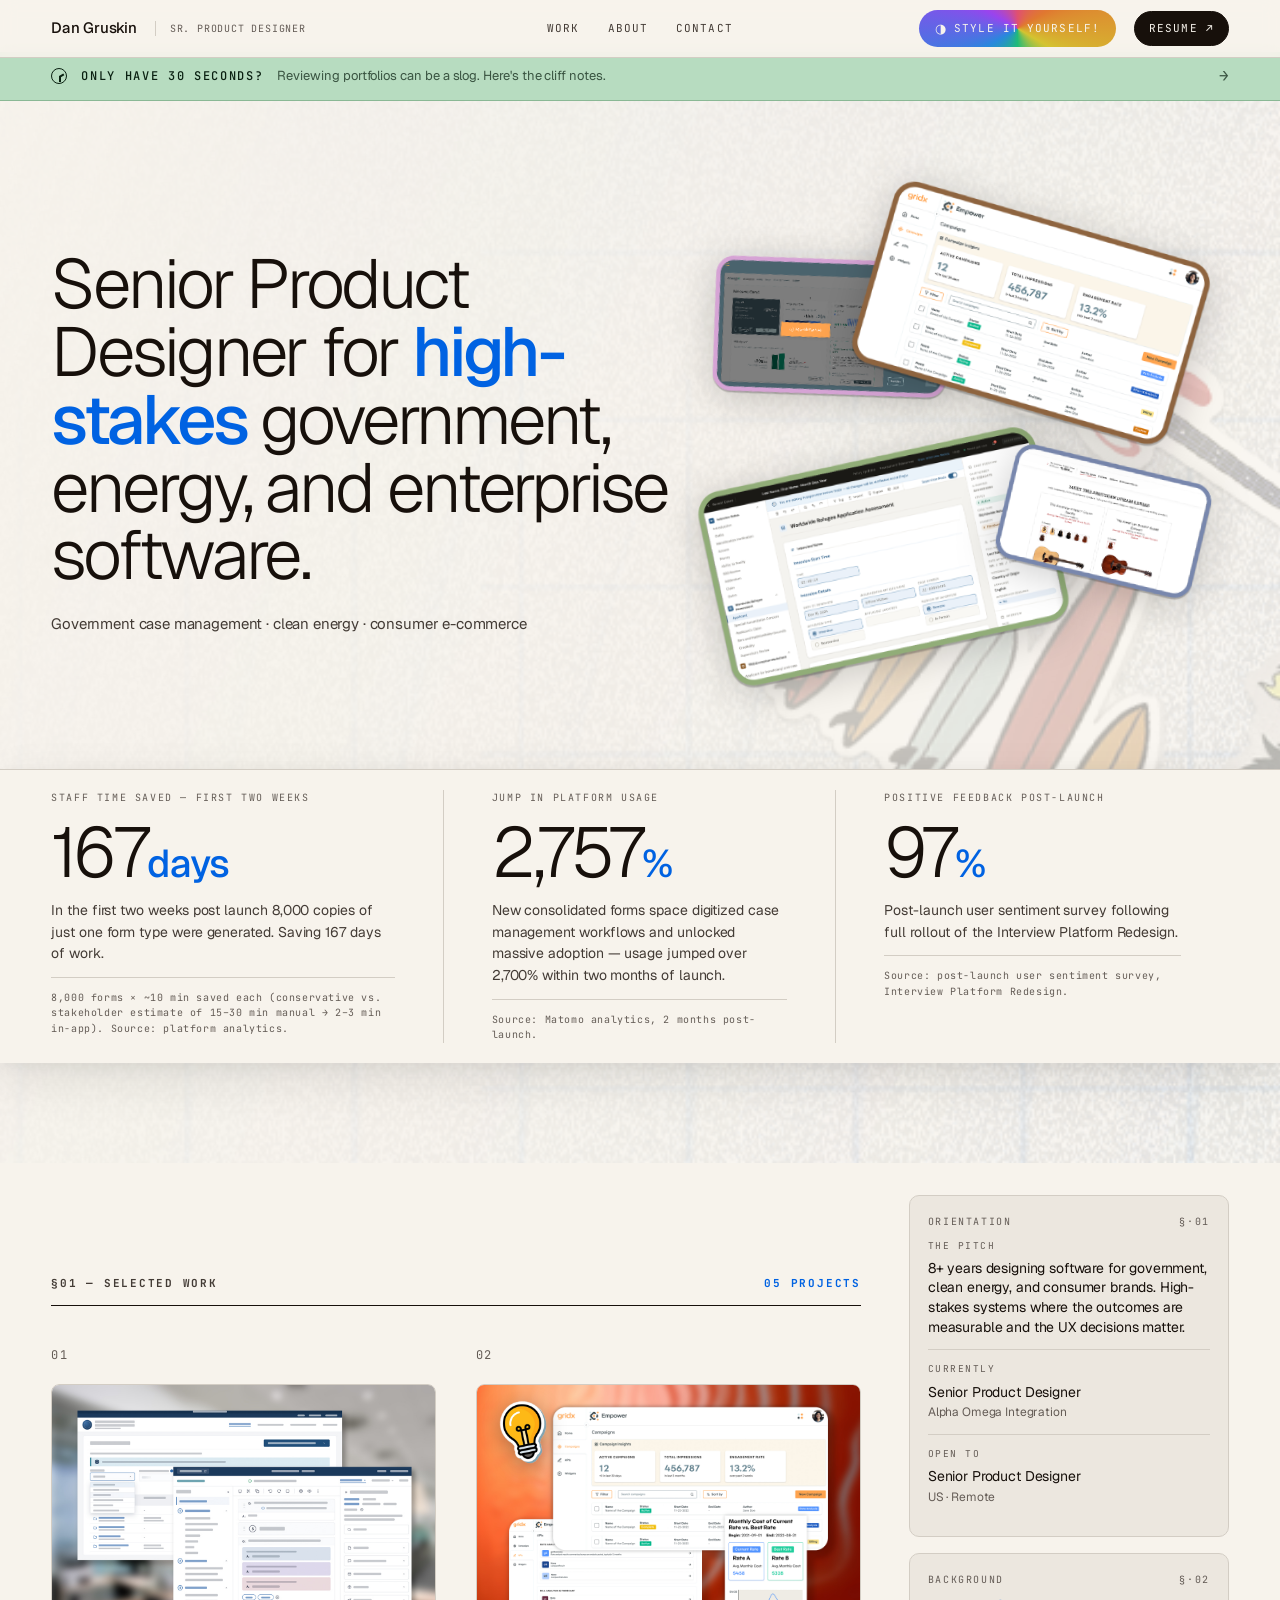
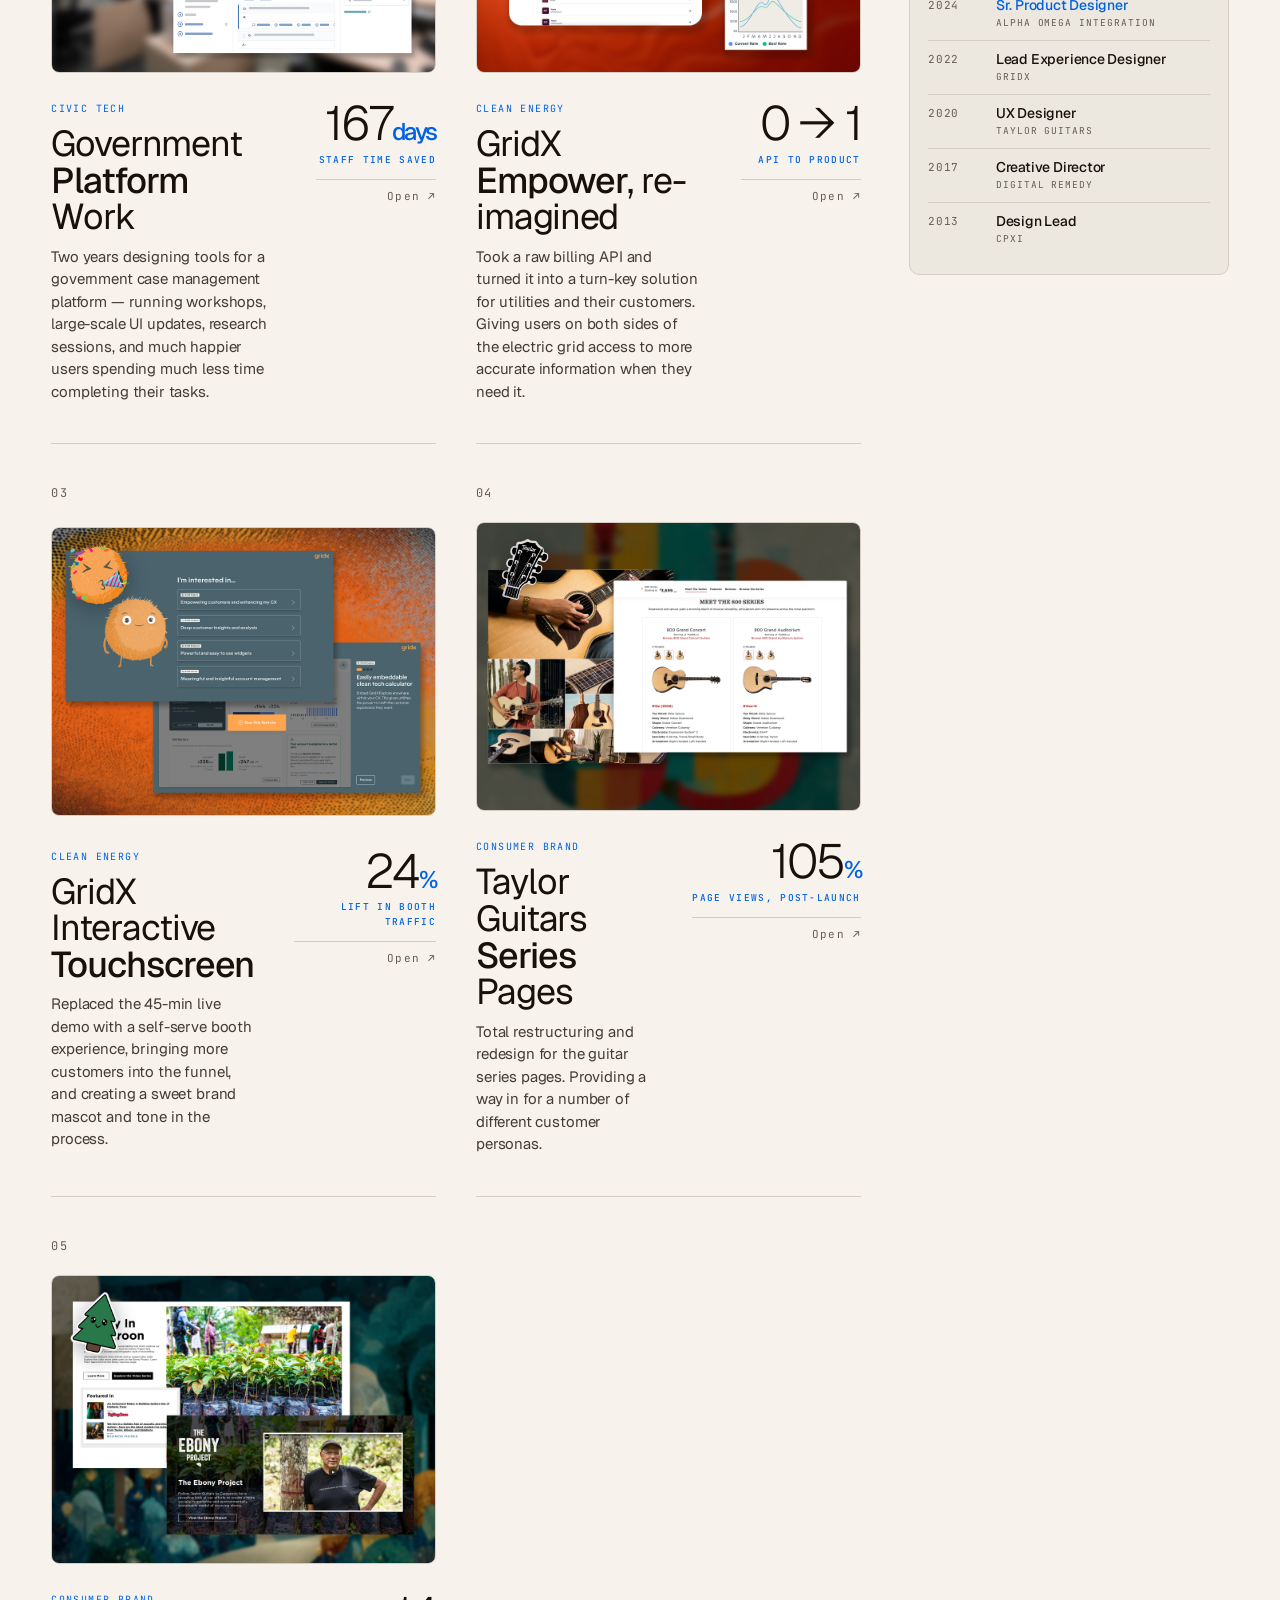
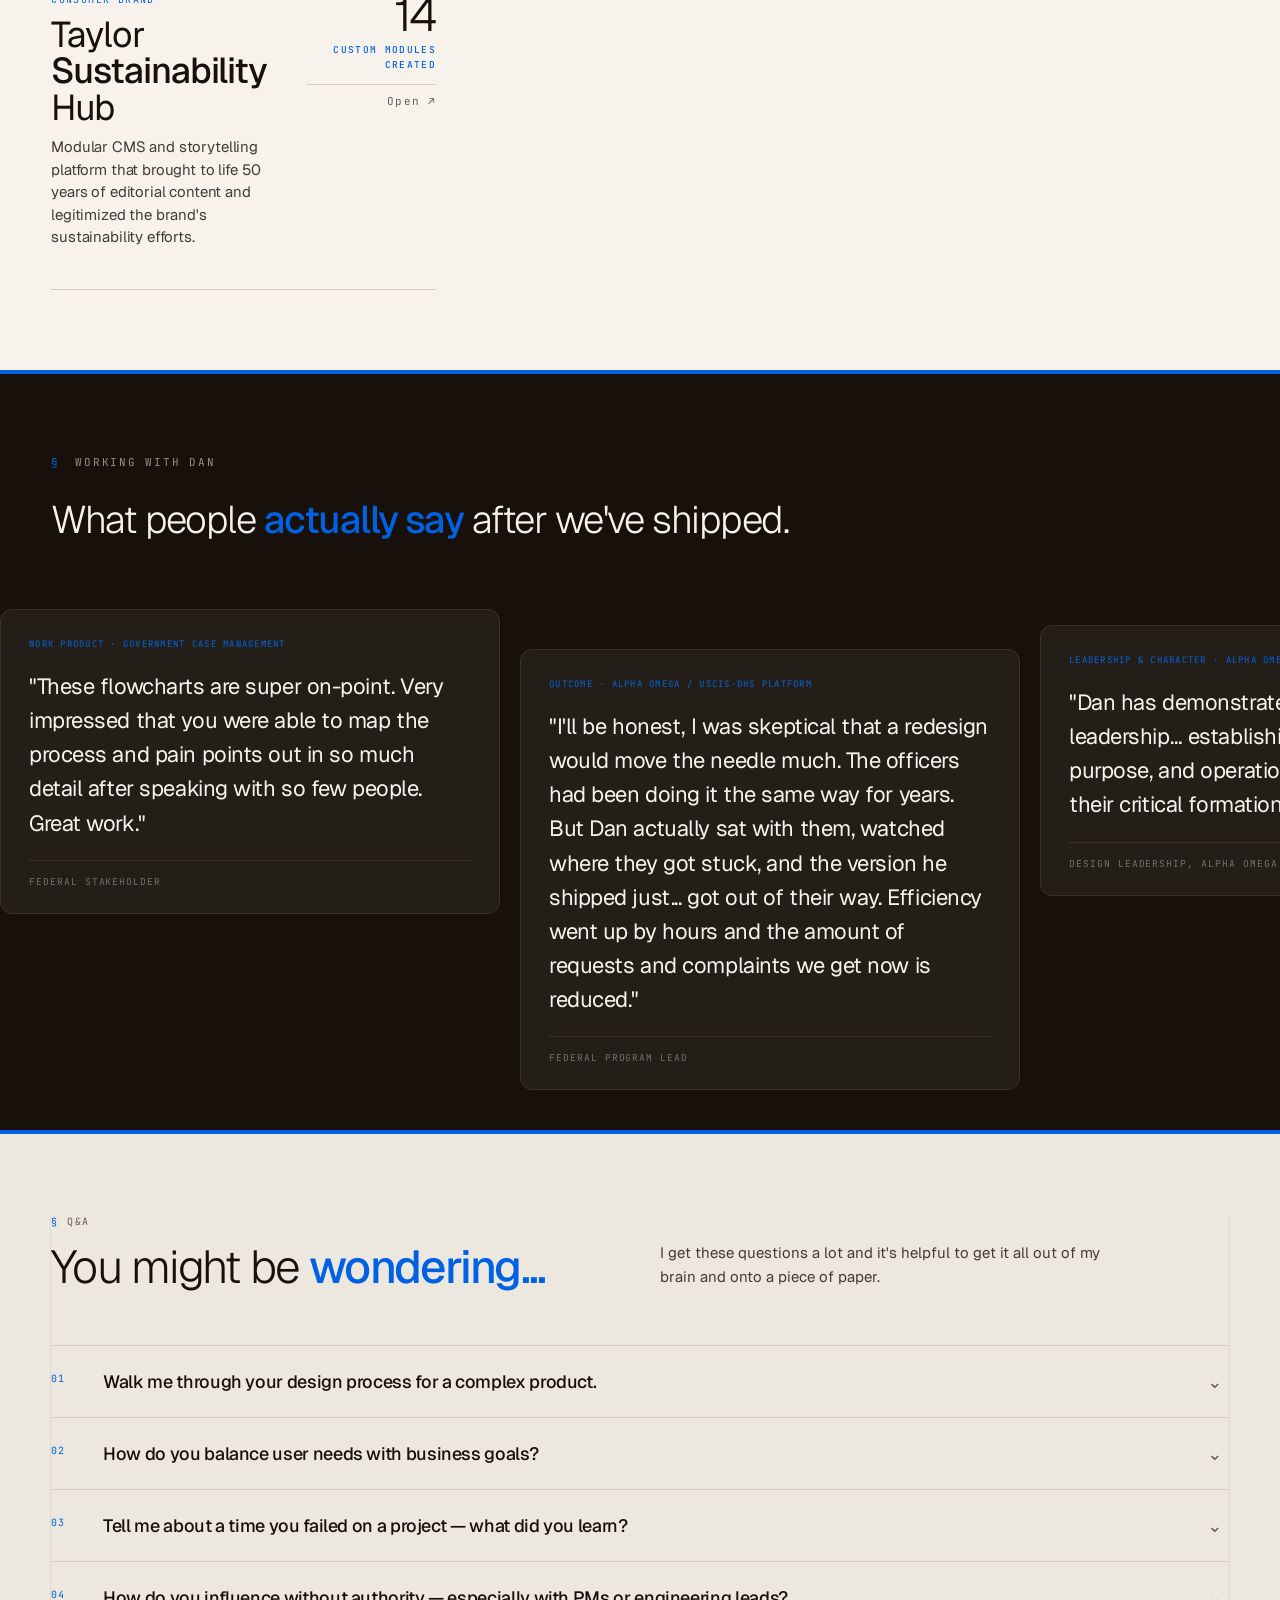
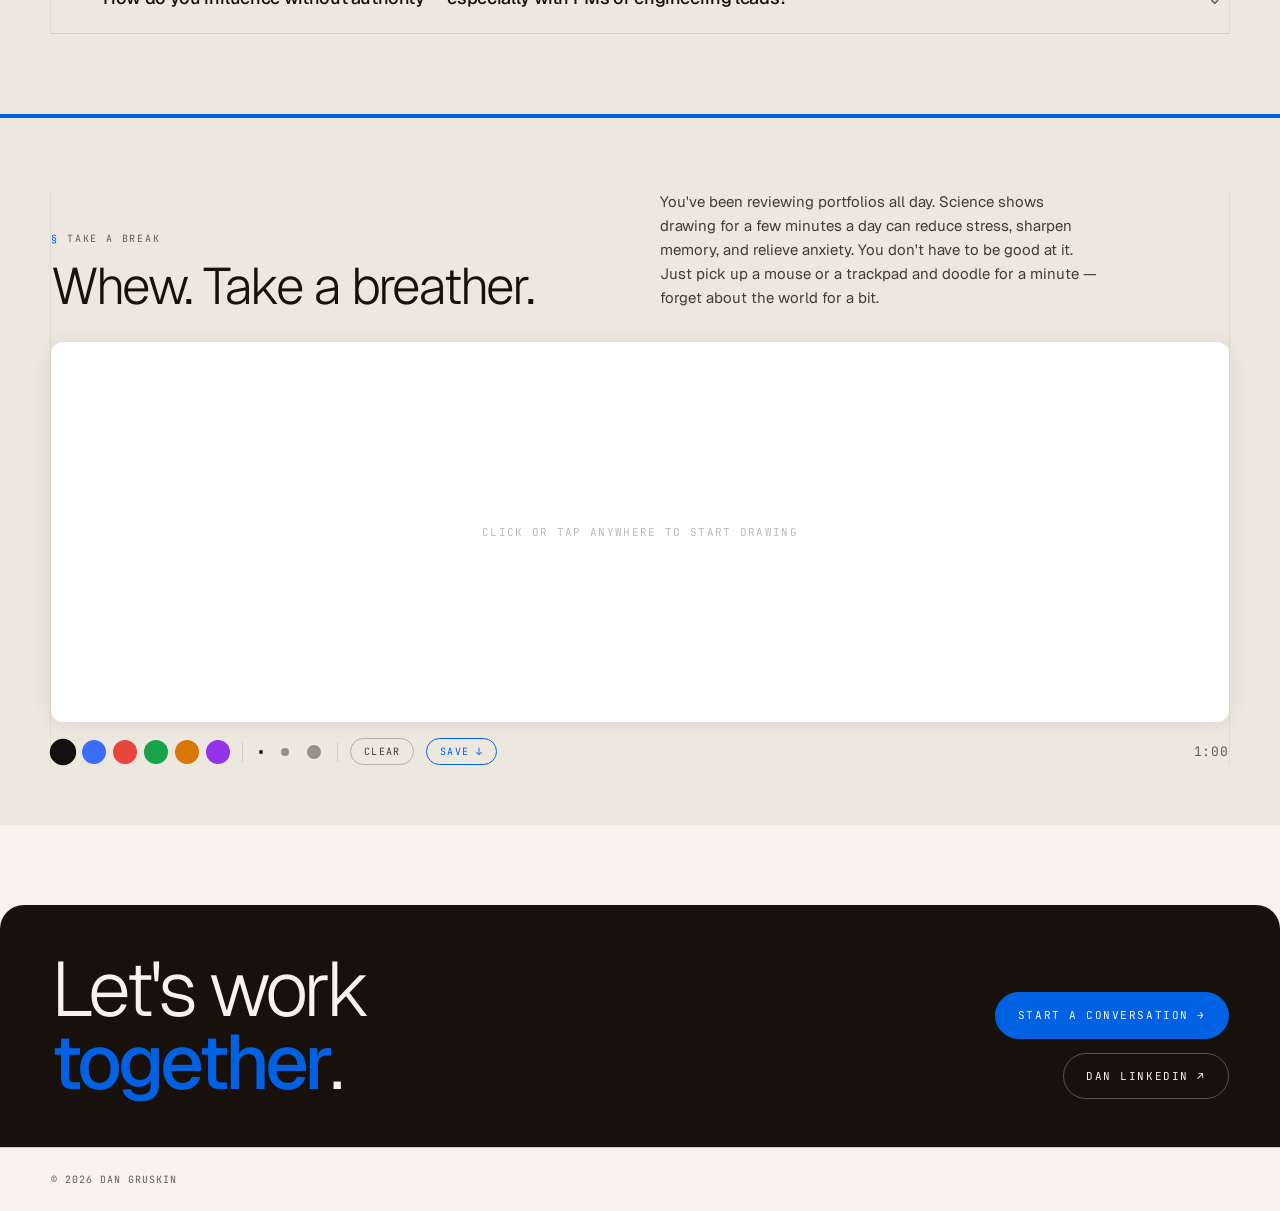
<file: index.html>
<!DOCTYPE html>
<html lang="en">
<head>
  <meta charset="UTF-8" />
  <!-- Google tag (gtag.js) -->
  <script async src="https://www.googletagmanager.com/gtag/js?id=G-0SSHKT8LPF"></script>
  <script>
    window.dataLayer = window.dataLayer || [];
    function gtag(){dataLayer.push(arguments);}
    gtag('js', new Date());
    gtag('config', 'G-0SSHKT8LPF');
  </script>
  <meta name="viewport" content="width=device-width, initial-scale=1" />
  <link rel="icon" href="favicon.ico" sizes="any" />
  <title>Dan Gruskin — Index-First</title>
  <link rel="preconnect" href="https://fonts.googleapis.com">
  <link rel="preconnect" href="https://fonts.gstatic.com" crossorigin>
  <link href="https://fonts.googleapis.com/css2?family=Geist:wght@200;300;400;500;600;700&family=JetBrains+Mono:wght@400;500&family=Playfair+Display:wght@400;500;600&family=Space+Mono:wght@400;700&display=swap" rel="stylesheet">
  <link rel="stylesheet" href="styles.css" />
  <link rel="stylesheet" href="style-switcher.css" />
  <script src="style-switcher.js"></script>
  <script src="https://mcp.figma.com/mcp/html-to-design/capture.js" async></script>
  <link rel="stylesheet" href="styles-thirty.css" />
  <style>
    /* ============== Index-first ============== */
    /* The hero is small. The work is the page. */
    html, body { background: var(--paper); }
    body { padding-top: 52px; }

    .masthead { display: none; }

    /* Hero strip — compact secondary banner with the punchline */
    .hero-strip {
      position: relative;
      padding: 100px var(--pad) 100px;
      display: flex;
      flex-direction: column;
    }
    .hero-top {
      display: grid;
      grid-template-columns: 1fr auto;
      align-items: center;
      gap: 32px;
      padding-bottom: 48px;
      position: relative;
      z-index: 1;
    }
    .hero-strip::before {
      content: "";
      position: absolute;
      inset: 0;
      background-image: url('img/homepage/header-bg-stickers.png');
      background-size: cover;
      background-position: center center;
      opacity: 0.5;
      z-index: 0;
    }
    .hero-strip > * {
      position: relative;
      z-index: 1;
    }
    .hero-strip h1 {
      font-family: var(--sans);
      font-weight: 300;
      font-size: clamp(40px, 5.4vw, 84px);
      line-height: 0.98;
      letter-spacing: -0.045em;
      max-width: 16ch;
    }
    .hero-strip h1 em { font-style: normal; font-weight: 500; color: var(--mark); }
    .hero-strip .meta { display: flex; flex-direction: column; gap: 8px; text-align: right; font-family: var(--mono); font-size: 10px; letter-spacing: 0.14em; text-transform: uppercase; color: var(--ink-3); white-space: nowrap; }
    .hero-strip .meta strong { color: var(--ink); font-weight: 500; }

    .hero-left { display: flex; flex-direction: column; gap: 24px; }
    .hero-sub {
      font-family: var(--sans);
      font-size: 15px;
      line-height: 1.5;
      letter-spacing: -0.01em;
      color: var(--ink-2);
      max-width: 52ch;
      margin: 0;
    }
    .hero-proof-strip {
      display: flex;
      flex-wrap: wrap;
      align-items: center;
      gap: 4px 14px;
      margin-top: 12px;
      font-family: var(--mono);
      font-size: 10px;
      letter-spacing: 0.1em;
      text-transform: uppercase;
      color: var(--ink-3);
    }
    .hero-proof-strip strong { color: var(--ink); font-weight: 500; font-style: normal; }
    .hero-proof-sep { color: var(--ink-3); opacity: 0.4; }

    /* Hero sticker collage */
    .hero-right {
      position: relative;
      width: clamp(360px, 44vw, 520px);
      height: clamp(360px, 44vw, 520px);
      flex-shrink: 0;
      align-self: center;
      overflow: visible;
    }
    .hero-sticker {
      position: absolute;
      transform: rotate(var(--r));
      transition: transform 0.3s cubic-bezier(0.34, 1.56, 0.64, 1);
      cursor: pointer;
    }
    .hero-sticker:hover {
      transform: rotate(calc(var(--r) + var(--hover-r, 3deg))) scale(1.05);
      z-index: 10 !important;
    }
    .sticker-inner {
      position: relative;
      animation: sticker-slap 0.65s ease-out both;
      animation-delay: var(--delay, 0s);
    }
    .sticker-inner img {
      width: 100%;
      display: block;
      filter: drop-shadow(0 6px 20px rgba(0,0,0,0.2));
    }
    .sticker-overlay {
      position: absolute;
      inset: 0;
      background: var(--overlay-bg, rgba(0,0,0,0.6));
      border-radius: 14px;
      display: flex;
      align-items: center;
      justify-content: center;
      opacity: 0;
      transition: opacity 0.2s ease;
      color: #fff;
      font-family: var(--sans);
      font-weight: 500;
      font-size: clamp(12px, 1.1vw, 15px);
      text-align: center;
      padding: 16px;
      letter-spacing: -0.01em;
      line-height: 1.3;
      pointer-events: none;
    }
    .hero-sticker:hover .sticker-overlay { opacity: 1; }
    /* touchscreen: medium, top-left */
    .hs-touchscreen { top: 48px;  left: 0;    width: 244px; z-index: 2; }
    /* empower: largest, top-right, overlaps touchscreen */
    .hs-empower     { top: -13px; left: 144px; width: 356px; z-index: 4; }
    /* govt: large, bottom-left, overlaps touchscreen */
    .hs-govt        { top: 231px; left: -10px; width: 369px; z-index: 1; }
    /* taylor: smallest, bottom-right, overlaps empower and govt */
    .hs-taylor      { top: 250px; left: 288px; width: 213px; z-index: 3; }

    @keyframes sticker-slap {
      0%   { transform: scale(0.6)  translateY(-18px); opacity: 0; }
      55%  { transform: scale(1.07) translateY(4px);   opacity: 1; }
      75%  { transform: scale(0.97) translateY(-2px); }
      90%  { transform: scale(1.01) translateY(0); }
      100% { transform: scale(1)    translateY(0); }
    }

    /* The main event — the ledger */
    .index-grid {
      padding: 32px var(--pad) 0;
      display: grid;
      grid-template-columns: 1fr 320px;
      gap: 48px;
      align-items: start;
    }

    .ledger {
      display: grid;
      grid-template-columns: 1fr 1fr;
      column-gap: 40px;
    }
    .ledger > h2 {
      grid-column: 1 / -1;
      font-family: var(--mono);
      font-size: 11px;
      letter-spacing: 0.16em;
      text-transform: uppercase;
      color: var(--ink-2);
      padding-bottom: 14px;
      margin-bottom: 0;
      border-bottom: 1px solid var(--ink);
      display: flex; justify-content: space-between;
    }
    .ledger > h2 .count { color: var(--mark); }

    .l-row {
      display: grid;
      grid-template-columns: 1fr auto;
      grid-template-areas:
        "num  num"
        "thumb thumb"
        "title metric";
      column-gap: 40px;
      padding: 40px 0;
      border-bottom: 1px solid var(--rule);
      transition: background .2s;
      cursor: pointer;
      position: relative;
    }
    .l-row::before {
      content: "";
      position: absolute;
      left: -16px; top: 0; bottom: 0;
      width: 3px;
      background: var(--mark);
      transform: scaleY(0);
      transform-origin: center;
      transition: transform .3s cubic-bezier(.22,1,.36,1);
    }
    /* Negative-margin hover only on pointer devices — touch briefly fires :hover
       on tap and the margin: 0 -12px causes a horizontal scroll flash on mobile. */
    @media (hover: hover) and (pointer: fine) {
      .l-row:hover { background: var(--paper-2); padding-left: 20px; padding-right: 20px; margin: 0 -20px; border-radius: 8px; }
      .l-row:hover::before { transform: scaleY(0.6); left: -4px; }
      .l-row:hover .l-thumb { transform: scale(1.01); }
    }

    .l-num { grid-area: num; font-family: var(--mono); font-size: 12px; letter-spacing: 0.12em; color: var(--ink-3); margin-bottom: 20px; }
    .l-title { grid-area: title; display: flex; flex-direction: column; gap: 10px; padding-top: 28px; }
    .l-title .cat { font-family: var(--mono); font-size: 10px; letter-spacing: 0.14em; text-transform: uppercase; color: var(--mark); }
    .l-title .tt {
      font-family: var(--sans);
      font-weight: 400;
      font-size: clamp(26px, 2.8vw, 40px);
      line-height: 1.02;
      letter-spacing: -0.03em;
    }
    .l-title .tt em { font-style: normal; font-weight: 500; }
    .l-title .l-blurb {
      font-size: 15px;
      line-height: 1.5;
      color: var(--ink-2);
      letter-spacing: -0.01em;
      max-width: none;
      margin: 0;
    }
    .l-metric { grid-area: metric; text-align: right; display: flex; flex-direction: column; align-items: flex-end; gap: 6px; min-width: 120px; padding-top: 28px; }
    .l-metric .n { font-family: var(--sans); font-weight: 300; font-size: 48px; line-height: 0.95; letter-spacing: -0.045em; }
    .l-metric .n .u { font-size: 0.5em; color: var(--mark); font-weight: 500; }
    .l-metric .sub { font-family: var(--mono); font-size: 9.5px; letter-spacing: 0.14em; text-transform: uppercase; color: var(--mark); font-weight: 500; }
    .l-metric .l-arrow {
      font-family: var(--mono); font-size: 11px; letter-spacing: 0.1em; color: var(--ink-3);
      margin-top: 6px; padding-top: 8px;
      border-top: 1px solid var(--rule);
      width: 100%; text-align: right;
      transition: color .2s, border-color .2s;
    }
    @media (hover: hover) and (pointer: fine) {
      .l-row:hover .l-metric .l-arrow { color: var(--mark); border-color: var(--mark); }
    }

    /* ─── Government hub: grouped sub-rows ─── */
    .l-sub-group {
      background: var(--paper-2);
      border-bottom: 1px solid var(--rule);
    }
    .l-row--hub { border-bottom: 1px solid var(--rule-2); }
    .l-row--sub {
      grid-template-columns: 20px 160px 1fr auto;
      grid-template-areas: "num thumb title metric";
      align-items: center;
      gap: 16px;
      padding: 14px 0 14px 24px;
      border-bottom: 1px solid var(--rule-2);
      background: var(--paper-2);
    }
    .l-row--sub:last-child { border-bottom: none; }
    .l-row--sub .l-num { font-size: 18px; color: var(--rule); letter-spacing: 0; }
    .l-row--sub .l-title .tt { font-size: 20px; }
    .l-row--sub .l-blurb { font-size: 13px; }
    .l-row--sub .l-metric .n { font-size: 32px; }
    .l-row--sub .l-thumb-wrap { width: 160px; }
    .l-row--sub .l-thumb { width: 160px; height: 106px; }
    .l-row--sub .l-stamp { display: none; }
    @media (hover: hover) and (pointer: fine) {
      .l-row--sub:hover { background: var(--paper-3); padding: 14px 0 14px 24px; margin: 0; border-radius: 0; }
      .l-row--sub:hover::before { transform: none; }
    }

    /* Right rail — sticky about + signals */
    .rail {
      position: sticky;
      top: 28px;
      bottom: 28px;
      display: flex;
      flex-direction: column;
      gap: 16px;
      padding-bottom: 48px;
    }
    .r-card {
      background: var(--paper-2);
      border: 1px solid var(--rule);
      border-radius: 10px;
      padding: 18px;
    }
    .r-card.dark { background: var(--ink); color: var(--paper); border-color: var(--ink); }
    .r-card .label {
      font-family: var(--mono); font-size: 10px; letter-spacing: 0.16em; text-transform: uppercase;
      color: var(--ink-3); margin-bottom: 10px;
      display: flex; justify-content: space-between;
    }
    .r-card.dark .label { color: oklch(0.78 0.005 60); }
    .r-card p { font-size: 14px; line-height: 1.45; letter-spacing: -0.01em; color: var(--ink-2); margin-bottom: 10px; }
    .r-card.dark p { color: var(--paper); opacity: 0.86; }
    .r-card p em { color: var(--ink); font-style: normal; font-weight: 500; }
    .r-card.dark p em { color: var(--mark); }

    /* Orientation card (pitch / currently / open to) */
    .r-orient { display: flex; flex-direction: column; }
    .r-orient .row {
      padding: 12px 0;
      border-top: 1px solid var(--rule);
    }
    .r-orient .row:first-child { border-top: 0; padding-top: 0; }
    .r-orient .k {
      font-family: var(--mono); font-size: 9.5px; letter-spacing: 0.16em; text-transform: uppercase;
      color: var(--ink-3); margin-bottom: 6px;
    }
    .r-orient .v {
      font-size: 14px; line-height: 1.4; letter-spacing: -0.01em; color: var(--ink);
    }
    .r-orient .v em { color: var(--mark); font-style: normal; font-weight: 500; }
    .r-orient .v .muted { color: var(--ink-3); font-size: 12px; }

    /* Mini timeline list */
    .r-time {
      display: flex; flex-direction: column; gap: 0;
    }
    .r-time .mk {
      display: grid;
      grid-template-columns: 56px 1fr;
      gap: 12px;
      padding: 10px 0;
      border-top: 1px solid var(--rule);
    }
    .r-time .mk:first-child { border-top: 0; padding-top: 0; }
    .r-time .y { font-family: var(--mono); font-size: 11px; letter-spacing: 0.08em; color: var(--ink-3); }
    .r-time .r { font-size: 14px; font-weight: 500; line-height: 1.2; letter-spacing: -0.015em; }
    .r-time .p { font-family: var(--mono); font-size: 9.5px; letter-spacing: 0.1em; text-transform: uppercase; color: var(--ink-3); margin-top: 2px; }

    /* Mini stats */
    .r-stats {
      display: grid; grid-template-columns: 1fr 1fr; gap: 10px;
    }
    .r-stats .cell {
      background: var(--paper);
      border: 1px solid var(--rule);
      border-radius: 6px;
      padding: 10px 12px;
    }
    .r-stats .cell .n { font-family: var(--sans); font-weight: 300; font-size: 24px; letter-spacing: -0.035em; line-height: 1; }
    .r-stats .cell .n .u { font-size: 0.6em; color: var(--mark); font-weight: 500; }
    .r-stats .cell .l { font-family: var(--mono); font-size: 9px; letter-spacing: 0.12em; text-transform: uppercase; color: var(--ink-3); margin-top: 4px; }

    /* ─── "30-second tour" banner — mirrors the live page's pill ─── */
    .banner-rush {
      background: oklch(0.86 0.055 152);
      color: oklch(0.22 0.04 152);
      border-bottom: 1px solid oklch(0.74 0.07 152);
      cursor: pointer;
      transition: background .25s, gap .25s;
      display: block;
    }
    .banner-rush:hover { background: oklch(0.82 0.075 152); }
    .banner-rush .inner {
      max-width: 1480px;
      margin: 0 auto;
      padding: 12px var(--pad);
      display: flex;
      align-items: center;
      gap: 14px;
    }
    .banner-rush:hover .inner { gap: 18px; }

    /* Mini ticking clock face, same construction as the pill on index.html */
    .banner-rush .clock {
      width: 16px; height: 16px;
      border: 1.6px solid currentColor;
      border-radius: 50%;
      position: relative;
      flex-shrink: 0;
    }
    .banner-rush .clock::before,
    .banner-rush .clock::after {
      content: "";
      position: absolute;
      background: currentColor;
      left: 50%; top: 50%;
      transform-origin: 0 0;
    }
    .banner-rush .clock::before {
      width: 5px; height: 1.6px;
      transform: rotate(-30deg);
    }
    .banner-rush .clock::after {
      width: 1.6px; height: 6px;
      transform: rotate(0deg);
      animation: banner-tick 2.4s steps(60) infinite;
    }
    @keyframes banner-tick { to { transform: rotate(360deg); } }

    .banner-rush .primary {
      font-family: var(--mono); font-size: 12px; letter-spacing: 0.14em; text-transform: uppercase;
      font-weight: 500;
    }
    .banner-rush .secondary {
      font-family: var(--sans);
      font-size: 13px;
      letter-spacing: -0.005em;
      font-weight: 400;
      opacity: 0.72;
    }
    .banner-rush:hover .secondary { opacity: 0.92; }
    .banner-rush .arrow {
      font-family: var(--mono);
      margin-left: auto;
      opacity: 0.7;
      transition: transform .25s, opacity .25s;
    }
    .banner-rush:hover .arrow { transform: translateX(3px); opacity: 1; }

    /* ─── Thumbnails in the ledger ─── */
    .l-thumb-wrap {
      grid-area: thumb;
      position: relative;
      width: 100%;
      overflow: hidden;
      border-radius: 8px;
    }
    .l-stamp {
      position: absolute;
      width: 64px;
      height: 64px;
      top: 16px;
      left: 16px;
      z-index: 2;
      pointer-events: none;
      filter: drop-shadow(0 4px 10px rgba(0,0,0,0.30));
      transition: transform .4s cubic-bezier(.22,1,.36,1);
    }
    @media (hover: hover) and (pointer: fine) {
      .l-row:hover .l-stamp { transform: rotate(15deg); }
    }
    .l-thumb {
      width: 100%;
      height: auto;
      border-radius: 8px;
      background: var(--paper-2);
      border: 1px solid var(--rule);
      object-fit: cover;
      display: block;
      transition: transform .5s cubic-bezier(.22,1,.36,1);
    }
    .l-thumb.placeholder {
      display: flex; align-items: center; justify-content: center;
      font-family: var(--mono); font-size: 11px; letter-spacing: 0.14em; color: var(--ink-3);
      background: linear-gradient(135deg, var(--paper-2), var(--paper-3));
    }

    /* ─── Hero stats bar ─── */
    .hero-stats {
      position: relative;
      z-index: 10;
      background: var(--paper);
      padding: 20px 0;
      margin: 0 calc(-1 * var(--pad));
      border-top: 1px solid var(--rule);
      box-shadow:
        0 16px 48px rgba(0,0,0,0.09),
        0  4px 16px rgba(0,0,0,0.05);
    }
    .hero-stats-inner {
      padding: 0 var(--pad);
      display: grid;
      grid-template-columns: 1fr 1fr 1fr;
    }
    .hs-col {
      padding: 0 48px;
      border-right: 1px solid var(--rule);
    }
    .hs-col:first-child { padding-left: 0; }
    .hs-col:last-child { border-right: none; }
    .hs-label {
      font-family: var(--mono);
      font-size: 10px;
      letter-spacing: 0.16em;
      text-transform: uppercase;
      color: var(--ink-3);
      margin-bottom: 14px;
    }
    .hs-number {
      font-family: var(--sans);
      font-weight: 300;
      font-size: clamp(44px, 5.5vw, 72px);
      line-height: 0.95;
      letter-spacing: -0.045em;
      color: var(--ink);
      margin-bottom: 14px;
    }
    .hs-unit {
      font-size: 0.55em;
      color: var(--mark);
      font-weight: 500;
      letter-spacing: -0.02em;
    }
    .hs-desc {
      font-size: 14px;
      line-height: 1.55;
      color: var(--ink-2);
      letter-spacing: -0.005em;
      max-width: 38ch;
    }
    .metric-note {
      font-family: var(--mono);
      font-size: 10px;
      letter-spacing: 0.06em;
      color: var(--ink-3);
      line-height: 1.55;
      margin-top: 12px;
      padding-top: 12px;
      border-top: 1px solid var(--rule);
    }
    @media (max-width: 900px) {
      .hero-stats-inner {
        grid-template-columns: 1fr 1fr;
      }
      .hs-col:nth-child(2) { border-right: none; }
      .hs-col:nth-child(3) {
        grid-column: 1 / -1;
        border-right: none;
        border-top: 1px solid var(--rule);
        padding-top: 32px;
      }
    }
    @media (max-width: 600px) {
      .hero-stats-inner { grid-template-columns: 1fr; }
      .hs-col {
        border-right: none;
        border-top: 1px solid var(--rule);
        padding: 28px 0 32px;
      }
      .hs-col:first-child { border-top: none; }
      .hs-col:nth-child(2) { border-right: none; }
      .hs-col:nth-child(3) { border-top: 1px solid var(--rule); }
      .hs-number { font-size: clamp(52px, 14vw, 72px); }
    }

    /* Footer band */

    /* ============== Responsive — tablet (≤900px) ============== */
    @media (max-width: 900px) {
      .index-grid {
        grid-template-columns: 1fr;
        padding-top: 24px;
        gap: 32px;
      }
      .rail {
        position: static;
        display: grid;
        grid-template-columns: 1fr 1fr;
        gap: 16px;
      }
      .hero-strip {
        padding: 36px var(--pad) 0;
      }
      .hero-top {
        grid-template-columns: 1fr;
        gap: 16px;
        padding-bottom: 32px;
      }
      .hero-right { display: none; }
      .hero-strip .meta {
        text-align: left;
        flex-direction: row;
        gap: 20px;
      }
    }

    /* ============== Responsive — mobile (≤600px) ============== */
    @media (max-width: 600px) {
      body { padding-top: 48px; }

      .ledger { padding-top: 40px; }

      .hero-strip h1 { font-size: clamp(32px, 8vw, 52px); }
      .hero-strip .meta { flex-direction: column; gap: 4px; }

      .l-row {
        grid-template-columns: 1fr;
        grid-template-areas: "num" "thumb" "title" "metric";
        gap: 0;
        padding: 28px 0;
      }
      .l-num { margin-bottom: 12px; }
      .l-row--sub { grid-template-columns: 1fr; padding-left: 14px; }
      .l-row--sub .l-thumb-wrap { width: 100%; }
      .l-row--sub .l-thumb { width: 100%; height: 130px; }
      .l-thumb {
        height: auto;
      }
      .l-title { padding-top: 16px; }
      .l-title .tt { font-size: 28px; }
      .l-metric {
        text-align: left;
        align-items: flex-start;
        min-width: 0;
        padding-top: 16px;
      }
      .l-metric .n { font-size: 36px; }
      .l-metric .l-arrow { width: auto; border-top: none; padding-top: 0; margin-top: 0; }

      .rail {
        grid-template-columns: 1fr;
      }

      .banner-rush .secondary { display: none; }

    }

    /* ============== AI section ============== */

    /* ============================================================
       INTERVIEW Q&A
    ============================================================ */
    .qa-section {
      border-top: 4px solid var(--mark);
      background: var(--paper-2);
      padding: 80px 0;
    }
    .qa-header {
      display: grid;
      grid-template-columns: 1fr 1fr;
      gap: 40px;
      align-items: end;
      margin-bottom: 56px;
    }
    .qa-eyebrow {
      font-family: var(--mono);
      font-size: 10px;
      letter-spacing: 0.18em;
      text-transform: uppercase;
      color: var(--ink-3);
      margin-bottom: 16px;
    }
    .qa-eyebrow-num { color: var(--mark); }
    .qa-headline {
      font-family: var(--sans);
      font-weight: 300;
      font-size: clamp(32px, 3.6vw, 54px);
      letter-spacing: -0.04em;
      line-height: 0.96;
      color: var(--ink);
      margin: 0;
    }
    .qa-headline em { font-style: normal; font-weight: 500; color: var(--mark); }
    .qa-subhead {
      font-family: var(--sans);
      font-size: 15px;
      line-height: 1.6;
      color: var(--ink-2);
      max-width: 44ch;
      margin: 0;
      align-self: end;
    }
    .qa-list { border-top: 1px solid var(--rule); }
    .qa-item { border-bottom: 1px solid var(--rule); }
    .qa-trigger {
      display: grid;
      grid-template-columns: 36px 1fr 28px;
      gap: 16px;
      align-items: center;
      padding: 22px 0;
      cursor: pointer;
      background: none;
      border: none;
      width: 100%;
      text-align: left;
    }
    .qa-trigger:hover .qa-question { color: var(--mark); }
    .qa-num {
      font-family: var(--mono);
      font-size: 10px;
      letter-spacing: 0.12em;
      color: var(--mark);
      align-self: start;
      margin-top: 3px;
    }
    .qa-question {
      font-family: var(--sans);
      font-size: clamp(15px, 1.4vw, 18px);
      font-weight: 500;
      letter-spacing: -0.02em;
      color: var(--ink);
      transition: color .2s;
    }
    .qa-chevron {
      color: var(--ink-3);
      font-size: 18px;
      transition: transform .38s cubic-bezier(.22,1,.36,1), color .2s;
      display: flex;
      align-items: center;
      justify-content: center;
    }
    .qa-item.open .qa-chevron { transform: rotate(180deg); color: var(--mark); }
    .qa-body {
      display: grid;
      grid-template-rows: 0fr;
      transition: grid-template-rows .42s cubic-bezier(.22,1,.36,1);
    }
    .qa-item.open .qa-body { grid-template-rows: 1fr; }
    .qa-body-inner { overflow: hidden; min-height: 0; }
    .qa-answer {
      padding: 0 0 32px 52px;
      display: flex;
      flex-direction: column;
      gap: 14px;
    }
    .qa-answer p {
      font-family: var(--sans);
      font-size: 15px;
      line-height: 1.65;
      color: var(--ink-2);
      letter-spacing: -0.005em;
      margin: 0;
    }
    .qa-answer p strong { color: var(--ink); font-weight: 500; }
    .qa-answer .qa-short {
      font-family: var(--mono);
      font-size: 11px;
      letter-spacing: 0.04em;
      color: var(--ink-3);
      padding: 12px 16px;
      border-left: 2px solid var(--mark);
      background: var(--paper-2);
      border-radius: 0 6px 6px 0;
      line-height: 1.7;
    }
    .qa-answer--split {
      display: grid;
      grid-template-columns: 1fr 1fr;
      gap: 32px;
      align-items: start;
    }
    .qa-answer--split .qa-answer-text {
      display: flex;
      flex-direction: column;
      gap: 14px;
    }
    .qa-answer-img img {
      width: 100%;
      height: auto;
      border-radius: 10px;
      display: block;
    }
    @media (max-width: 700px) {
      .qa-header { grid-template-columns: 1fr; gap: 20px; }
      .qa-answer { padding-left: 0; }
      .qa-trigger { grid-template-columns: 28px 1fr 24px; gap: 10px; }
      .qa-answer--split { grid-template-columns: 1fr; }
    }

    /* ============================================================
       WORKING WITH DAN — TESTIMONIALS
    ============================================================ */
    .testimonials {
      border-top: 4px solid var(--mark);
      padding: 80px 0 0;
      overflow: hidden;
      background: var(--ink);
    }
    .testimonials-inner {
      max-width: 1480px;
      margin: 0 auto;
      padding: 0 var(--pad);
      margin-bottom: 56px;
    }
    .testimonials .section-eyebrow .label { color: oklch(0.65 0.010 60); }
    .testimonials .section-eyebrow .rule  { border-color: oklch(0.30 0.012 60); }
    .testimonials-lede {
      font-family: var(--sans);
      font-weight: 300;
      font-size: clamp(28px, 3vw, 44px);
      letter-spacing: -0.04em;
      line-height: 1.1;
      color: var(--paper);
      margin-bottom: 0;
    }
    .testimonials-lede em { font-style: normal; font-weight: 500; color: var(--mark); }
    /* Scrolling quote cards */
    .tq-track {
      width: 100%;
      overflow: hidden;
      padding: 12px 0 80px;
    }
    .tq-belt {
      display: flex;
      gap: 20px;
      width: max-content;
      animation: tq-scroll 65s linear infinite;
      align-items: flex-start;
    }
    .tq-track:hover .tq-belt { animation-play-state: paused; }
    @keyframes tq-scroll {
      from { transform: translateX(0); }
      to   { transform: translateX(-50%); }
    }
    .tq-card {
      width: 500px;
      flex-shrink: 0;
      background: oklch(0.24 0.014 60);
      border: 1px solid oklch(0.32 0.014 60);
      border-radius: 12px;
      padding: 28px 28px 24px;
      display: flex;
      flex-direction: column;
    }
    .tq-card:nth-child(5n+1) { transform: translateY(0px);  }
    .tq-card:nth-child(5n+2) { transform: translateY(40px); }
    .tq-card:nth-child(5n+3) { transform: translateY(16px); }
    .tq-card:nth-child(5n+4) { transform: translateY(56px); }
    .tq-card:nth-child(5n)   { transform: translateY(28px); }
    .tq-context {
      font-family: var(--mono);
      font-size: 9px;
      letter-spacing: 0.14em;
      text-transform: uppercase;
      color: var(--mark);
      margin-bottom: 18px;
    }
    .tq-quote {
      font-family: var(--sans);
      font-size: 22px;
      font-weight: 400;
      line-height: 1.55;
      color: var(--paper);
      letter-spacing: -0.02em;
      flex: 1;
      margin: 0 0 20px;
    }
    .tq-attribution {
      font-family: var(--mono);
      font-size: 9.5px;
      letter-spacing: 0.1em;
      text-transform: uppercase;
      color: oklch(0.55 0.010 60);
      padding-top: 14px;
      border-top: 1px solid oklch(0.32 0.014 60);
      margin-top: auto;
    }
    @media (max-width: 600px) {
      .testimonials-lede { font-size: clamp(26px, 6vw, 36px); }
    }

    /* ============================================================
       DOODLE BREAK
    ============================================================ */
    .doodle-section {
      border-top: 4px solid var(--mark);
      background: var(--paper-2);
      padding: 72px 0 60px;
    }
    .doodle-header {
      display: grid;
      grid-template-columns: 1fr 1fr;
      gap: 40px;
      align-items: end;
      margin-bottom: 32px;
    }
    .doodle-eyebrow {
      font-family: var(--mono);
      font-size: 10px;
      letter-spacing: 0.18em;
      text-transform: uppercase;
      color: var(--ink-3);
      margin-bottom: 16px;
      display: flex;
      align-items: center;
      gap: 8px;
    }
    .doodle-eyebrow-num { color: var(--mark); }
    .doodle-headline {
      font-family: var(--sans);
      font-weight: 300;
      font-size: clamp(36px, 4vw, 60px);
      letter-spacing: -0.04em;
      line-height: 0.95;
      color: var(--ink);
      margin: 0;
    }
    .doodle-body {
      font-family: var(--sans);
      font-size: 15px;
      line-height: 1.6;
      color: var(--ink-2);
      max-width: 44ch;
      margin: 0;
      align-self: end;
    }
    /* Canvas */
    .doodle-wrap {
      position: relative;
      border-radius: 12px;
      overflow: hidden;
      box-shadow: 0 2px 20px oklch(0 0 0 / 0.08);
    }
    #doodle-canvas {
      display: block;
      width: 100%;
      height: 380px;
      cursor: crosshair;
      background: #fff;
      touch-action: none;
    }
    .doodle-hint {
      position: absolute;
      inset: 0;
      display: flex;
      align-items: center;
      justify-content: center;
      font-family: var(--mono);
      font-size: 11px;
      letter-spacing: 0.12em;
      text-transform: uppercase;
      color: #bbb;
      pointer-events: none;
      transition: opacity .4s;
    }
    .doodle-hint.hidden { opacity: 0; }
    /* Controls */
    .doodle-controls {
      display: flex;
      align-items: center;
      gap: 12px;
      margin-top: 16px;
      flex-wrap: wrap;
    }
    .doodle-colors { display: flex; gap: 7px; align-items: center; }
    .doodle-color {
      width: 24px;
      height: 24px;
      border-radius: 50%;
      background: var(--dc);
      border: 2px solid transparent;
      cursor: pointer;
      transition: transform .15s, border-color .15s;
      padding: 0;
    }
    .doodle-color:hover { transform: scale(1.15); }
    .doodle-color.active {
      border-color: var(--ink);
      transform: scale(1.1);
    }
    .doodle-sizes { display: flex; gap: 10px; align-items: center; }
    .doodle-size {
      background: transparent;
      border: none;
      cursor: pointer;
      padding: 4px;
      display: flex;
      align-items: center;
      justify-content: center;
      border-radius: 50%;
      transition: opacity .15s;
      opacity: 0.4;
    }
    .doodle-size.active { opacity: 1; }
    .doodle-size:hover { opacity: 0.75; }
    .doodle-size span {
      display: block;
      border-radius: 50%;
      background: var(--ink);
    }
    .doodle-size:nth-child(1) span { width: 4px;  height: 4px;  }
    .doodle-size:nth-child(2) span { width: 8px;  height: 8px;  }
    .doodle-size:nth-child(3) span { width: 14px; height: 14px; }
    .doodle-rule {
      width: 1px;
      height: 20px;
      background: var(--rule);
      flex-shrink: 0;
    }
    .doodle-action {
      font-family: var(--mono);
      font-size: 10px;
      letter-spacing: 0.12em;
      text-transform: uppercase;
      color: var(--ink-2);
      background: transparent;
      border: 1px solid var(--rule-2);
      border-radius: 999px;
      padding: 5px 13px;
      cursor: pointer;
      transition: color .2s, border-color .2s;
    }
    .doodle-action:hover { color: var(--ink); border-color: var(--ink); }
    .doodle-action--save { color: var(--mark); border-color: var(--mark); }
    .doodle-action--save:hover { opacity: 0.75; color: var(--mark); border-color: var(--mark); }
    .doodle-timer {
      margin-left: auto;
      font-family: var(--mono);
      font-size: 13px;
      letter-spacing: 0.06em;
      color: var(--ink-3);
      transition: color .4s;
      min-width: 3ch;
      text-align: right;
    }
    .doodle-timer.running { color: var(--ink-2); }
    .doodle-timer.done { color: var(--mark); }
    @media (max-width: 700px) {
      .doodle-header { grid-template-columns: 1fr; gap: 20px; }
      #doodle-canvas { height: 280px; }
    }
  </style>
</head>
<body>
  <a class="skip-link" href="#work">Skip to main content</a>

  <header class="topbar">
    <div class="topbar-inner">
      <div class="topbar-left">
        <span class="brand-mark">Dan Gruskin</span>
        <span class="mono-sm muted" style="border-left: 1px solid var(--rule); padding-left: 14px;">SR. PRODUCT DESIGNER</span>
      </div>
      <nav class="topbar-mid">
        <a href="#work">Work</a>
        <a href="about.html">About</a>
        <a href="contact.html">Contact</a>
      </nav>
      <div class="topbar-right">
        <a class="resume-btn" href="daniel-gruskin-resume-2026.pdf" target="_blank">Resume ↗</a>
        <button class="topbar-burger" id="topbar-burger" aria-label="Open menu" aria-expanded="false" aria-controls="topbar-nav-mobile">
          <span></span><span></span><span></span>
        </button>
      </div>
    </div>
    <nav class="topbar-nav-mobile" id="topbar-nav-mobile" hidden>
      <a href="#work">Work</a>
      <a href="about.html">About</a>
      <a href="contact.html">Contact</a>
      <div class="topbar-nav-mobile-footer">
        <a class="resume-btn" href="daniel-gruskin-resume-2026.pdf" target="_blank">Resume ↗</a>
      </div>
    </nav>
  </header>

  <a class="banner-rush" href="#tour" data-open-tour aria-haspopup="dialog" aria-label="30-second tour">
    <div class="inner">
      <span class="clock" aria-hidden="true"></span>
      <span class="primary">Only have 30 seconds?</span>
      <span class="secondary">Reviewing portfolios can be a slog. Here's the cliff notes.</span>
      <span class="arrow" aria-hidden="true">→</span>
    </div>
  </a>

  <section class="hero-strip">
    <div class="hero-top">
      <div class="hero-left">
        <h1>Senior Product Designer for <em>high-stakes</em> government, energy, and enterprise software.</h1>
        <p class="hero-sub">Government case management · clean energy · consumer e-commerce</p>
        <div class="hero-proof-strip">
        </div>
      </div>
      <div class="hero-right">
        <a class="hero-sticker hs-touchscreen" href="case-study.html?slug=gridx-touchscreen" style="--r: -4deg; --hover-r: 3deg; --overlay-bg: rgba(176, 104, 188, 0.82)">
          <div class="sticker-inner" style="--delay: 0.2s">
            <img src="img/homepage/sticker-touchscreen.png" alt="GridX Touchscreen">
            <div class="sticker-overlay">GridX Interactive Touchscreen</div>
          </div>
        </a>
        <a class="hero-sticker hs-empower" href="case-study.html?slug=gridx-empower" style="--r: 3deg; --hover-r: 3deg; --overlay-bg: rgba(150, 108, 60, 0.82)">
          <div class="sticker-inner" style="--delay: 0.42s">
            <img src="img/homepage/sticker-empower.png" alt="GridX Empower">
            <div class="sticker-overlay">GridX Empower, re-imagined</div>
          </div>
        </a>
        <a class="hero-sticker hs-govt" href="case-study.html?slug=civic-platform" style="--r: -2deg; --hover-r: -3deg; --overlay-bg: rgba(100, 148, 88, 0.82)">
          <div class="sticker-inner" style="--delay: 0.64s">
            <img src="img/homepage/sticker-govt.png" alt="Government platform">
            <div class="sticker-overlay">Government Platform Work</div>
          </div>
        </a>
        <a class="hero-sticker hs-taylor" href="case-study.html?slug=taylor-series" style="--r: 5deg; --hover-r: 3deg; --overlay-bg: rgba(107, 125, 179, 0.82)">
          <div class="sticker-inner" style="--delay: 0.86s">
            <img src="img/homepage/sticker-taylor.png" alt="Taylor Guitars">
            <div class="sticker-overlay">Taylor Guitars Series Pages</div>
          </div>
        </a>
      </div>
    </div>
    <div class="hero-stats">
      <div class="hero-stats-inner">
        <div class="hs-col">
          <div class="hs-label">Staff time saved — first two weeks</div>
          <div class="hs-number">167<span class="hs-unit">days</span></div>
          <p class="hs-desc">In the first two weeks post launch 8,000 copies of just one form type were generated. Saving 167 days of work.</p>
          <p class="metric-note">8,000 forms × ~10 min saved each (conservative vs. stakeholder estimate of 15–30 min manual → 2–3 min in-app). Source: platform analytics.</p>
        </div>
        <div class="hs-col">
          <div class="hs-label">Jump in platform usage</div>
          <div class="hs-number">2,757<span class="hs-unit">%</span></div>
          <p class="hs-desc">New consolidated forms space digitized case management workflows and unlocked massive adoption — usage jumped over 2,700% within two months of launch.</p>
          <p class="metric-note">Source: Matomo analytics, 2 months post-launch.</p>
        </div>
        <div class="hs-col">
          <div class="hs-label">Positive feedback post-launch</div>
          <div class="hs-number">97<span class="hs-unit">%</span></div>
          <p class="hs-desc">Post-launch user sentiment survey following full rollout of the Interview Platform Redesign.</p>
          <p class="metric-note">Source: post-launch user sentiment survey, Interview Platform Redesign.</p>
        </div>
      </div>
    </div>
  </section>

  <main class="index-grid" id="work">

    <section class="ledger" id="work">
      <h2><span>§01 — Selected work</span><span class="count">05 projects</span></h2>

      <a class="l-row" href="case-study.html?slug=civic-platform">
        <span class="l-num">01</span>
        <div class="l-thumb-wrap">
          <img class="l-thumb" src="img/homepage/govt-thumbnail.jpg" alt="Government platform UI" />
        </div>
        <div class="l-title">
          <span class="cat">Civic Tech</span>
          <span class="tt">Government <em>Platform</em> Work</span>
          <p class="l-blurb">Two years designing tools for a government case management platform — running workshops, large-scale UI updates, research sessions, and much happier users spending much less time completing their tasks.</p>
        </div>
        <div class="l-metric"><span class="n">167<span class="u">days</span></span><div class="sub">Staff time saved</div><span class="l-arrow">Open ↗</span></div>
      </a>

      <a class="l-row" href="case-study.html?slug=gridx-empower">
        <span class="l-num">02</span>
        <div class="l-thumb-wrap">
          <img class="l-thumb" src="img/thumbnails/empower-thumbnails.jpg" alt="" />
          <img class="l-stamp" src="img/homepage/lightbulb.png" alt="" />
        </div>
        <div class="l-title">
          <span class="cat">Clean Energy</span>
          <span class="tt">GridX <em>Empower</em>, re-imagined</span>
          <p class="l-blurb">Took a raw billing API and turned it into a turn-key solution for utilities and their customers. Giving users on both sides of the electric grid access to more accurate information when they need it.</p>
        </div>
        <div class="l-metric"><span class="n">0&nbsp;→&nbsp;1</span><div class="sub">API to product</div><span class="l-arrow">Open ↗</span></div>
      </a>

      <a class="l-row" href="case-study.html?slug=gridx-touchscreen">
        <span class="l-num">03</span>
        <div class="l-thumb-wrap">
          <img class="l-thumb" src="img/thumbnails/gridx-touchscreen-thumbnails.jpg" alt="" loading="lazy" />
          <img class="l-stamp" src="img/homepage/deci.png" alt="" loading="lazy" />
        </div>
        <div class="l-title">
          <span class="cat">Clean Energy</span>
          <span class="tt">GridX Interactive <em>Touchscreen</em></span>
          <p class="l-blurb">Replaced the 45-min live demo with a self-serve booth experience, bringing more customers into the funnel, and creating a sweet brand mascot and tone in the process.</p>
        </div>
        <div class="l-metric"><span class="n">24<span class="u">%</span></span><div class="sub">Lift in booth traffic</div><span class="l-arrow">Open ↗</span></div>
      </a>

      <a class="l-row" href="case-study.html?slug=taylor-series">
        <span class="l-num">04</span>
        <div class="l-thumb-wrap">
          <img class="l-thumb" src="img/thumbnails/series-page-thumbnail.jpg" alt="" loading="lazy" />
          <img class="l-stamp" src="img/homepage/headstock.png" alt="" loading="lazy" />
        </div>
        <div class="l-title">
          <span class="cat">Consumer Brand</span>
          <span class="tt">Taylor Guitars <em>Series</em> Pages</span>
          <p class="l-blurb">Total restructuring and redesign for the guitar series pages. Providing a way in for a number of different customer personas.</p>
        </div>
        <div class="l-metric"><span class="n">105<span class="u">%</span></span><div class="sub">Page views, post-launch</div><span class="l-arrow">Open ↗</span></div>
      </a>

      <a class="l-row" href="case-study.html?slug=taylor-sustainability">
        <span class="l-num">05</span>
        <div class="l-thumb-wrap">
          <img class="l-thumb" src="img/thumbnails/sustainability-hub-thumbnail.jpg" alt="" loading="lazy" />
          <img class="l-stamp" src="img/homepage/tree.png" alt="" loading="lazy" />
        </div>
        <div class="l-title">
          <span class="cat">Consumer Brand</span>
          <span class="tt">Taylor <em>Sustainability</em> Hub</span>
          <p class="l-blurb">Modular CMS and storytelling platform that brought to life 50 years of editorial content and legitimized the brand's sustainability efforts.</p>
        </div>
        <div class="l-metric"><span class="n">14</span><div class="sub">Custom modules created</div><span class="l-arrow">Open ↗</span></div>
      </a>
    </section>

    <aside class="rail">
      <div class="r-card">
        <div class="label"><span>Orientation</span><span>§·01</span></div>
        <div class="r-orient">
          <div class="row">
            <div class="k">The pitch</div>
            <div class="v">8+ years designing software for government, clean energy, and consumer brands. High-stakes systems where the outcomes are measurable and the UX decisions matter.</div>
          </div>
          <div class="row">
            <div class="k">Currently</div>
            <div class="v">Senior Product Designer<br /><span class="muted">Alpha Omega Integration</span></div>
          </div>
          <div class="row">
            <div class="k">Open to</div>
            <div class="v">Senior Product Designer<br /><span class="muted">US · Remote</span></div>
          </div>
        </div>
      </div>

      <div class="r-card">
        <div class="label"><span>Background</span><span>§·02</span></div>
        <div class="r-time">
          <div class="mk"><span class="y">2024</span><div><div class="r" style="color: var(--mark);">Sr. Product Designer</div><div class="p">Alpha Omega Integration</div></div></div>
          <div class="mk"><span class="y">2022</span><div><div class="r">Lead Experience Designer</div><div class="p">GridX</div></div></div>
          <div class="mk"><span class="y">2020</span><div><div class="r">UX Designer</div><div class="p">Taylor Guitars</div></div></div>
          <div class="mk"><span class="y">2017</span><div><div class="r">Creative Director</div><div class="p">Digital Remedy</div></div></div>
          <div class="mk"><span class="y">2013</span><div><div class="r">Design Lead</div><div class="p">CPXI</div></div></div>
        </div>
      </div>
    </aside>

  </main>

  <!-- ============================================================
       DOODLE BREAK
  ============================================================ -->
  <!-- ============================================================
       INTERVIEW Q&A
  ============================================================ -->
  <section class="testimonials">
    <div class="testimonials-inner">
      <div class="section-eyebrow" style="margin-bottom: 28px;">
        <span class="num">§</span>
        <span class="label">Working with Dan</span>
        <div class="rule"></div>
      </div>
      <p class="testimonials-lede">What people <em>actually say</em> after we've shipped.</p>
    </div>
    <div class="tq-track">
      <div class="tq-belt">
        <div class="tq-card">
          <div class="tq-context">Work product · Government case management</div>
          <p class="tq-quote">"These flowcharts are super on-point. Very impressed that you were able to map the process and pain points out in so much detail after speaking with so few people. Great work."</p>
          <div class="tq-attribution">Federal Stakeholder</div>
        </div>
        <div class="tq-card">
          <div class="tq-context">Outcome · Alpha Omega / USCIS-DHS platform</div>
          <p class="tq-quote">"I'll be honest, I was skeptical that a redesign would move the needle much. The officers had been doing it the same way for years. But Dan actually sat with them, watched where they got stuck, and the version he shipped just... got out of their way. Efficiency went up by hours and the amount of requests and complaints we get now is reduced."</p>
          <div class="tq-attribution">Federal Program Lead</div>
        </div>
        <div class="tq-card">
          <div class="tq-context">Leadership &amp; character · Alpha Omega Integration</div>
          <p class="tq-quote">"Dan has demonstrated exceptional leadership&hellip; establishing clear vision, purpose, and operational frameworks during their critical formation stages."</p>
          <div class="tq-attribution">Design Leadership, Alpha Omega Integration</div>
        </div>
        <div class="tq-card">
          <div class="tq-context">Collaboration · GridX</div>
          <p class="tq-quote">"Working with Dan was a different experience for our team. He didn't toss a Figma file over the wall and disappear. He put together handoff sessions, included devs in user interviews, and made sure that we were included at every step of the process. This makes handoffs easier, and we even feel empowered to speak up about our ideas for the product. It's awesome."</p>
          <div class="tq-attribution">Engineering Lead, GridX</div>
        </div>
        <div class="tq-card">
          <div class="tq-context">Mentorship · Alpha Omega Integration</div>
          <p class="tq-quote">"&hellip;praised his mentorship and positive attitude&hellip; created a foundation for sustained growth and cross-functional collaboration across the organization."</p>
          <div class="tq-attribution">Design Leadership, Alpha Omega Integration</div>
        </div>
        <!-- duplicate set for seamless loop -->
        <div class="tq-card">
          <div class="tq-context">Work product · Government case management</div>
          <p class="tq-quote">"These flowcharts are super on-point. Very impressed that you were able to map the process and pain points out in so much detail after speaking with so few people. Great work."</p>
          <div class="tq-attribution">Federal Stakeholder</div>
        </div>
        <div class="tq-card">
          <div class="tq-context">Outcome · Alpha Omega / USCIS-DHS platform</div>
          <p class="tq-quote">"I'll be honest, I was skeptical that a redesign would move the needle much. The officers had been doing it the same way for years. But Dan actually sat with them, watched where they got stuck, and the version he shipped just... got out of their way. Efficiency went up by hours and the amount of requests and complaints we get now is reduced."</p>
          <div class="tq-attribution">Federal Program Lead</div>
        </div>
        <div class="tq-card">
          <div class="tq-context">Leadership &amp; character · Alpha Omega Integration</div>
          <p class="tq-quote">"Dan has demonstrated exceptional leadership&hellip; establishing clear vision, purpose, and operational frameworks during their critical formation stages."</p>
          <div class="tq-attribution">Design Leadership, Alpha Omega Integration</div>
        </div>
        <div class="tq-card">
          <div class="tq-context">Collaboration · GridX</div>
          <p class="tq-quote">"Working with Dan was a different experience for our team. He didn't toss a Figma file over the wall and disappear. He put together handoff sessions, included devs in user interviews, and made sure that we were included at every step of the process. This makes handoffs easier, and we even feel empowered to speak up about our ideas for the product. It's awesome."</p>
          <div class="tq-attribution">Engineering Lead, GridX</div>
        </div>
        <div class="tq-card">
          <div class="tq-context">Mentorship · Alpha Omega Integration</div>
          <p class="tq-quote">"&hellip;praised his mentorship and positive attitude&hellip; created a foundation for sustained growth and cross-functional collaboration across the organization."</p>
          <div class="tq-attribution">Design Leadership, Alpha Omega Integration</div>
        </div>
      </div>
    </div>
  </section>

  <section class="qa-section">
    <div class="shell">
      <div class="qa-header">
        <div>
          <div class="qa-eyebrow"><span class="qa-eyebrow-num">§</span> Q&amp;A</div>
          <h2 class="qa-headline">You might be <em>wondering...</em></h2>
        </div>
        <p class="qa-subhead">I get these questions a lot and it's helpful to get it all out of my<br>brain and onto a piece of paper.</p>
      </div>

      <div class="qa-list">

        <div class="qa-item">
          <button class="qa-trigger" aria-expanded="false">
            <span class="qa-num">01</span>
            <span class="qa-question">Walk me through your design process for a complex product.</span>
            <span class="qa-chevron">&#8964;</span>
          </button>
          <div class="qa-body" role="region">
            <div class="qa-body-inner">
              <div class="qa-answer qa-answer--split">
                <div class="qa-answer-text">
                  <p>Every project starts the same way: I talk to everyone. Stakeholders, SMEs, users, anyone who touches the problem. Qualitative sessions, quantitative data, whatever I can get my hands on — it all goes in the pot. Out the other side comes a set of assumptions and hypotheses, user flows, pain points and maps. All leading towards a stakeholder pitch, presenting potential solutions which I'll pressure-test for both user impact and product impact.</p>
                  <p>I'm a 'dream big' person, so the ideas at this stage tend to be large. I work with the team to find the most useful slices, run design workshops around those, test again, and iterate. Analytics get wired up before launch so there's a feedback loop from day one.</p>
                  <p class="qa-short"><strong>Short version:</strong> gather everything, leverage users for real insight, workshop as a team, define what success looks like, ship, then measure. Oh — and buy the team lunch.</p>
                </div>
                <div class="qa-answer-img">
                  <img src="img/homepage/q1.jpg" alt="Design process diagram" />
                </div>
              </div>
            </div>
          </div>
        </div>

        <div class="qa-item">
          <button class="qa-trigger" aria-expanded="false">
            <span class="qa-num">02</span>
            <span class="qa-question">How do you balance user needs with business goals?</span>
            <span class="qa-chevron">&#8964;</span>
          </button>
          <div class="qa-body" role="region">
            <div class="qa-body-inner">
              <div class="qa-answer qa-answer--split">
                <div class="qa-answer-text">
                  <p>Research can't be one-sided. Talking to both users and stakeholders early almost always surfaces something useful: the business wants X, users want Y, and there's usually more overlap than anyone expected.</p>
                  <p>For instance, while working on a case management platform stakeholders were interested in saving time to process cases faster. Users were interested in completing their tasks in less time. We were able to ship a solution that saved users hundreds of hours a quarter (yes, hundreds) — giving the business something to cheer about, and our team a lot of "thanks! this is awesome!" quotes from users.</p>
                  <p>If there isn't overlap between the primary goals of the business and the main issues users are experiencing, the conversations are a little different. It's really trying to explain the benefits of what we're proposing to help the user, so the business understands the bottom line impact. They may be thinking "we want this to take less time" but really the end goal is keeping users on the platform. Speaking business helps a lot.</p>
                  <p class="qa-short"><strong>Short version:</strong> talk to everyone early to understand their goals. Don't be afraid to run workshops to understand what the business is actually trying to achieve — then find ways to align the project to those goals.</p>
                </div>
                <div class="qa-answer-img">
                  <img src="img/homepage/q2.jpg" alt="Balancing user and business needs" />
                </div>
              </div>
            </div>
          </div>
        </div>

        <div class="qa-item">
          <button class="qa-trigger" aria-expanded="false">
            <span class="qa-num">03</span>
            <span class="qa-question">Tell me about a time you failed on a project — what did you learn?</span>
            <span class="qa-chevron">&#8964;</span>
          </button>
          <div class="qa-body" role="region">
            <div class="qa-body-inner">
              <div class="qa-answer qa-answer--split">
                <div class="qa-answer-text">
                  <p>You can't make everyone happy. That's especially true when it comes to user interfaces.</p>
                  <p>While working on a large case management platform I launched a major UI update. New modern interface, faster loading, better IA, cleaner, shinier — all the good stuff. And people loved it. We tested it and over and over got the response "this takes a 10/10 app to an 11."</p>
                  <p>And then we launched. The vast majority of users loved the new UI — but a few sent feedback that was really negative. They didn't want to use the new UI at all, and for all the reasons others loved it, they despised it.</p>
                  <p>I went back and spoke to those users to understand what the problem was, and came to realize we could actually help them. Their feedback and initial dislike for the UI turned into a new feature set of user preferences. The app is stronger for that initial failure, and those users who were once complainers are now champions of the new interface.</p>
                  <p class="qa-short"><strong>Short version:</strong> launched a new UI and some people hated it. We turned their negative response into a whole new suite of user preference features — making the app more robust and ensuring everyone could keep completing their tasks without friction. The lesson: a great test cohort isn't the same as the full population of your users.</p>
                </div>
                <div class="qa-answer-img">
                  <img src="img/homepage/q3.jpg" alt="Thumbs up and thumbs down" />
                </div>
              </div>
            </div>
          </div>
        </div>

        <div class="qa-item">
          <button class="qa-trigger" aria-expanded="false">
            <span class="qa-num">04</span>
            <span class="qa-question">How do you influence without authority — especially with PMs or engineering leads?</span>
            <span class="qa-chevron">&#8964;</span>
          </button>
          <div class="qa-body" role="region">
            <div class="qa-body-inner">
              <div class="qa-answer">
                <p>Data. A well-constructed pitch. And a willingness to make your PM or engineering lead actually try to use the thing.</p>
                <p>The most effective tool I've found is empathy-by-experience. Stop explaining the user's frustration and hand them the interface. Let them feel it. A PM who has just spent four minutes trying to complete a task that should take thirty seconds doesn't need convincing — they're already on your side.</p>
                <p>Beyond that: understand what the people you need to influence are actually trying to achieve. A PM cares about velocity and outcomes. An engineering lead cares about scope and feasibility. Frame the design rationale in those terms. User stories and direct quotes from research sessions help, but really, showing how your proposal gets them closer to their goal is what keeps the conversation moving.</p>
                <p class="qa-short"><strong>Short version:</strong> speak their language, make them feel the problem firsthand, and frame the work so everyone wins.</p>
              </div>
            </div>
          </div>
        </div>

      </div>
    </div>
  </section>


  <section class="doodle-section">
    <div class="shell">
      <div class="doodle-header">
        <div>
          <div class="doodle-eyebrow">
            <span class="doodle-eyebrow-num">§</span> Take a break
          </div>
          <h2 class="doodle-headline">Whew. Take a breather.</h2>
        </div>
        <p class="doodle-body">You've been reviewing portfolios all day. Science shows drawing for a few minutes a day can reduce stress, sharpen memory, and relieve anxiety. You don't have to be good at it. Just pick up a mouse or a trackpad and doodle for a minute — forget about the world for a bit.</p>
      </div>
      <div class="doodle-wrap">
        <canvas id="doodle-canvas" aria-label="Drawing canvas"></canvas>
        <div class="doodle-hint" id="doodle-hint">click or tap anywhere to start drawing</div>
      </div>
      <div class="doodle-controls">
        <div class="doodle-colors" role="group" aria-label="Brush color">
          <button class="doodle-color active" data-color="#111111" style="--dc:#111111" aria-label="Black"></button>
          <button class="doodle-color" data-color="#3b6ef8" style="--dc:#3b6ef8" aria-label="Blue"></button>
          <button class="doodle-color" data-color="#e8453c" style="--dc:#e8453c" aria-label="Red"></button>
          <button class="doodle-color" data-color="#16a34a" style="--dc:#16a34a" aria-label="Green"></button>
          <button class="doodle-color" data-color="#d97706" style="--dc:#d97706" aria-label="Amber"></button>
          <button class="doodle-color" data-color="#9333ea" style="--dc:#9333ea" aria-label="Purple"></button>
        </div>
        <div class="doodle-rule"></div>
        <div class="doodle-sizes" role="group" aria-label="Brush size">
          <button class="doodle-size active" data-size="2" aria-label="Fine"><span></span></button>
          <button class="doodle-size" data-size="6" aria-label="Medium"><span></span></button>
          <button class="doodle-size" data-size="14" aria-label="Thick"><span></span></button>
        </div>
        <div class="doodle-rule"></div>
        <button class="doodle-action" id="doodle-clear">Clear</button>
        <button class="doodle-action doodle-action--save" id="doodle-save">Save ↓</button>
        <div class="doodle-timer" id="doodle-timer">1:00</div>
      </div>
    </div>
  </section>

  <section class="closer">
    <h2>Let's work<br /><em>together</em>.</h2>
    <div class="right">
      <a class="primary" href="contact.html">Start a conversation →</a>
      <a href="https://www.linkedin.com/in/daniel-gruskin-4a514965/" target="_blank">Dan LinkedIn ↗</a>
    </div>
  </section>

  <footer class="site-footer">
    <div class="site-footer-inner">
      <span class="site-footer-copy">© 2026 Dan Gruskin</span>
    </div>
  </footer>

  <!-- 30-second tour modal — ported from the React version, vanilla. -->
  <div class="ts-backdrop" id="tour-backdrop" role="presentation" hidden>
    <div class="ts-modal" role="dialog" aria-modal="true" aria-labelledby="tour-h">
      <div class="ts-header">
        <div class="ts-meta">
          <span class="timer-pulse"></span>
          <span><strong>30 seconds</strong> · the everything-you-need pitch</span>
        </div>
        <button class="ts-close" type="button" data-close-tour aria-label="Close">
          <span>Close</span>
          <span aria-hidden="true">✕</span>
        </button>
      </div>

      <div class="ts-body">
        <div>
          <h2 class="ts-h" id="tour-h">Senior Product Designer for <em>high-stakes</em> software with measurable outcomes.</h2>
          <p class="ts-who">
            <strong>8+ years</strong> designing SaaS across government case management, clean energy, and consumer brands. I work where stakes are real: bad UX decisions have actual consequences for actual people. Measurable outcomes, not just shipped features.
          </p>
        </div>

        <div class="ts-block">
          <div class="label">What I'm great at</div>
          <div class="ts-chips">
            <span class="ts-chip">Regulated &amp; gov-adjacent platforms</span>
            <span class="ts-chip">Enterprise workflow design</span>
            <span class="ts-chip">Research ops &amp; synthesis</span>
            <span class="ts-chip">Design systems (Figma)</span>
            <span class="ts-chip">Section 508 / WCAG accessibility</span>
            <span class="ts-chip">Cross-functional leadership</span>
            <span class="ts-chip">0 → 1 vision work</span>
            <span class="ts-chip">Workshops &amp; facilitation</span>
          </div>
        </div>

        <div class="ts-block">
          <div class="label">Recent wins</div>
          <div class="ts-stats">
            <div class="ts-stat">
              <div class="n">167<span class="unit">days</span></div>
              <div class="l">Staff time saved — first two weeks<br />one form type, Forms Platform</div>
            </div>
            <div class="ts-stat">
              <div class="n">97<span class="unit">%</span></div>
              <div class="l">Positive feedback post-launch<br />Interview Platform Redesign</div>
            </div>
            <div class="ts-stat">
              <div class="n">105<span class="unit">%</span></div>
              <div class="l">Lift in page views<br />Taylor Series Pages</div>
            </div>
          </div>
        </div>

        <div class="ts-block">
          <div class="label">Where I'd go next</div>
          <p class="ts-who">
            Senior Product Designer roles at companies building software where the work genuinely matters. Regulated industries, complex workflows, high user stakes. If measurable outcomes matter as much as shipped features, let's talk.
          </p>
        </div>

        <div class="ts-cta">
          <a class="ts-btn-primary" href="contact.html">
            Start a conversation <span aria-hidden="true">→</span>
          </a>
          <button class="ts-btn-ghost" type="button" data-jump-to-work>
            See the work ↓
          </button>
        </div>
      </div>
    </div>
  </div>

  <script>
    // Burger menu
    (function () {
      const burger = document.getElementById('topbar-burger');
      const nav = document.getElementById('topbar-nav-mobile');
      if (!burger || !nav) return;
      function openMenu() {
        nav.hidden = false;
        burger.setAttribute('aria-expanded', 'true');
        burger.setAttribute('aria-label', 'Close menu');
      }
      function closeMenu() {
        nav.hidden = true;
        burger.setAttribute('aria-expanded', 'false');
        burger.setAttribute('aria-label', 'Open menu');
      }
      burger.addEventListener('click', () => nav.hidden ? openMenu() : closeMenu());
      nav.querySelectorAll('a').forEach(a => a.addEventListener('click', closeMenu));
      window.addEventListener('keydown', e => { if (e.key === 'Escape') closeMenu(); });
    })();

    // 30-second tour modal — open / close / Esc / backdrop click / scroll lock.
    (function () {
      const backdrop = document.getElementById('tour-backdrop');
      const modal = backdrop.querySelector('.ts-modal');
      let openTimer;

      function openTour() {
        clearTimeout(openTimer);
        backdrop.hidden = false;
        document.body.style.overflow = 'hidden';
        // Trigger entrance after a frame so the transition kicks in.
        requestAnimationFrame(() => backdrop.classList.add('in'));
        gtag('event', 'tour_open');
      }
      function closeTour() {
        backdrop.classList.remove('in');
        document.body.style.overflow = '';
        openTimer = setTimeout(() => { backdrop.hidden = true; }, 400);
        gtag('event', 'tour_close');
      }

      document.querySelectorAll('[data-open-tour]').forEach((el) => {
        el.addEventListener('click', (e) => { e.preventDefault(); openTour(); });
      });
      document.querySelectorAll('[data-close-tour]').forEach((el) => {
        el.addEventListener('click', (e) => { e.preventDefault(); closeTour(); });
      });
      backdrop.addEventListener('click', (e) => { if (e.target === backdrop) closeTour(); });
      window.addEventListener('keydown', (e) => {
        if (e.key === 'Escape' && backdrop.classList.contains('in')) closeTour();
      });

      const jump = backdrop.querySelector('[data-jump-to-work]');
      if (jump) {
        jump.addEventListener('click', () => {
          closeTour();
          setTimeout(() => {
            const work = document.querySelector('.ledger') || document.getElementById('work');
            if (work) window.scrollTo({ top: work.getBoundingClientRect().top + window.scrollY - 80, behavior: 'smooth' });
          }, 250);
        });
      }
    })();
  </script>

  <script>
    /* ============================================================
       INTERVIEW Q&A — accordion
    ============================================================ */
    (function () {
      document.querySelectorAll('.qa-item').forEach(function (item, i) {
        var trigger = item.querySelector('.qa-trigger');
        var body    = item.querySelector('.qa-body');
        var panelId = 'qa-panel-' + (i + 1);
        body.id = panelId;
        body.setAttribute('aria-labelledby', 'qa-trigger-' + (i + 1));
        trigger.id = 'qa-trigger-' + (i + 1);
        trigger.setAttribute('aria-controls', panelId);

        trigger.addEventListener('click', function () {
          var isOpen = item.classList.contains('open');
          document.querySelectorAll('.qa-item').forEach(function (j) {
            j.classList.remove('open');
            j.querySelector('.qa-trigger').setAttribute('aria-expanded', 'false');
          });
          if (!isOpen) {
            item.classList.add('open');
            trigger.setAttribute('aria-expanded', 'true');
            gtag('event', 'qa_open', {
              question: trigger.querySelector('.qa-question').textContent.trim()
            });
          }
        });
      });
    })();

    /* ============================================================
       DOODLE BREAK
    ============================================================ */
    (function () {
      const canvas  = document.getElementById('doodle-canvas');
      const hint    = document.getElementById('doodle-hint');
      const timerEl = document.getElementById('doodle-timer');
      if (!canvas) return;

      const ctx = canvas.getContext('2d');
      const DPR = window.devicePixelRatio || 1;

      let color     = '#111111';
      let brushSize = 2;
      let drawing   = false;
      let points    = [];
      let started   = false;
      let timeLeft  = 60;
      let interval  = null;
      let done      = false;

      function initCanvas() {
        const w = canvas.offsetWidth;
        const h = canvas.offsetHeight;
        const saved = ctx.getImageData(0, 0, canvas.width, canvas.height);
        canvas.width  = w * DPR;
        canvas.height = h * DPR;
        ctx.scale(DPR, DPR);
        ctx.lineCap  = 'round';
        ctx.lineJoin = 'round';
        try { ctx.putImageData(saved, 0, 0); } catch(e) {}
      }
      initCanvas();
      window.addEventListener('resize', initCanvas);

      function getXY(e) {
        const r = canvas.getBoundingClientRect();
        const src = e.touches ? e.touches[0] : e;
        return { x: src.clientX - r.left, y: src.clientY - r.top };
      }

      function startStroke(e) {
        if (done) return;
        e.preventDefault();
        drawing = true;
        const p = getXY(e);
        points  = [p];
        ctx.beginPath();
        ctx.moveTo(p.x, p.y);
        if (!started) {
          started = true;
          hint.classList.add('hidden');
          startTimer();
          gtag('event', 'doodle_started');
        }
      }

      function moveStroke(e) {
        if (!drawing || done) return;
        e.preventDefault();
        const p = getXY(e);
        points.push(p);
        ctx.strokeStyle = color;
        ctx.lineWidth   = brushSize;

        if (points.length < 3) {
          ctx.beginPath();
          ctx.moveTo(points[0].x, points[0].y);
          ctx.lineTo(p.x, p.y);
          ctx.stroke();
        } else {
          const a = points[points.length - 3];
          const b = points[points.length - 2];
          const c = points[points.length - 1];
          const mid1 = { x: (a.x + b.x) / 2, y: (a.y + b.y) / 2 };
          const mid2 = { x: (b.x + c.x) / 2, y: (b.y + c.y) / 2 };
          ctx.beginPath();
          ctx.moveTo(mid1.x, mid1.y);
          ctx.quadraticCurveTo(b.x, b.y, mid2.x, mid2.y);
          ctx.stroke();
        }
      }

      function endStroke() { drawing = false; points = []; }

      canvas.addEventListener('mousedown',  startStroke);
      canvas.addEventListener('mousemove',  moveStroke);
      canvas.addEventListener('mouseup',    endStroke);
      canvas.addEventListener('mouseleave', endStroke);
      canvas.addEventListener('touchstart', startStroke, { passive: false });
      canvas.addEventListener('touchmove',  moveStroke,  { passive: false });
      canvas.addEventListener('touchend',   endStroke);

      function startTimer() {
        timerEl.classList.add('running');
        interval = setInterval(function () {
          timeLeft--;
          const m = Math.floor(timeLeft / 60);
          const s = timeLeft % 60;
          timerEl.textContent = m + ':' + String(s).padStart(2, '0');
          if (timeLeft <= 10) timerEl.style.color = 'var(--mark)';
          if (timeLeft <= 0) {
            clearInterval(interval);
            done = true;
            timerEl.textContent = 'nice.';
            timerEl.classList.remove('running');
            timerEl.classList.add('done');
          }
        }, 1000);
      }

      // Color buttons
      document.querySelectorAll('.doodle-color').forEach(function (btn) {
        btn.addEventListener('click', function () {
          document.querySelectorAll('.doodle-color').forEach(function (b) { b.classList.remove('active'); });
          btn.classList.add('active');
          color = btn.dataset.color;
        });
      });

      // Size buttons
      document.querySelectorAll('.doodle-size').forEach(function (btn) {
        btn.addEventListener('click', function () {
          document.querySelectorAll('.doodle-size').forEach(function (b) { b.classList.remove('active'); });
          btn.classList.add('active');
          brushSize = parseInt(btn.dataset.size);
        });
      });

      // Clear
      document.getElementById('doodle-clear').addEventListener('click', function () {
        ctx.clearRect(0, 0, canvas.width / DPR, canvas.height / DPR);
        if (done || started) {
          clearInterval(interval);
          done = false; started = false; timeLeft = 60;
          timerEl.textContent = '1:00';
          timerEl.style.color = '';
          timerEl.classList.remove('running', 'done');
          hint.classList.remove('hidden');
        }
      });

      // Save
      document.getElementById('doodle-save').addEventListener('click', function () {
        const link = document.createElement('a');
        link.download = 'doodle.png';
        link.href = canvas.toDataURL('image/png');
        link.click();
      });
    })();

    /* ============================================================
       ANALYTICS — custom events
    ============================================================ */
    (function () {
      // Case study clicks — track which project was opened
      document.querySelectorAll('.l-row').forEach(function (row) {
        row.addEventListener('click', function () {
          var href = row.getAttribute('href') || '';
          var slug = href.split('slug=')[1] || href;
          var title = row.querySelector('.tt') ? row.querySelector('.tt').textContent.trim() : slug;
          gtag('event', 'case_study_click', { case_study: slug, title: title });
        });
      });
    })();
  </script>

</body>
</html>
</file>
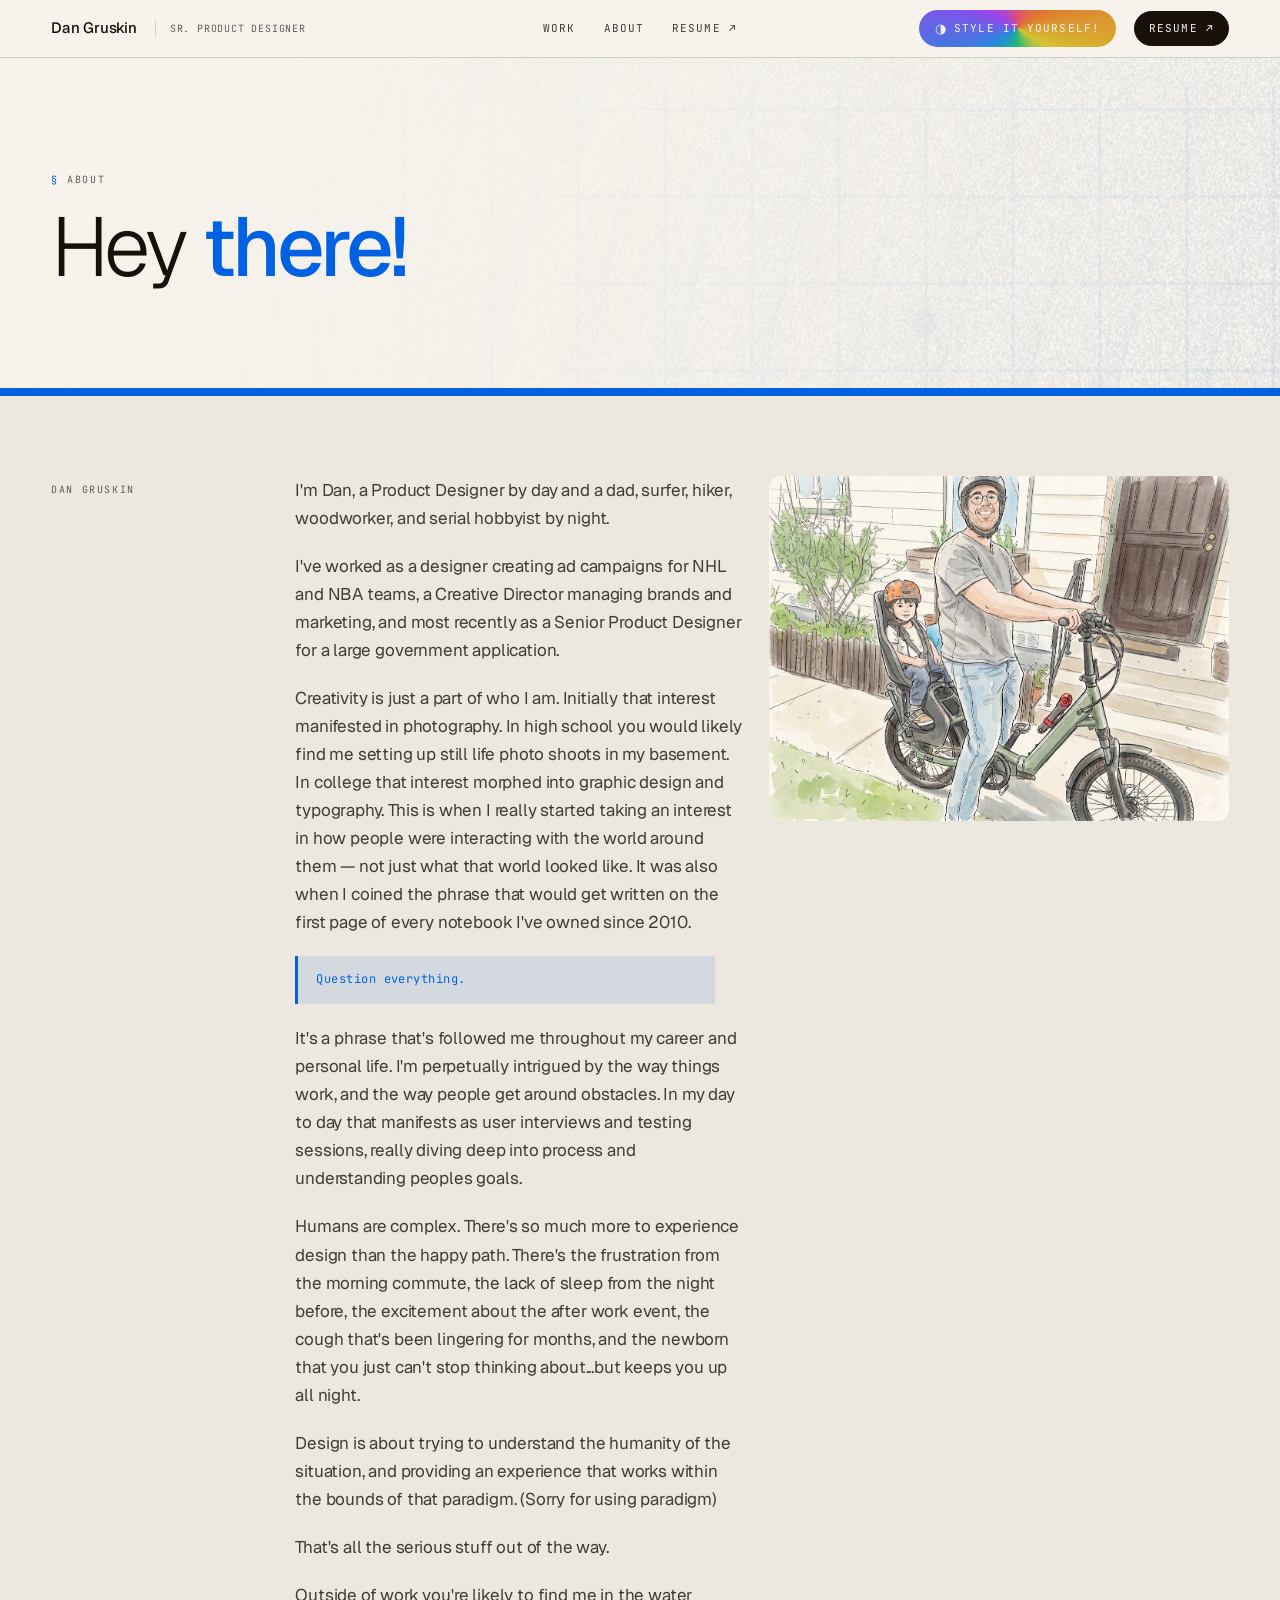
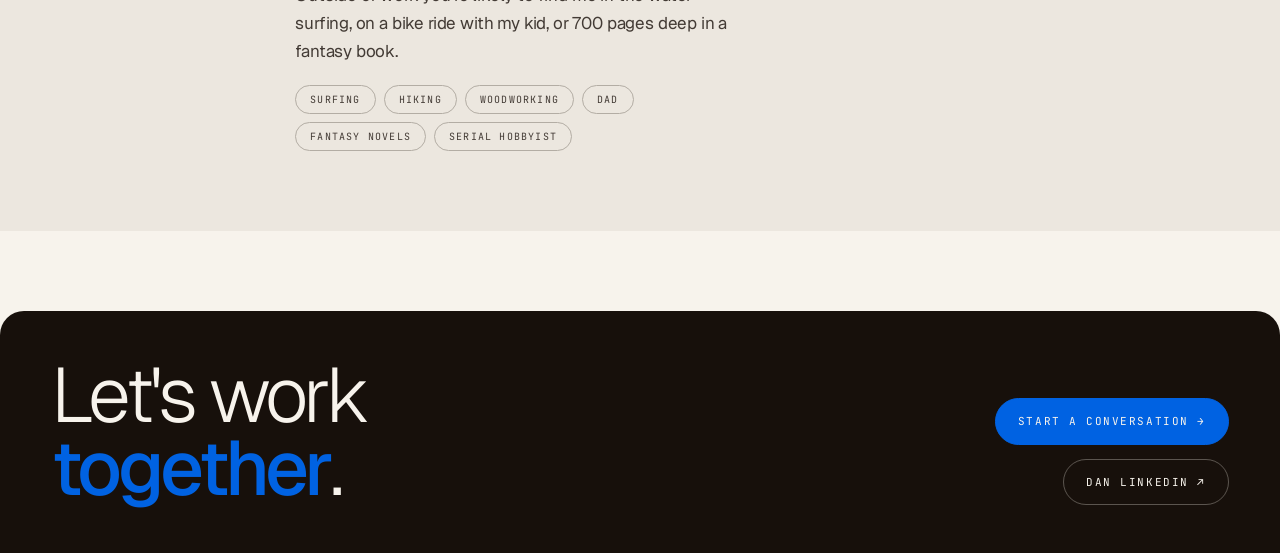
<file: about.html>
<!DOCTYPE html>
<html lang="en">
<head>
  <meta charset="UTF-8" />
  <!-- Google tag (gtag.js) -->
  <script async src="https://www.googletagmanager.com/gtag/js?id=G-0SSHKT8LPF"></script>
  <script>
    window.dataLayer = window.dataLayer || [];
    function gtag(){dataLayer.push(arguments);}
    gtag('js', new Date());
    gtag('config', 'G-0SSHKT8LPF');
  </script>
  <meta name="viewport" content="width=device-width, initial-scale=1" />
  <link rel="icon" href="favicon.ico" sizes="any" />
  <title>About — Dan Gruskin</title>
  <link rel="preconnect" href="https://fonts.googleapis.com">
  <link rel="preconnect" href="https://fonts.gstatic.com" crossorigin>
  <link href="https://fonts.googleapis.com/css2?family=Geist:wght@200;300;400;500;600;700&family=JetBrains+Mono:wght@400;500&family=Playfair+Display:wght@400;500;600&family=Space+Mono:wght@400;700&display=swap" rel="stylesheet">
  <link rel="stylesheet" href="styles.css" />
  <link rel="stylesheet" href="style-switcher.css" />
  <script src="style-switcher.js"></script>
  <style>
    html, body { background: var(--paper); }
    body { padding-top: 52px; }

    /* Hero */
    .about-hero {
      position: relative;
      padding: 120px var(--pad) 100px;
      border-bottom: 4px solid var(--mark);
    }
    .about-hero::before {
      content: "";
      position: absolute;
      inset: 0;
      background-image: url('img/homepage/header-bg.png');
      background-size: cover;
      background-position: center;
      opacity: 0.5;
      z-index: 0;
    }
    .about-hero > * { position: relative; z-index: 1; }
    .about-eyebrow {
      font-family: var(--mono);
      font-size: 10px;
      letter-spacing: 0.18em;
      text-transform: uppercase;
      color: var(--ink-3);
      margin-bottom: 20px;
    }
    .about-eyebrow span { color: var(--mark); }
    .about-hero h1 {
      font-family: var(--sans);
      font-weight: 300;
      font-size: clamp(48px, 6.5vw, 100px);
      line-height: 0.97;
      letter-spacing: -0.045em;
      color: var(--ink);
      max-width: 18ch;
      margin: 0;
    }
    .about-hero h1 em { font-style: normal; font-weight: 500; color: var(--mark); }

    /* Sections */
    .about-section {
      padding: 80px var(--pad);
      border-top: 4px solid var(--mark);
    }
    .about-section:nth-of-type(even) { background: var(--paper-2); }

    .about-grid {
      display: grid;
      grid-template-columns: 220px 1fr 460px;
      gap: 48px 24px;
      align-items: start;
    }
    .about-photo {
      position: sticky;
      top: 72px;
    }
    .about-photo img {
      width: 100%;
      height: auto;
      display: block;
      border-radius: 12px;
    }
    @media (max-width: 1100px) {
      .about-grid { grid-template-columns: 220px 1fr 340px; }
    }
    @media (max-width: 860px) {
      .about-grid { grid-template-columns: 1fr; }
    }
    .about-label {
      font-family: var(--mono);
      font-size: 10px;
      letter-spacing: 0.16em;
      text-transform: uppercase;
      color: var(--ink-3);
      padding-top: 6px;
    }
    .about-body {
      display: flex;
      flex-direction: column;
      gap: 20px;
    }
    .about-body p {
      font-family: var(--sans);
      font-size: 17px;
      line-height: 1.65;
      letter-spacing: -0.01em;
      color: var(--ink-2);
      margin: 0;
      max-width: 60ch;
    }
    .about-body p strong { color: var(--ink); font-weight: 500; }
    .about-body p em { font-style: italic; color: var(--ink); }

    .about-callout {
      padding: 14px 18px;
      background: var(--mark-soft);
      border-left: 3px solid var(--mark);
      font-family: var(--mono);
      font-size: 12px;
      letter-spacing: 0.04em;
      color: var(--mark);
      line-height: 1.65;
      max-width: 60ch;
    }

    /* Hobbies chips */
    .about-chips {
      display: flex;
      flex-wrap: wrap;
      gap: 8px;
    }
    .about-chip {
      font-family: var(--mono);
      font-size: 10px;
      letter-spacing: 0.12em;
      text-transform: uppercase;
      color: var(--ink-2);
      border: 1px solid var(--rule-2);
      border-radius: 999px;
      padding: 6px 14px;
    }

    @media (max-width: 700px) {
      .about-grid { grid-template-columns: 1fr; gap: 16px; }
    }
  </style>
</head>
<body>

  <header class="topbar">
    <div class="topbar-inner">
      <div class="topbar-left">
        <a href="index.html" class="brand-mark">Dan Gruskin</a>
        <span class="mono-sm muted" style="border-left: 1px solid var(--rule); padding-left: 14px;">SR. PRODUCT DESIGNER</span>
      </div>
      <nav class="topbar-mid">
        <a href="index.html">Work</a>
        <a href="about.html" class="active">About</a>
        <a href="daniel-gruskin-resume-2026.pdf" target="_blank">Resume ↗</a>
      </nav>
      <div class="topbar-right">
        <a class="resume-btn" href="daniel-gruskin-resume-2026.pdf" target="_blank">Resume ↗</a>
        <button class="topbar-burger" id="topbar-burger" aria-label="Open menu" aria-expanded="false" aria-controls="topbar-nav-mobile">
          <span></span><span></span><span></span>
        </button>
      </div>
    </div>
    <nav class="topbar-nav-mobile" id="topbar-nav-mobile" hidden>
      <a href="index.html">Work</a>
      <a href="about.html">About</a>
      <a href="daniel-gruskin-resume-2026.pdf" target="_blank">Resume ↗</a>
    </nav>
  </header>

  <section class="about-hero">
    <div class="about-eyebrow"><span>§</span> About</div>
    <h1>Hey <em>there!</em></h1>
  </section>

  <section class="about-section">
    <div class="about-grid">
      <div class="about-label">Dan Gruskin</div>
      <div class="about-body">
        <p>I'm Dan, a Product Designer by day and a dad, surfer, hiker, woodworker, and serial hobbyist by night.</p>
        <p>I've worked as a designer creating ad campaigns for NHL and NBA teams, a Creative Director managing brands and marketing, and most recently as a Senior Product Designer for a large government application.</p>
        <p>Creativity is just a part of who I am. Initially that interest manifested in photography. In high school you would likely find me setting up still life photo shoots in my basement. In college that interest morphed into graphic design and typography. This is when I really started taking an interest in how people were interacting with the world around them — not just what that world looked like. It was also when I coined the phrase that would get written on the first page of every notebook I've owned since 2010.</p>
        <div class="about-callout">Question everything.</div>
        <p>It's a phrase that's followed me throughout my career and personal life. I'm perpetually intrigued by the way things work, and the way people get around obstacles. In my day to day that manifests as user interviews and testing sessions, really diving deep into process and understanding peoples goals.</p>
        <p>Humans are complex. There's so much more to experience design than the happy path. There's the frustration from the morning commute, the lack of sleep from the night before, the excitement about the after work event, the cough that's been lingering for months, and the newborn that you just can't stop thinking about...but keeps you up all night.</p>
        <p>Design is about trying to understand the humanity of the situation, and providing an experience that works within the bounds of that paradigm. (Sorry for using paradigm)</p>
        <p>That's all the serious stuff out of the way.</p>
        <p>Outside of work you're likely to find me in the water surfing, on a bike ride with my kid, or 700 pages deep in a fantasy book.</p>
        <div class="about-chips">
          <span class="about-chip">Surfing</span>
          <span class="about-chip">Hiking</span>
          <span class="about-chip">Woodworking</span>
          <span class="about-chip">Dad</span>
          <span class="about-chip">Fantasy novels</span>
          <span class="about-chip">Serial hobbyist</span>
        </div>
      </div>
      <div class="about-photo">
        <img src="img/about-biking.png" alt="Dan and his kid on a bike" />
      </div>
    </div>
  </section>

  <section class="closer">
    <h2>Let's work<br /><em>together</em>.</h2>
    <div class="right">
      <a class="primary" href="contact.html">Start a conversation →</a>
      <a href="https://www.linkedin.com/in/daniel-gruskin-4a514965/" target="_blank">Dan LinkedIn ↗</a>
    </div>
  </section>

  <script>
    (function () {
      const burger = document.getElementById('topbar-burger');
      const nav = document.getElementById('topbar-nav-mobile');
      if (!burger || !nav) return;
      burger.addEventListener('click', function () {
        const open = nav.hidden === false;
        nav.hidden = open;
        burger.setAttribute('aria-expanded', String(!open));
      });
    })();
  </script>

</body>
</html>
</file>
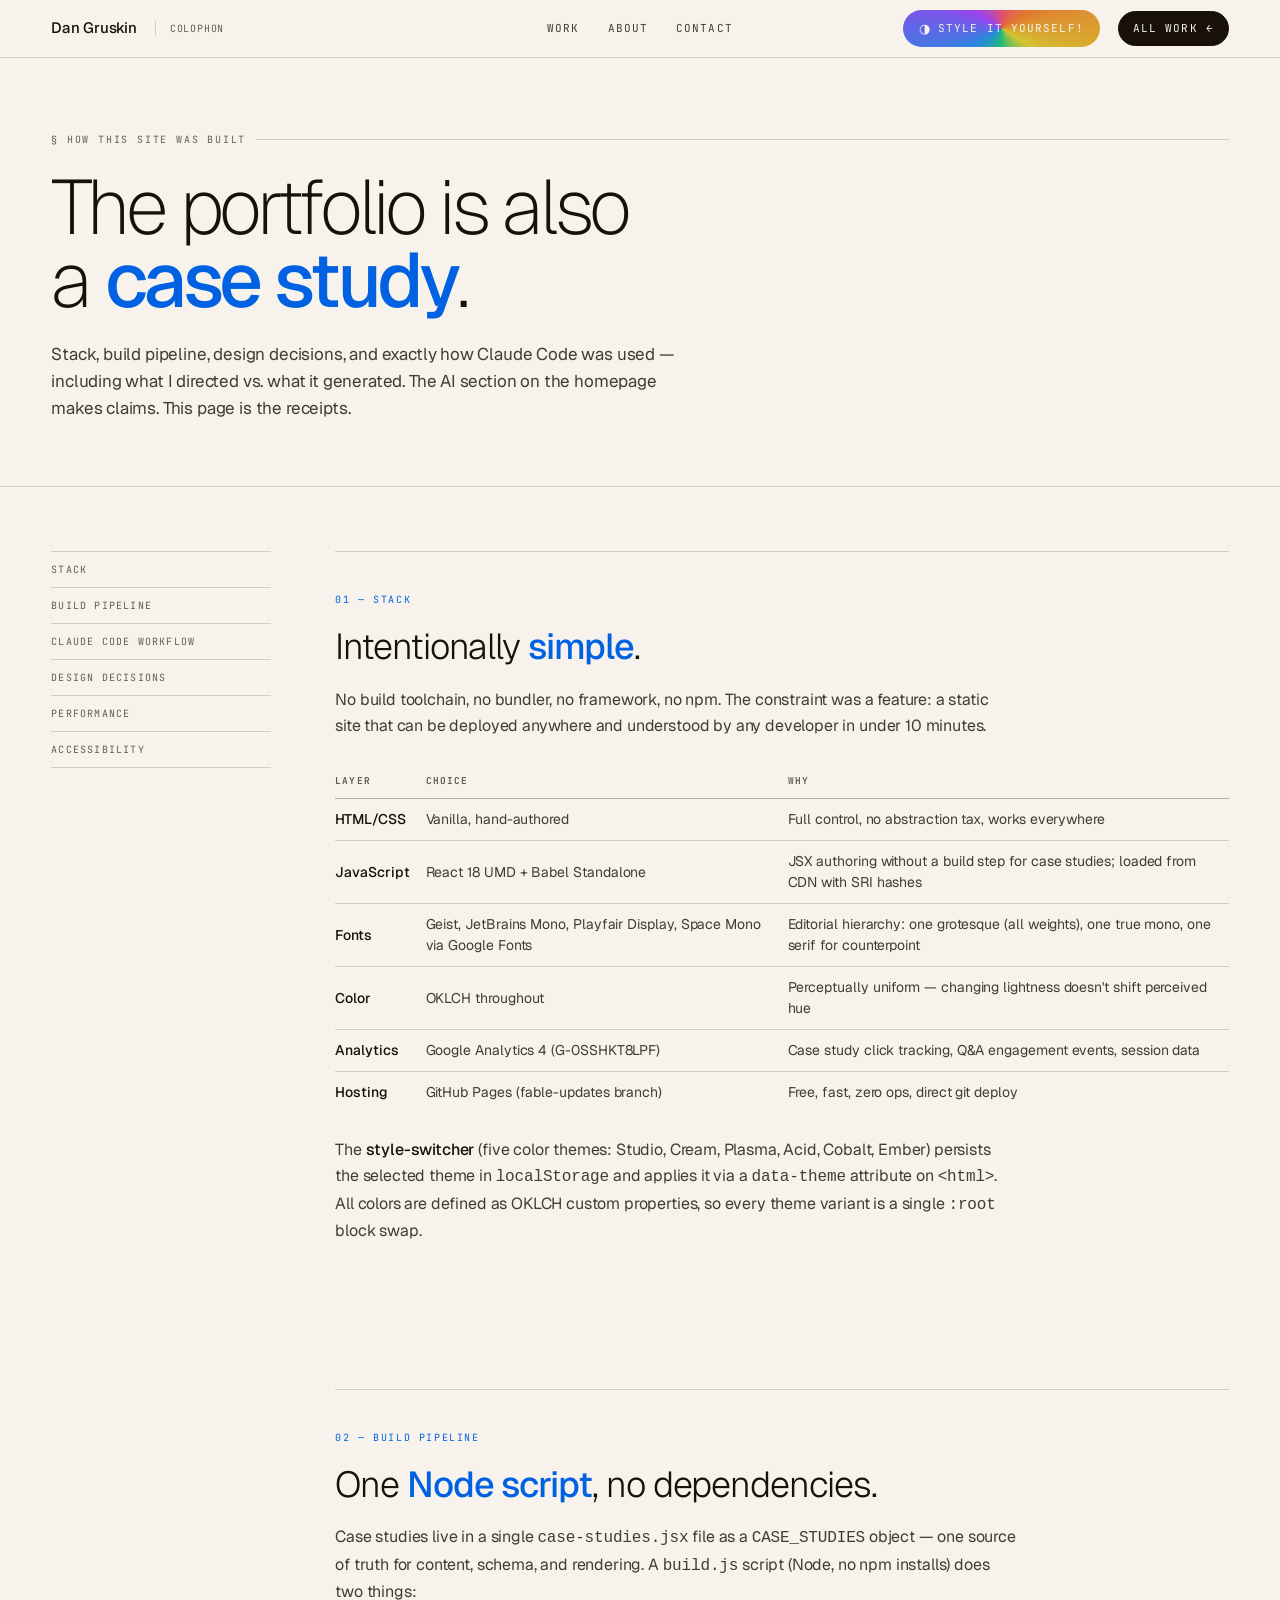
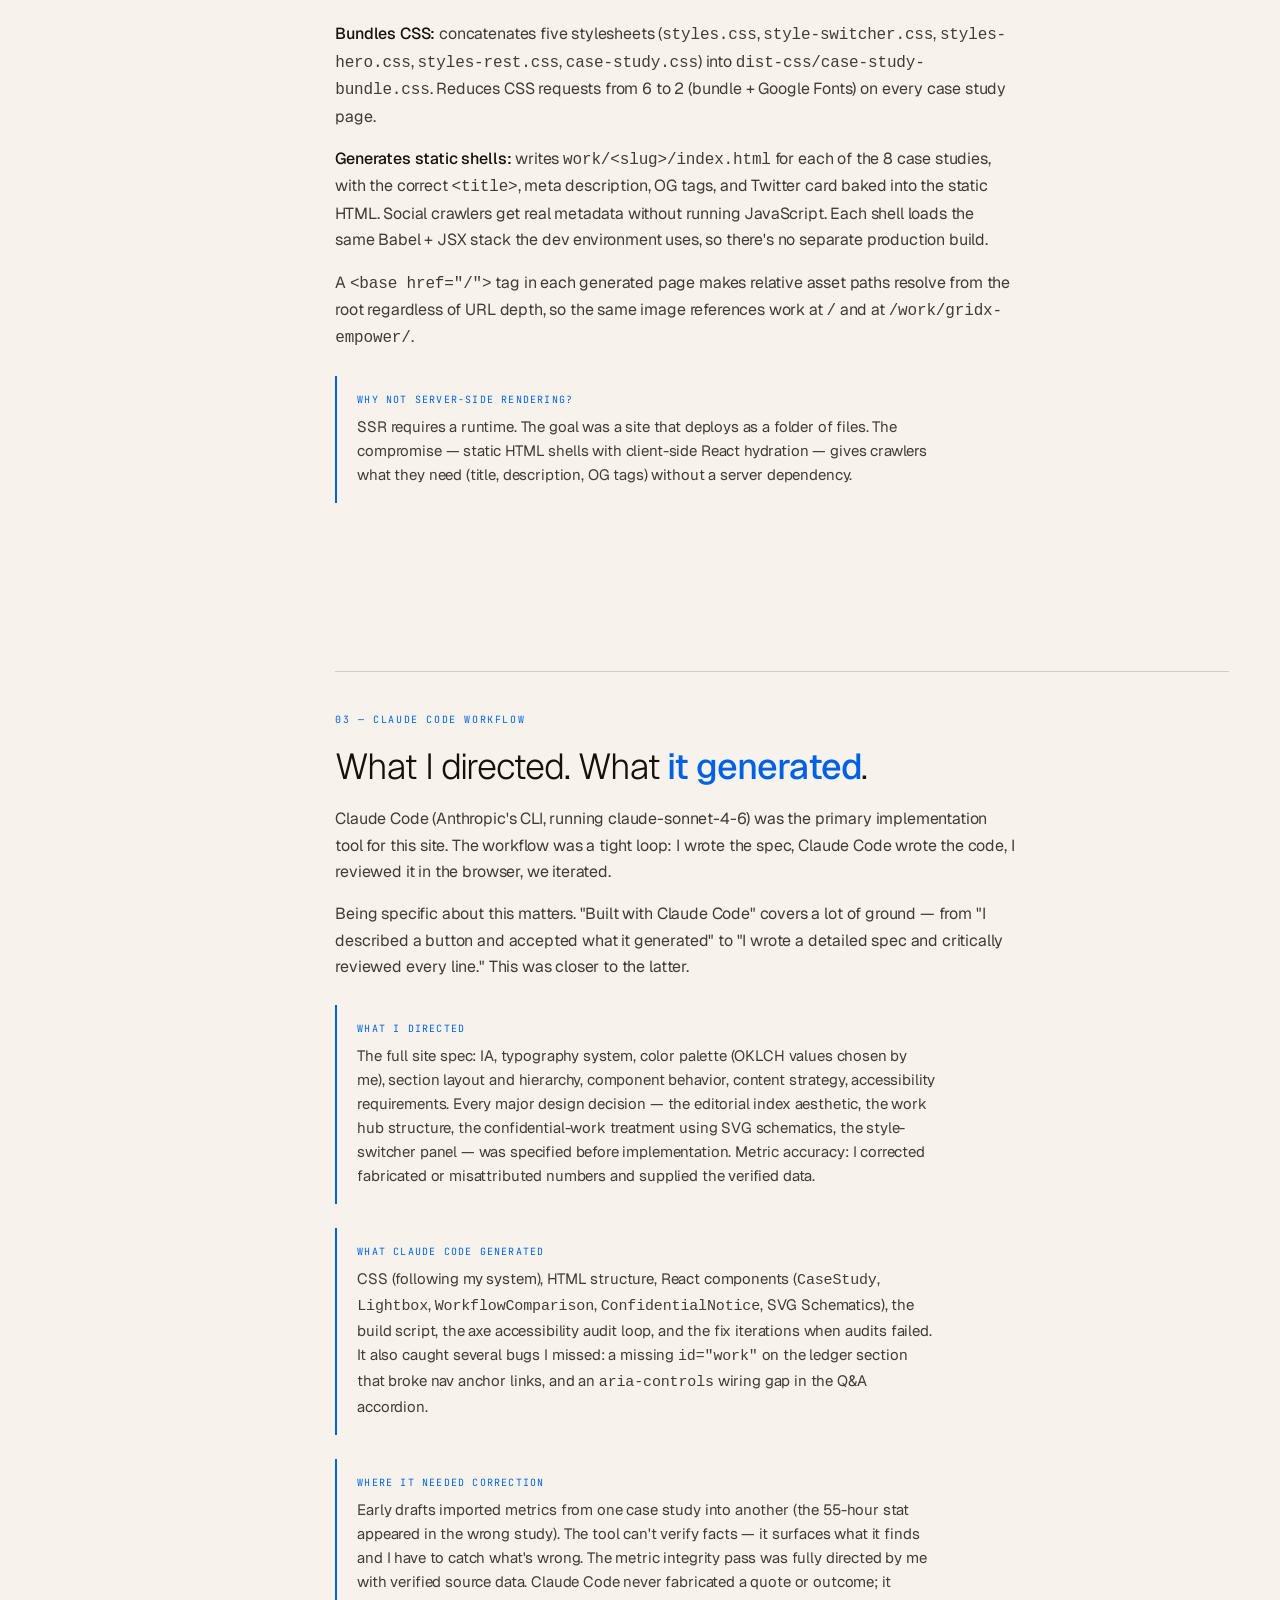
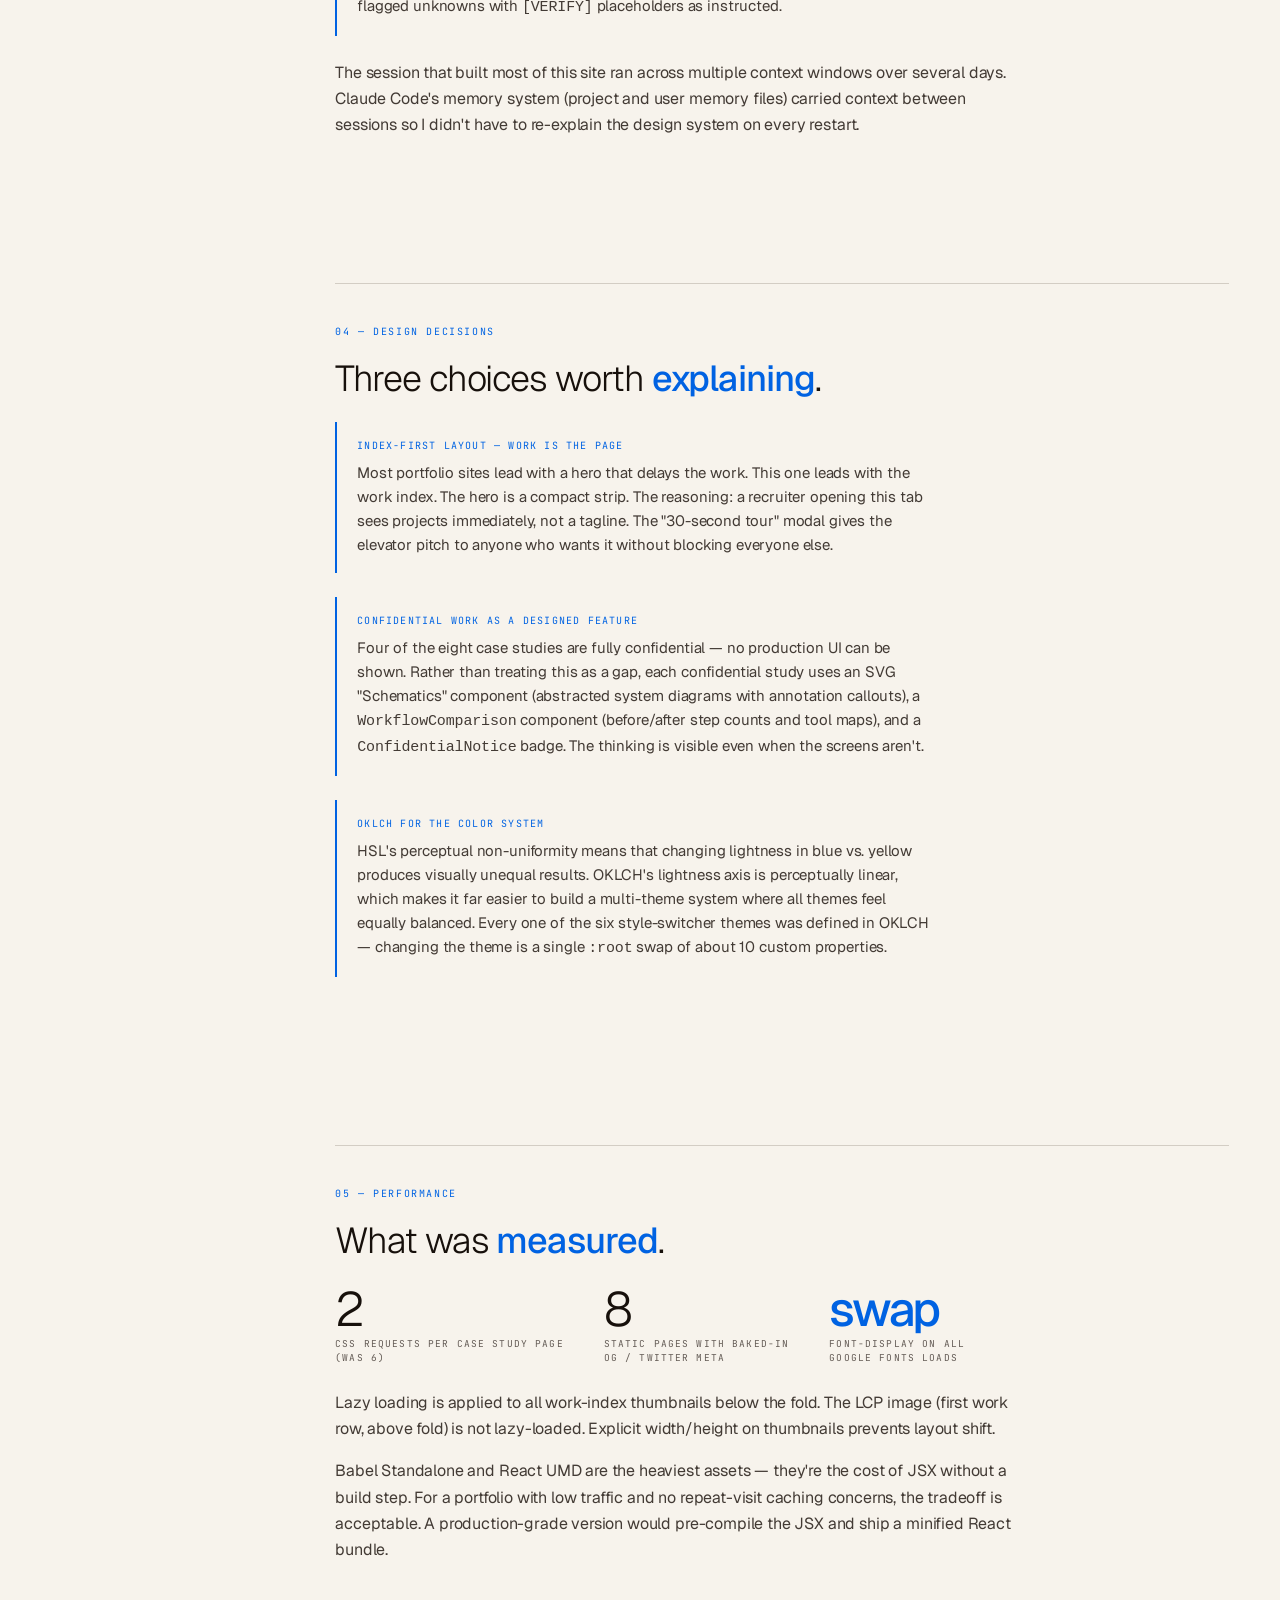
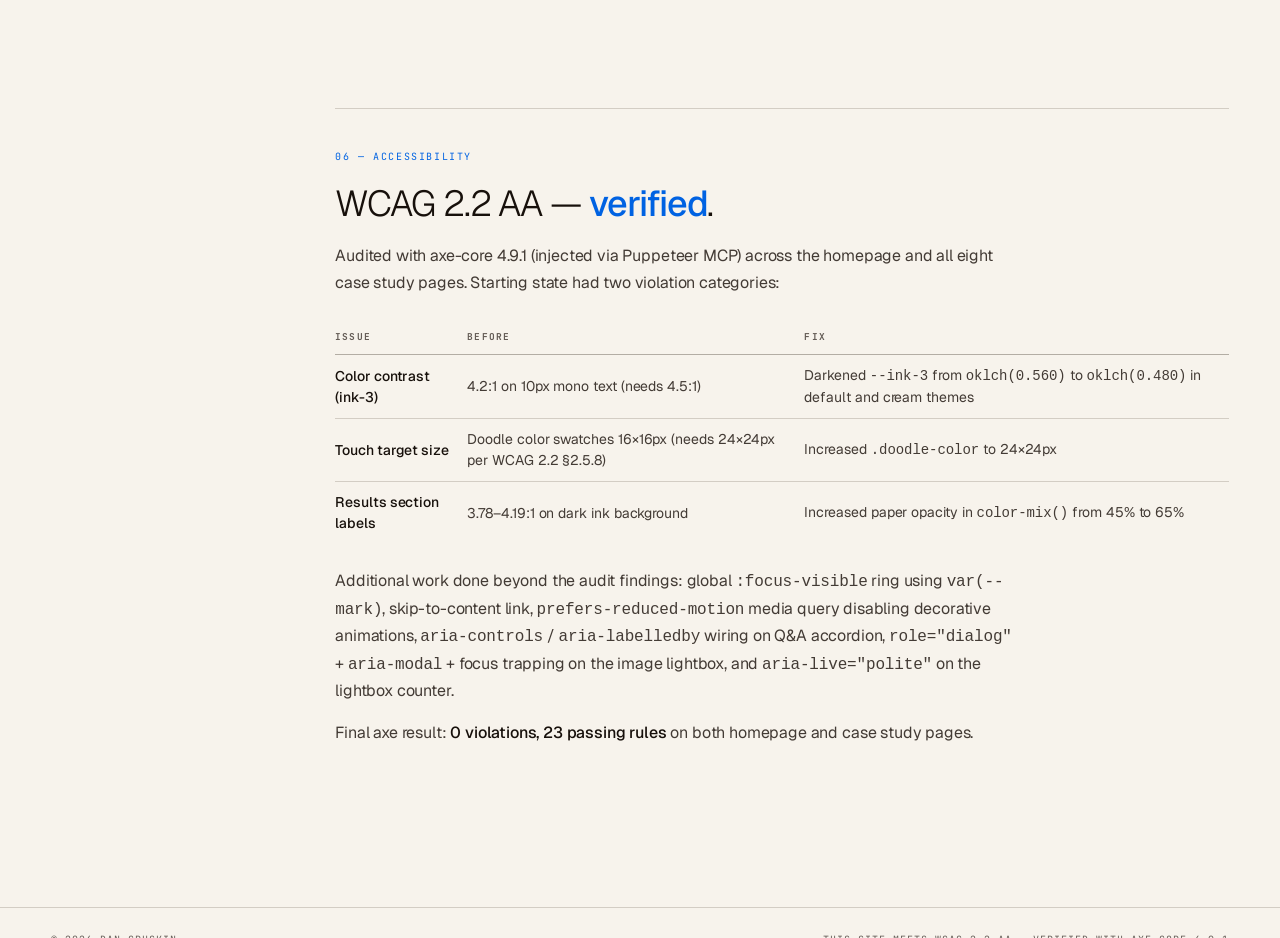
<file: colophon.html>
<!DOCTYPE html>
<html lang="en">
<head>
  <meta charset="UTF-8" />
  <!-- Google tag (gtag.js) -->
  <script async src="https://www.googletagmanager.com/gtag/js?id=G-0SSHKT8LPF"></script>
  <script>
    window.dataLayer = window.dataLayer || [];
    function gtag(){dataLayer.push(arguments);}
    gtag('js', new Date());
    gtag('config', 'G-0SSHKT8LPF');
  </script>
  <meta name="viewport" content="width=device-width, initial-scale=1.0" />
  <title>How This Site Was Built — Dan Gruskin</title>
  <meta name="description" content="The stack, build pipeline, design decisions, and Claude Code workflow behind this portfolio." />
  <link rel="icon" href="favicon.ico" sizes="any" />

  <link rel="preconnect" href="https://fonts.googleapis.com">
  <link rel="preconnect" href="https://fonts.gstatic.com" crossorigin>
  <link href="https://fonts.googleapis.com/css2?family=Geist:wght@200;300;400;500;600;700&family=JetBrains+Mono:wght@400;500&family=Playfair+Display:wght@400;500;600&family=Space+Mono:wght@400;700&display=swap" rel="stylesheet">

  <link rel="stylesheet" href="styles.css" />
  <link rel="stylesheet" href="style-switcher.css" />
  <script src="style-switcher.js"></script>
  <link rel="stylesheet" href="styles-hero.css" />
  <link rel="stylesheet" href="styles-rest.css" />

  <style>
    body { padding-top: 52px; }

    .col-hero {
      border-bottom: 1px solid var(--rule);
      padding: 80px var(--pad) 64px;
      max-width: 1480px;
      margin: 0 auto;
    }
    .col-eyebrow {
      font-family: var(--mono);
      font-size: 10px;
      letter-spacing: 0.18em;
      text-transform: uppercase;
      color: var(--ink-3);
      margin-bottom: 24px;
      display: flex;
      align-items: center;
      gap: 10px;
    }
    .col-eyebrow::after { content: ''; flex: 1; height: 1px; background: var(--rule); }
    .col-h1 {
      font-family: var(--sans);
      font-weight: 200;
      font-size: clamp(40px, 6vw, 80px);
      letter-spacing: -0.05em;
      line-height: 0.95;
      color: var(--ink);
      margin-bottom: 24px;
    }
    .col-h1 em { font-style: normal; font-weight: 500; color: var(--mark); }
    .col-lede {
      font-size: 17px;
      line-height: 1.6;
      color: var(--ink-2);
      max-width: 60ch;
      letter-spacing: -0.01em;
    }

    .col-body {
      max-width: 1480px;
      margin: 0 auto;
      padding: 0 var(--pad);
      display: grid;
      grid-template-columns: 220px 1fr;
      gap: 64px;
      align-items: start;
      padding-top: 64px;
      padding-bottom: 80px;
    }
    .col-nav {
      position: sticky;
      top: 72px;
    }
    .col-nav-list {
      list-style: none;
      border-top: 1px solid var(--rule);
    }
    .col-nav-list li {
      border-bottom: 1px solid var(--rule);
    }
    .col-nav-list a {
      display: block;
      padding: 10px 0;
      font-family: var(--mono);
      font-size: 10px;
      letter-spacing: 0.12em;
      text-transform: uppercase;
      color: var(--ink-3);
      text-decoration: none;
    }
    .col-nav-list a:hover { color: var(--mark); }

    .col-sections { display: flex; flex-direction: column; gap: 64px; }
    .col-section { border-top: 1px solid var(--rule); padding-top: 40px; }
    .col-section-label {
      font-family: var(--mono);
      font-size: 10px;
      letter-spacing: 0.16em;
      text-transform: uppercase;
      color: var(--mark);
      margin-bottom: 20px;
    }
    .col-section h2 {
      font-family: var(--sans);
      font-weight: 300;
      font-size: clamp(24px, 3vw, 36px);
      letter-spacing: -0.03em;
      line-height: 1.1;
      color: var(--ink);
      margin-bottom: 20px;
    }
    .col-section h2 em { font-style: normal; font-weight: 500; color: var(--mark); }
    .col-section p {
      font-size: 16px;
      line-height: 1.65;
      color: var(--ink-2);
      letter-spacing: -0.01em;
      max-width: 62ch;
      margin-bottom: 16px;
    }
    .col-section p:last-child { margin-bottom: 0; }
    .col-section p strong { font-weight: 500; color: var(--ink); }

    .col-table {
      width: 100%;
      border-collapse: collapse;
      margin: 24px 0;
    }
    .col-table th, .col-table td {
      text-align: left;
      padding: 10px 16px 10px 0;
      border-bottom: 1px solid var(--rule);
      font-size: 14px;
      letter-spacing: -0.005em;
    }
    .col-table th {
      font-family: var(--mono);
      font-size: 9.5px;
      letter-spacing: 0.12em;
      text-transform: uppercase;
      color: var(--ink-3);
      border-bottom-color: var(--rule-2);
    }
    .col-table td { color: var(--ink-2); }
    .col-table td:first-child { color: var(--ink); font-weight: 500; }
    .col-table tr:last-child td { border-bottom: none; }

    .col-decision {
      border-left: 2px solid var(--mark);
      padding: 16px 0 16px 20px;
      margin: 24px 0;
    }
    .col-decision-q {
      font-family: var(--mono);
      font-size: 10px;
      letter-spacing: 0.12em;
      text-transform: uppercase;
      color: var(--mark);
      margin-bottom: 8px;
    }
    .col-decision-a {
      font-size: 15px;
      line-height: 1.6;
      color: var(--ink-2);
      letter-spacing: -0.01em;
      max-width: 58ch;
    }

    .col-stat-row {
      display: flex;
      gap: 40px;
      flex-wrap: wrap;
      margin: 24px 0;
    }
    .col-stat {
      display: flex;
      flex-direction: column;
      gap: 4px;
    }
    .col-stat .n {
      font-family: var(--sans);
      font-weight: 300;
      font-size: 48px;
      letter-spacing: -0.05em;
      line-height: 1;
      color: var(--ink);
    }
    .col-stat .n em { font-style: normal; font-weight: 500; color: var(--mark); }
    .col-stat .l {
      font-family: var(--mono);
      font-size: 9.5px;
      letter-spacing: 0.12em;
      text-transform: uppercase;
      color: var(--ink-3);
    }

    @media (max-width: 800px) {
      .col-body { grid-template-columns: 1fr; gap: 40px; }
      .col-nav { position: static; }
    }
  </style>
</head>
<body>
  <a class="skip-link" href="#col-main">Skip to main content</a>

  <header class="topbar">
    <div class="topbar-inner">
      <div class="topbar-left">
        <a href="/" class="brand-mark">Dan Gruskin</a>
        <span class="mono-sm muted" style="border-left:1px solid var(--rule);padding-left:14px">Colophon</span>
      </div>
      <nav class="topbar-mid">
        <a href="/">Work</a>
        <a href="/about.html">About</a>
        <a href="/contact.html">Contact</a>
      </nav>
      <div class="topbar-right">
        <a class="resume-btn" href="/">All work ←</a>
        <button class="topbar-burger" id="topbar-burger" aria-label="Open menu" aria-expanded="false" aria-controls="topbar-nav-mobile">
          <span></span><span></span><span></span>
        </button>
      </div>
    </div>
    <nav class="topbar-nav-mobile" id="topbar-nav-mobile" hidden>
      <a href="/">Work</a>
      <a href="/about.html">About</a>
      <a href="/contact.html">Contact</a>
      <div class="topbar-nav-mobile-footer">
        <a class="resume-btn" href="/">All work ←</a>
      </div>
    </nav>
  </header>

  <div class="col-hero">
    <div class="col-eyebrow">§ How this site was built</div>
    <h1 class="col-h1">The portfolio is also<br />a <em>case study</em>.</h1>
    <p class="col-lede">Stack, build pipeline, design decisions, and exactly how Claude Code was used — including what I directed vs. what it generated. The AI section on the homepage makes claims. This page is the receipts.</p>
  </div>

  <div class="col-body" id="col-main">
    <nav class="col-nav" aria-label="Page sections">
      <ul class="col-nav-list">
        <li><a href="#stack">Stack</a></li>
        <li><a href="#pipeline">Build pipeline</a></li>
        <li><a href="#claude-code">Claude Code workflow</a></li>
        <li><a href="#decisions">Design decisions</a></li>
        <li><a href="#performance">Performance</a></li>
        <li><a href="#accessibility">Accessibility</a></li>
      </ul>
    </nav>

    <main class="col-sections">

      <section class="col-section" id="stack">
        <div class="col-section-label">01 — Stack</div>
        <h2>Intentionally <em>simple</em>.</h2>
        <p>No build toolchain, no bundler, no framework, no npm. The constraint was a feature: a static site that can be deployed anywhere and understood by any developer in under 10 minutes.</p>

        <table class="col-table">
          <thead>
            <tr><th>Layer</th><th>Choice</th><th>Why</th></tr>
          </thead>
          <tbody>
            <tr>
              <td>HTML/CSS</td>
              <td>Vanilla, hand-authored</td>
              <td>Full control, no abstraction tax, works everywhere</td>
            </tr>
            <tr>
              <td>JavaScript</td>
              <td>React 18 UMD + Babel Standalone</td>
              <td>JSX authoring without a build step for case studies; loaded from CDN with SRI hashes</td>
            </tr>
            <tr>
              <td>Fonts</td>
              <td>Geist, JetBrains Mono, Playfair Display, Space Mono via Google Fonts</td>
              <td>Editorial hierarchy: one grotesque (all weights), one true mono, one serif for counterpoint</td>
            </tr>
            <tr>
              <td>Color</td>
              <td>OKLCH throughout</td>
              <td>Perceptually uniform — changing lightness doesn't shift perceived hue</td>
            </tr>
            <tr>
              <td>Analytics</td>
              <td>Google Analytics 4 (G-0SSHKT8LPF)</td>
              <td>Case study click tracking, Q&amp;A engagement events, session data</td>
            </tr>
            <tr>
              <td>Hosting</td>
              <td>GitHub Pages (fable-updates branch)</td>
              <td>Free, fast, zero ops, direct git deploy</td>
            </tr>
          </tbody>
        </table>
        <p>The <strong>style-switcher</strong> (five color themes: Studio, Cream, Plasma, Acid, Cobalt, Ember) persists the selected theme in <code>localStorage</code> and applies it via a <code>data-theme</code> attribute on <code>&lt;html&gt;</code>. All colors are defined as OKLCH custom properties, so every theme variant is a single <code>:root</code> block swap.</p>
      </section>

      <section class="col-section" id="pipeline">
        <div class="col-section-label">02 — Build pipeline</div>
        <h2>One <em>Node script</em>, no dependencies.</h2>
        <p>Case studies live in a single <code>case-studies.jsx</code> file as a <code>CASE_STUDIES</code> object — one source of truth for content, schema, and rendering. A <code>build.js</code> script (Node, no npm installs) does two things:</p>
        <p><strong>Bundles CSS:</strong> concatenates five stylesheets (<code>styles.css</code>, <code>style-switcher.css</code>, <code>styles-hero.css</code>, <code>styles-rest.css</code>, <code>case-study.css</code>) into <code>dist-css/case-study-bundle.css</code>. Reduces CSS requests from 6 to 2 (bundle + Google Fonts) on every case study page.</p>
        <p><strong>Generates static shells:</strong> writes <code>work/&lt;slug&gt;/index.html</code> for each of the 8 case studies, with the correct <code>&lt;title&gt;</code>, meta description, OG tags, and Twitter card baked into the static HTML. Social crawlers get real metadata without running JavaScript. Each shell loads the same Babel + JSX stack the dev environment uses, so there's no separate production build.</p>
        <p>A <code>&lt;base href="/"&gt;</code> tag in each generated page makes relative asset paths resolve from the root regardless of URL depth, so the same image references work at <code>/</code> and at <code>/work/gridx-empower/</code>.</p>

        <div class="col-decision">
          <div class="col-decision-q">Why not server-side rendering?</div>
          <div class="col-decision-a">SSR requires a runtime. The goal was a site that deploys as a folder of files. The compromise — static HTML shells with client-side React hydration — gives crawlers what they need (title, description, OG tags) without a server dependency.</div>
        </div>
      </section>

      <section class="col-section" id="claude-code">
        <div class="col-section-label">03 — Claude Code workflow</div>
        <h2>What I directed. What <em>it generated</em>.</h2>
        <p>Claude Code (Anthropic's CLI, running claude-sonnet-4-6) was the primary implementation tool for this site. The workflow was a tight loop: I wrote the spec, Claude Code wrote the code, I reviewed it in the browser, we iterated.</p>
        <p>Being specific about this matters. "Built with Claude Code" covers a lot of ground — from "I described a button and accepted what it generated" to "I wrote a detailed spec and critically reviewed every line." This was closer to the latter.</p>

        <div class="col-decision">
          <div class="col-decision-q">What I directed</div>
          <div class="col-decision-a">The full site spec: IA, typography system, color palette (OKLCH values chosen by me), section layout and hierarchy, component behavior, content strategy, accessibility requirements. Every major design decision — the editorial index aesthetic, the work hub structure, the confidential-work treatment using SVG schematics, the style-switcher panel — was specified before implementation. Metric accuracy: I corrected fabricated or misattributed numbers and supplied the verified data.</div>
        </div>

        <div class="col-decision">
          <div class="col-decision-q">What Claude Code generated</div>
          <div class="col-decision-a">CSS (following my system), HTML structure, React components (<code>CaseStudy</code>, <code>Lightbox</code>, <code>WorkflowComparison</code>, <code>ConfidentialNotice</code>, SVG Schematics), the build script, the axe accessibility audit loop, and the fix iterations when audits failed. It also caught several bugs I missed: a missing <code>id="work"</code> on the ledger section that broke nav anchor links, and an <code>aria-controls</code> wiring gap in the Q&amp;A accordion.</div>
        </div>

        <div class="col-decision">
          <div class="col-decision-q">Where it needed correction</div>
          <div class="col-decision-a">Early drafts imported metrics from one case study into another (the 55-hour stat appeared in the wrong study). The tool can't verify facts — it surfaces what it finds and I have to catch what's wrong. The metric integrity pass was fully directed by me with verified source data. Claude Code never fabricated a quote or outcome; it flagged unknowns with <code>[VERIFY]</code> placeholders as instructed.</div>
        </div>

        <p>The session that built most of this site ran across multiple context windows over several days. Claude Code's memory system (project and user memory files) carried context between sessions so I didn't have to re-explain the design system on every restart.</p>
      </section>

      <section class="col-section" id="decisions">
        <div class="col-section-label">04 — Design decisions</div>
        <h2>Three choices worth <em>explaining</em>.</h2>

        <div class="col-decision">
          <div class="col-decision-q">Index-first layout — work is the page</div>
          <div class="col-decision-a">Most portfolio sites lead with a hero that delays the work. This one leads with the work index. The hero is a compact strip. The reasoning: a recruiter opening this tab sees projects immediately, not a tagline. The "30-second tour" modal gives the elevator pitch to anyone who wants it without blocking everyone else.</div>
        </div>

        <div class="col-decision">
          <div class="col-decision-q">Confidential work as a designed feature</div>
          <div class="col-decision-a">Four of the eight case studies are fully confidential — no production UI can be shown. Rather than treating this as a gap, each confidential study uses an SVG "Schematics" component (abstracted system diagrams with annotation callouts), a <code>WorkflowComparison</code> component (before/after step counts and tool maps), and a <code>ConfidentialNotice</code> badge. The thinking is visible even when the screens aren't.</div>
        </div>

        <div class="col-decision">
          <div class="col-decision-q">OKLCH for the color system</div>
          <div class="col-decision-a">HSL's perceptual non-uniformity means that changing lightness in blue vs. yellow produces visually unequal results. OKLCH's lightness axis is perceptually linear, which makes it far easier to build a multi-theme system where all themes feel equally balanced. Every one of the six style-switcher themes was defined in OKLCH — changing the theme is a single <code>:root</code> swap of about 10 custom properties.</div>
        </div>
      </section>

      <section class="col-section" id="performance">
        <div class="col-section-label">05 — Performance</div>
        <h2>What was <em>measured</em>.</h2>
        <div class="col-stat-row">
          <div class="col-stat">
            <span class="n">2</span>
            <span class="l">CSS requests per case study page<br>(was 6)</span>
          </div>
          <div class="col-stat">
            <span class="n">8</span>
            <span class="l">Static pages with baked-in<br>OG / Twitter meta</span>
          </div>
          <div class="col-stat">
            <span class="n em"><em>swap</em></span>
            <span class="l">font-display on all<br>Google Fonts loads</span>
          </div>
        </div>
        <p>Lazy loading is applied to all work-index thumbnails below the fold. The LCP image (first work row, above fold) is not lazy-loaded. Explicit width/height on thumbnails prevents layout shift.</p>
        <p>Babel Standalone and React UMD are the heaviest assets — they're the cost of JSX without a build step. For a portfolio with low traffic and no repeat-visit caching concerns, the tradeoff is acceptable. A production-grade version would pre-compile the JSX and ship a minified React bundle.</p>
      </section>

      <section class="col-section" id="accessibility">
        <div class="col-section-label">06 — Accessibility</div>
        <h2>WCAG 2.2 AA — <em>verified</em>.</h2>
        <p>Audited with axe-core 4.9.1 (injected via Puppeteer MCP) across the homepage and all eight case study pages. Starting state had two violation categories:</p>

        <table class="col-table">
          <thead>
            <tr><th>Issue</th><th>Before</th><th>Fix</th></tr>
          </thead>
          <tbody>
            <tr>
              <td>Color contrast (ink-3)</td>
              <td>4.2:1 on 10px mono text (needs 4.5:1)</td>
              <td>Darkened <code>--ink-3</code> from <code>oklch(0.560)</code> to <code>oklch(0.480)</code> in default and cream themes</td>
            </tr>
            <tr>
              <td>Touch target size</td>
              <td>Doodle color swatches 16×16px (needs 24×24px per WCAG 2.2 §2.5.8)</td>
              <td>Increased <code>.doodle-color</code> to 24×24px</td>
            </tr>
            <tr>
              <td>Results section labels</td>
              <td>3.78–4.19:1 on dark ink background</td>
              <td>Increased paper opacity in <code>color-mix()</code> from 45% to 65%</td>
            </tr>
          </tbody>
        </table>

        <p>Additional work done beyond the audit findings: global <code>:focus-visible</code> ring using <code>var(--mark)</code>, skip-to-content link, <code>prefers-reduced-motion</code> media query disabling decorative animations, <code>aria-controls</code> / <code>aria-labelledby</code> wiring on Q&amp;A accordion, <code>role="dialog"</code> + <code>aria-modal</code> + focus trapping on the image lightbox, and <code>aria-live="polite"</code> on the lightbox counter.</p>
        <p>Final axe result: <strong>0 violations, 23 passing rules</strong> on both homepage and case study pages.</p>
      </section>

    </main>
  </div>

  <footer class="site-footer">
    <div class="site-footer-inner">
      <span class="site-footer-copy">© 2026 Dan Gruskin</span>
      <span class="site-footer-mid"></span>
      <span class="site-footer-a11y">This site meets <abbr title="Web Content Accessibility Guidelines">WCAG</abbr> 2.2 AA · Verified with axe-core 4.9.1</span>
    </div>
  </footer>

  <script>
    (function () {
      const burger = document.getElementById("topbar-burger");
      const nav = document.getElementById("topbar-nav-mobile");
      if (!burger || !nav) return;
      const open  = () => { nav.hidden = false; burger.setAttribute("aria-expanded", "true");  burger.setAttribute("aria-label", "Close menu"); };
      const close = () => { nav.hidden = true;  burger.setAttribute("aria-expanded", "false"); burger.setAttribute("aria-label", "Open menu");  };
      burger.addEventListener("click", () => nav.hidden ? open() : close());
      nav.querySelectorAll("a").forEach(a => a.addEventListener("click", close));
      window.addEventListener("keydown", e => { if (e.key === "Escape") close(); });
    })();
  </script>
</body>
</html>
</file>
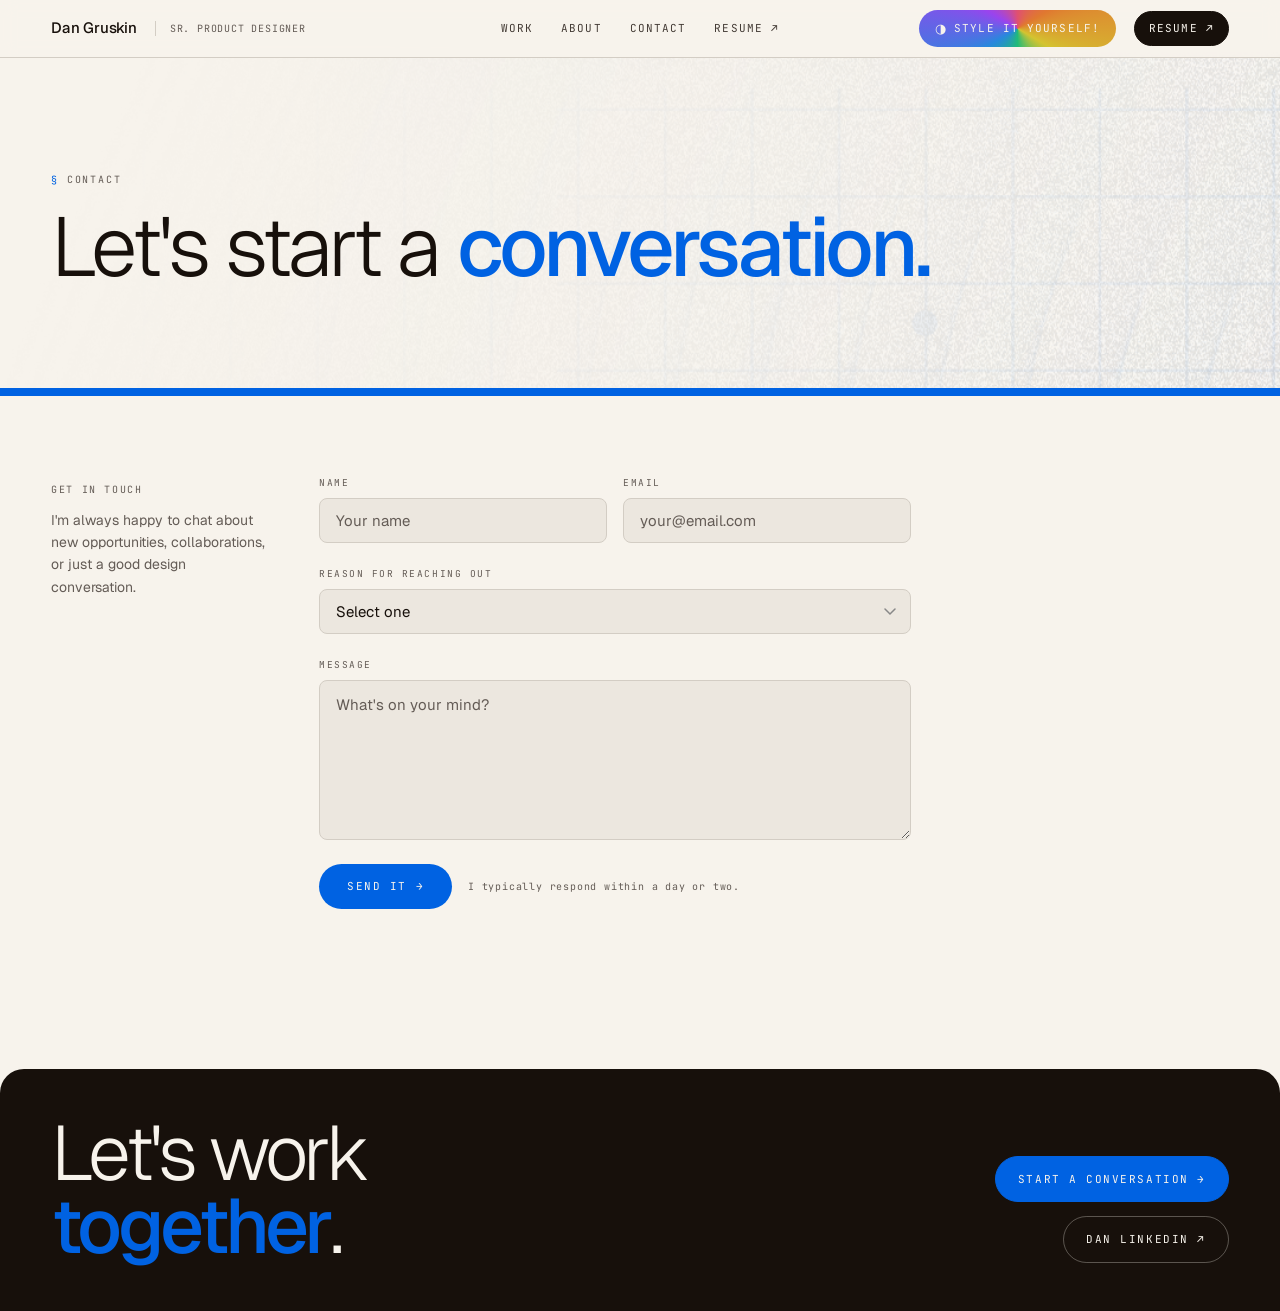
<file: contact.html>
<!DOCTYPE html>
<html lang="en">
<head>
  <meta charset="UTF-8" />
  <!-- Google tag (gtag.js) -->
  <script async src="https://www.googletagmanager.com/gtag/js?id=G-0SSHKT8LPF"></script>
  <script>
    window.dataLayer = window.dataLayer || [];
    function gtag(){dataLayer.push(arguments);}
    gtag('js', new Date());
    gtag('config', 'G-0SSHKT8LPF');
  </script>
  <meta name="viewport" content="width=device-width, initial-scale=1" />
  <link rel="icon" href="favicon.ico" sizes="any" />
  <title>Contact — Dan Gruskin</title>
  <link rel="preconnect" href="https://fonts.googleapis.com">
  <link rel="preconnect" href="https://fonts.gstatic.com" crossorigin>
  <link href="https://fonts.googleapis.com/css2?family=Geist:wght@200;300;400;500;600;700&family=JetBrains+Mono:wght@400;500&family=Playfair+Display:wght@400;500;600&family=Space+Mono:wght@400;700&display=swap" rel="stylesheet">
  <link rel="stylesheet" href="styles.css" />
  <link rel="stylesheet" href="style-switcher.css" />
  <script src="style-switcher.js"></script>
  <style>
    html, body { background: var(--paper); }
    body { padding-top: 52px; }

    /* Hero */
    .contact-hero {
      position: relative;
      padding: 120px var(--pad) 100px;
      border-bottom: 4px solid var(--mark);
    }
    .contact-hero::before {
      content: "";
      position: absolute;
      inset: 0;
      background-image: url('img/homepage/header-bg.png');
      background-size: cover;
      background-position: center;
      opacity: 0.5;
      z-index: 0;
    }
    .contact-hero > * { position: relative; z-index: 1; }
    .contact-eyebrow {
      font-family: var(--mono);
      font-size: 10px;
      letter-spacing: 0.18em;
      text-transform: uppercase;
      color: var(--ink-3);
      margin-bottom: 20px;
    }
    .contact-eyebrow span { color: var(--mark); }
    .contact-hero h1 {
      font-family: var(--sans);
      font-weight: 300;
      font-size: clamp(48px, 6.5vw, 100px);
      line-height: 0.97;
      letter-spacing: -0.045em;
      color: var(--ink);
      max-width: 18ch;
      margin: 0;
    }
    .contact-hero h1 em { font-style: normal; font-weight: 500; color: var(--mark); }

    /* Form section */
    .contact-section {
      padding: 80px var(--pad);
      border-top: 4px solid var(--mark);
    }
    .contact-grid {
      display: grid;
      grid-template-columns: 220px 1fr;
      gap: 48px;
      align-items: start;
      max-width: 860px;
    }
    .contact-label {
      font-family: var(--mono);
      font-size: 10px;
      letter-spacing: 0.16em;
      text-transform: uppercase;
      color: var(--ink-3);
      padding-top: 6px;
    }
    .contact-label p {
      font-family: var(--sans);
      font-size: 14px;
      line-height: 1.6;
      color: var(--ink-3);
      letter-spacing: 0;
      text-transform: none;
      margin-top: 12px;
    }

    /* Form */
    .contact-form {
      display: flex;
      flex-direction: column;
      gap: 24px;
    }
    .form-row {
      display: grid;
      grid-template-columns: 1fr 1fr;
      gap: 16px;
    }
    .form-field {
      display: flex;
      flex-direction: column;
      gap: 8px;
    }
    .form-field label {
      font-family: var(--mono);
      font-size: 9.5px;
      letter-spacing: 0.16em;
      text-transform: uppercase;
      color: var(--ink-3);
    }
    .form-field input,
    .form-field select,
    .form-field textarea {
      font-family: var(--sans);
      font-size: 15px;
      color: var(--ink);
      background: var(--paper-2);
      border: 1px solid var(--rule);
      border-radius: 8px;
      padding: 12px 16px;
      outline: none;
      transition: border-color .2s, background .2s;
      width: 100%;
      box-sizing: border-box;
      appearance: none;
      -webkit-appearance: none;
    }
    .form-field input::placeholder,
    .form-field textarea::placeholder { color: var(--ink-3); }
    .form-field input:focus,
    .form-field select:focus,
    .form-field textarea:focus {
      border-color: var(--mark);
      background: var(--paper);
    }
    .form-field textarea {
      resize: vertical;
      min-height: 160px;
      line-height: 1.6;
    }
    .form-field select {
      cursor: pointer;
      background-image: url("data:image/svg+xml,%3Csvg xmlns='http://www.w3.org/2000/svg' width='12' height='8' viewBox='0 0 12 8'%3E%3Cpath d='M1 1l5 5 5-5' stroke='%23888' stroke-width='1.5' fill='none' stroke-linecap='round'/%3E%3C/svg%3E");
      background-repeat: no-repeat;
      background-position: right 14px center;
      padding-right: 36px;
    }
    .form-submit {
      display: flex;
      align-items: center;
      gap: 16px;
    }
    .form-submit button {
      font-family: var(--mono);
      font-size: 11px;
      letter-spacing: 0.14em;
      text-transform: uppercase;
      color: var(--paper);
      background: var(--mark);
      border: none;
      border-radius: 999px;
      padding: 14px 28px;
      cursor: pointer;
      transition: opacity .2s;
    }
    .form-submit button:hover { opacity: 0.85; }
    .form-note {
      font-family: var(--mono);
      font-size: 10px;
      letter-spacing: 0.08em;
      color: var(--ink-3);
    }

    /* Success state */
    .form-success {
      display: none;
      padding: 20px 24px;
      background: var(--mark-soft);
      border-left: 3px solid var(--mark);
      border-radius: 0 8px 8px 0;
      font-family: var(--mono);
      font-size: 12px;
      letter-spacing: 0.06em;
      color: var(--mark);
      line-height: 1.6;
    }

    @media (max-width: 700px) {
      .contact-grid { grid-template-columns: 1fr; gap: 24px; }
      .form-row { grid-template-columns: 1fr; }
    }
  </style>
</head>
<body>

  <header class="topbar">
    <div class="topbar-inner">
      <div class="topbar-left">
        <a href="index.html" class="brand-mark">Dan Gruskin</a>
        <span class="mono-sm muted" style="border-left: 1px solid var(--rule); padding-left: 14px;">SR. PRODUCT DESIGNER</span>
      </div>
      <nav class="topbar-mid">
        <a href="index.html">Work</a>
        <a href="about.html">About</a>
        <a href="contact.html" class="active">Contact</a>
        <a href="daniel-gruskin-resume-2026.pdf" target="_blank">Resume ↗</a>
      </nav>
      <div class="topbar-right">
        <a class="resume-btn" href="daniel-gruskin-resume-2026.pdf" target="_blank">Resume ↗</a>
        <button class="topbar-burger" id="topbar-burger" aria-label="Open menu" aria-expanded="false" aria-controls="topbar-nav-mobile">
          <span></span><span></span><span></span>
        </button>
      </div>
    </div>
    <nav class="topbar-nav-mobile" id="topbar-nav-mobile" hidden>
      <a href="index.html">Work</a>
      <a href="about.html">About</a>
      <a href="contact.html">Contact</a>
      <a href="daniel-gruskin-resume-2026.pdf" target="_blank">Resume ↗</a>
    </nav>
  </header>

  <section class="contact-hero">
    <div class="contact-eyebrow"><span>§</span> Contact</div>
    <h1>Let's start a <em>conversation.</em></h1>
  </section>

  <section class="contact-section">
    <div class="contact-grid">
      <div class="contact-label">
        Get in touch
        <p>I'm always happy to chat about new opportunities, collaborations, or just a good design conversation.</p>
      </div>
      <form class="contact-form" id="contact-form" action="https://formspree.io/f/xpqnjljj" method="POST">
        <div class="form-row">
          <div class="form-field">
            <label for="name">Name</label>
            <input type="text" id="name" name="name" placeholder="Your name" required />
          </div>
          <div class="form-field">
            <label for="email">Email</label>
            <input type="email" id="email" name="email" placeholder="your@email.com" required />
          </div>
        </div>
        <div class="form-field">
          <label for="reason">Reason for reaching out</label>
          <select id="reason" name="reason">
            <option value="" disabled selected>Select one</option>
            <option value="job-opportunity">Job opportunity</option>
            <option value="freelance">Freelance project</option>
            <option value="collaboration">Collaboration</option>
            <option value="just-saying-hi">Just saying hi</option>
            <option value="other">Other</option>
          </select>
        </div>
        <div class="form-field">
          <label for="message">Message</label>
          <textarea id="message" name="message" placeholder="What's on your mind?" required></textarea>
        </div>
        <div class="form-submit">
          <button type="submit">Send it →</button>
          <span class="form-note">I typically respond within a day or two.</span>
        </div>
        <div class="form-success" id="form-success">
          Got it — I'll be in touch soon.
        </div>
      </form>
    </div>
  </section>

  <section class="closer">
    <h2>Let's work<br /><em>together</em>.</h2>
    <div class="right">
      <a class="primary" href="mailto:dangruskin@gmail.com">Start a conversation →</a>
      <a href="https://www.linkedin.com/in/daniel-gruskin-4a514965/" target="_blank">Dan LinkedIn ↗</a>
    </div>
  </section>

  <script>
    (function () {
      const burger = document.getElementById('topbar-burger');
      const nav = document.getElementById('topbar-nav-mobile');
      if (!burger || !nav) return;
      burger.addEventListener('click', function () {
        const open = !nav.hidden;
        nav.hidden = open;
        burger.setAttribute('aria-expanded', String(!open));
      });
    })();

    // Form submission
    const form = document.getElementById('contact-form');
    const success = document.getElementById('form-success');
    if (form) {
      form.addEventListener('submit', function (e) {
        e.preventDefault();
        const data = new FormData(form);
        fetch(form.action, {
          method: 'POST',
          body: data,
          headers: { 'Accept': 'application/json' }
        }).then(function (res) {
          if (res.ok) {
            form.querySelectorAll('input, select, textarea, button').forEach(function (el) { el.disabled = true; });
            success.style.display = 'block';
          }
        });
      });
    }
  </script>

</body>
</html>
</file>
<file: styles.css>
/* ============================================================
   Dossier — Dan Gruskin portfolio
   ============================================================ */

:root {
  /* Studio — warm cream paper, cobalt primary, coral secondary */
  --paper:   oklch(0.965 0.010 80);
  --paper-2: oklch(0.930 0.012 80);
  --paper-3: oklch(0.895 0.014 80);
  --ink:     oklch(0.180 0.015 60);
  --ink-2:   oklch(0.360 0.015 60);
  --ink-3:   oklch(0.480 0.014 60);
  --rule:    oklch(0.850 0.014 80);
  --rule-2:  oklch(0.750 0.014 80);
  --mark:    oklch(0.520 0.220 254);
  --mark-soft: oklch(0.520 0.220 254 / 0.10);
  --mark-ink: oklch(0.420 0.180 254);
  --hot:     oklch(0.500 0.120 152);
  --hot-soft: oklch(0.500 0.120 152 / 0.14);

  --serif: "Geist", "Inter", system-ui, -apple-system, sans-serif;
  --sans:  "Geist", "Inter", system-ui, -apple-system, sans-serif;
  --mono:  "JetBrains Mono", ui-monospace, Menlo, monospace;

  --pad:   clamp(20px, 4vw, 64px);
}

/* Alternate palettes (set on <html data-theme="..."> by Tweaks panel) */
[data-theme="cream"] {
  --paper:   oklch(0.965 0.008 85);
  --paper-2: oklch(0.935 0.010 85);
  --paper-3: oklch(0.905 0.012 85);
  --ink:     oklch(0.170 0.012 60);
  --ink-2:   oklch(0.350 0.012 60);
  --ink-3:   oklch(0.480 0.010 60);
  --rule:    oklch(0.840 0.010 60);
  --rule-2:  oklch(0.760 0.010 60);
  --mark:    oklch(0.620 0.180 38);
  --mark-soft: oklch(0.620 0.180 38 / 0.10);
  --mark-ink: oklch(0.420 0.150 35);
  --hot:     oklch(0.500 0.150 220);
  --hot-soft: oklch(0.500 0.150 220 / 0.12);
}

[data-theme="plasma"] {
  --paper:   oklch(0.16 0.030 270);
  --paper-2: oklch(0.21 0.038 270);
  --paper-3: oklch(0.26 0.042 270);
  --ink:     oklch(0.97 0.008 85);
  --ink-2:   oklch(0.78 0.020 85);
  --ink-3:   oklch(0.58 0.025 270);
  --rule:    oklch(0.30 0.030 270);
  --rule-2:  oklch(0.40 0.035 270);
  --mark:    oklch(0.88 0.22 130);
  --mark-soft: oklch(0.88 0.22 130 / 0.14);
  --mark-ink: oklch(0.70 0.18 130);
  --hot:     oklch(0.72 0.22 25);
  --hot-soft: oklch(0.72 0.22 25 / 0.16);
}

[data-theme="acid"] {
  --paper:   oklch(0.13 0.005 0);
  --paper-2: oklch(0.18 0.008 0);
  --paper-3: oklch(0.23 0.010 0);
  --ink:     oklch(0.97 0.005 0);
  --ink-2:   oklch(0.78 0.010 0);
  --ink-3:   oklch(0.55 0.012 0);
  --rule:    oklch(0.28 0.010 0);
  --rule-2:  oklch(0.40 0.012 0);
  --mark:    oklch(0.88 0.24 110);
  --mark-soft: oklch(0.88 0.24 110 / 0.16);
  --mark-ink: oklch(0.70 0.20 110);
  --hot:     oklch(0.65 0.25 320);
  --hot-soft: oklch(0.65 0.25 320 / 0.18);
}

[data-theme="cobalt"] {
  --paper:   oklch(0.20 0.10 260);
  --paper-2: oklch(0.26 0.10 260);
  --paper-3: oklch(0.32 0.10 260);
  --ink:     oklch(0.97 0.015 90);
  --ink-2:   oklch(0.82 0.020 90);
  --ink-3:   oklch(0.60 0.030 260);
  --rule:    oklch(0.34 0.060 260);
  --rule-2:  oklch(0.45 0.070 260);
  --mark:    oklch(0.82 0.20 80);
  --mark-soft: oklch(0.82 0.20 80 / 0.16);
  --mark-ink: oklch(0.70 0.18 80);
  --hot:     oklch(0.72 0.22 25);
  --hot-soft: oklch(0.72 0.22 25 / 0.18);
}

[data-theme="ember"] {
  --paper:   oklch(0.96 0.012 70);
  --paper-2: oklch(0.92 0.018 70);
  --paper-3: oklch(0.88 0.020 70);
  --ink:     oklch(0.18 0.020 30);
  --ink-2:   oklch(0.35 0.030 30);
  --ink-3:   oklch(0.55 0.030 30);
  --rule:    oklch(0.82 0.018 70);
  --rule-2:  oklch(0.72 0.020 70);
  --mark:    oklch(0.58 0.24 28);
  --mark-soft: oklch(0.58 0.24 28 / 0.12);
  --mark-ink: oklch(0.45 0.20 28);
  --hot:     oklch(0.45 0.20 270);
  --hot-soft: oklch(0.45 0.20 270 / 0.14);
}

* { box-sizing: border-box; margin: 0; padding: 0; }

html, body {
  background: var(--paper);
  color: var(--ink);
  font-family: var(--sans);
  font-feature-settings: "ss01", "cv11";
  font-size: 16px;
  line-height: 1.5;
  -webkit-font-smoothing: antialiased;
  -moz-osx-font-smoothing: grayscale;
  scroll-behavior: smooth;
}

::selection { background: var(--mark); color: var(--paper); }

a { color: inherit; text-decoration: none; }
button { font: inherit; color: inherit; background: none; border: 0; cursor: pointer; }

/* ============== Type primitives ============== */

.mono     { font-family: var(--mono); font-size: 11px; letter-spacing: 0.06em; text-transform: uppercase; }
.mono-sm  { font-family: var(--mono); font-size: 10px; letter-spacing: 0.08em; text-transform: uppercase; color: var(--ink-3); }
.mono-md  { font-family: var(--mono); font-size: 12px; letter-spacing: 0.04em; }
.serif    { font-family: var(--serif); font-weight: 400; letter-spacing: -0.025em; line-height: 1.0; }
.italic   { font-style: normal; font-weight: 500; }
.muted    { color: var(--ink-3); }
.mark     { color: var(--mark); }

/* hairline */
.hr { height: 1px; background: var(--rule); width: 100%; }
.hr-strong { height: 1px; background: var(--ink); width: 100%; }

/* ============== Layout shell ============== */

.shell {
  max-width: 1480px;
  margin: 0 auto;
  padding: 0 var(--pad);
  position: relative;
}

/* Decorative side-rules — magazine gutter */
.shell::before, .shell::after {
  content: "";
  position: absolute;
  top: 0; bottom: 0;
  width: 1px;
  background: var(--rule);
  opacity: 0.5;
}
.shell::before { left: calc(var(--pad) - 1px); }
.shell::after  { right: calc(var(--pad) - 1px); }

/* ============== Top status bar ============== */

.topbar {
  position: fixed;
  top: 0; left: 0; right: 0;
  z-index: 50;
  background: color-mix(in oklch, var(--paper) 88%, transparent);
  backdrop-filter: blur(8px);
  -webkit-backdrop-filter: blur(8px);
  border-bottom: 1px solid var(--rule);
}
.topbar-inner {
  max-width: 1480px;
  margin: 0 auto;
  padding: 10px var(--pad);
  display: grid;
  grid-template-columns: 1fr auto 1fr;
  align-items: center;
  gap: 24px;
}
.topbar-left, .topbar-right {
  display: flex;
  align-items: center;
  gap: 18px;
}
.topbar-right { justify-content: flex-end; }
.topbar-mid {
  display: flex; gap: 24px; justify-content: center;
}
.topbar-mid a {
  font-family: var(--mono);
  font-size: 11px;
  letter-spacing: 0.1em;
  text-transform: uppercase;
  color: var(--ink-2);
  position: relative;
  padding: 4px 2px;
  transition: color .2s;
}
.topbar-mid a:hover { color: var(--ink); }
.topbar-mid a::after {
  content: "";
  position: absolute;
  left: 0; right: 0; bottom: 0;
  height: 1px; background: var(--ink);
  transform: scaleX(0);
  transform-origin: left center;
  transition: transform .35s cubic-bezier(.22,1,.36,1);
}
.topbar-mid a:hover::after { transform: scaleX(1); }

.avail-dot {
  width: 8px; height: 8px;
  border-radius: 50%;
  background: var(--mark);
  display: inline-block;
  position: relative;
}
.avail-dot::after {
  content: "";
  position: absolute;
  inset: -3px;
  border-radius: 50%;
  border: 1px solid var(--mark);
  opacity: 0.7;
  animation: pulse 1.8s ease-out infinite;
}
@keyframes pulse {
  0% { transform: scale(0.8); opacity: 0.7; }
  100% { transform: scale(2.2); opacity: 0; }
}

.timestamp { font-family: var(--mono); font-size: 11px; color: var(--ink-3); letter-spacing: 0.05em; }
.brand-mark {
  font-family: var(--sans);
  font-weight: 500;
  font-size: 15px;
  letter-spacing: -0.015em;
}

.resume-btn {
  font-family: var(--mono);
  font-size: 11px;
  letter-spacing: 0.1em;
  text-transform: uppercase;
  padding: 8px 14px;
  border: 1px solid var(--ink);
  background: var(--ink);
  color: var(--paper);
  border-radius: 999px;
  transition: background .2s, color .2s, transform .2s;
}
.resume-btn:hover { background: var(--mark); border-color: var(--mark); transform: translateY(-1px); }

/* ============== Progress bar ============== */
.scroll-progress {
  position: fixed;
  top: 0; left: 0;
  height: 2px;
  background: var(--mark);
  z-index: 60;
  transform-origin: left center;
  transform: scaleX(0);
}

/* ============== Burger button ============== */
.topbar-burger {
  display: none;
  flex-direction: column;
  justify-content: center;
  gap: 5px;
  width: 32px;
  height: 32px;
  padding: 4px;
  cursor: pointer;
  background: none;
  border: 0;
  flex-shrink: 0;
}
.topbar-burger span {
  display: block;
  height: 1.5px;
  background: var(--ink);
  transition: transform .28s cubic-bezier(.22,1,.36,1), opacity .2s;
  transform-origin: center;
}
.topbar-burger[aria-expanded="true"] span:nth-child(1) { transform: translateY(6.5px) rotate(45deg); }
.topbar-burger[aria-expanded="true"] span:nth-child(2) { opacity: 0; transform: scaleX(0); }
.topbar-burger[aria-expanded="true"] span:nth-child(3) { transform: translateY(-6.5px) rotate(-45deg); }

/* ============== Mobile nav panel ============== */
.topbar-nav-mobile {
  border-top: 1px solid var(--rule);
  display: flex;
  flex-direction: column;
}
.topbar-nav-mobile[hidden] { display: none; }
.topbar-nav-mobile a {
  font-family: var(--mono);
  font-size: 12px;
  letter-spacing: 0.14em;
  text-transform: uppercase;
  color: var(--ink-2);
  padding: 18px var(--pad);
  border-bottom: 1px solid var(--rule);
  transition: color .2s, background .2s;
}
.topbar-nav-mobile a:hover { color: var(--ink); background: var(--paper-2); }
.topbar-nav-mobile-footer {
  display: flex;
  align-items: center;
  justify-content: space-between;
  padding: 16px var(--pad);
}

.topbar-avail { display: inline-flex; align-items: center; gap: 8px; }

/* ============== Responsive topbar ============== */
@media (max-width: 860px) {
  .topbar-mid { display: none; }
  .topbar-inner { grid-template-columns: 1fr auto; }
  .topbar-avail { display: none; }
  .topbar-right .resume-btn { display: none; }
  .topbar-burger { display: flex; }
  /* Hide the role subtitle — brand mark + style-switcher + burger already fills the row */
  .topbar-left .mono-sm { display: none; }
}

@media (max-width: 480px) {
  .topbar-inner { gap: 12px; padding: 8px var(--pad); }
  .brand-mark { font-size: 14px; }
  .resume-btn { padding: 6px 12px; font-size: 10px; }
}

/* ============== Section frame ============== */
section { padding: 80px 0; position: relative; }
.section-eyebrow {
  display: flex;
  align-items: center;
  gap: 16px;
  margin-bottom: 56px;
}
.section-eyebrow .num {
  font-family: var(--mono);
  font-size: 11px;
  letter-spacing: 0.1em;
  color: var(--mark);
  text-transform: uppercase;
}
.section-eyebrow .label {
  font-family: var(--mono);
  font-size: 11px;
  letter-spacing: 0.16em;
  text-transform: uppercase;
  color: var(--ink);
}
.section-eyebrow .rule {
  flex: 1;
  height: 1px;
  background: var(--ink);
}

/* ============================================================
   Closer / footer — shared across all pages
   ============================================================ */
.closer {
  max-width: 1480px;
  margin: 80px auto 0;
  padding: 48px var(--pad);
  background: var(--ink);
  color: var(--paper);
  border-top-left-radius: 24px;
  border-top-right-radius: 24px;
  display: grid;
  grid-template-columns: 1fr auto;
  align-items: end;
  gap: 32px;
}
.closer h2 {
  font-family: var(--sans);
  font-weight: 300;
  font-size: clamp(40px, 6vw, 92px);
  line-height: 0.95;
  letter-spacing: -0.05em;
}
.closer h2 em { font-style: normal; font-weight: 500; color: var(--mark); }
.closer .right { display: flex; flex-direction: column; gap: 14px; align-items: flex-end; }
.closer .right a { font-family: var(--mono); font-size: 11px; letter-spacing: 0.14em; text-transform: uppercase; padding: 14px 22px; border-radius: 999px; border: 1px solid color-mix(in oklch, var(--paper) 30%, transparent); color: var(--paper); text-decoration: none; }
.closer .right a.primary { background: var(--mark); border-color: var(--mark); }

@media (max-width: 900px) {
  .closer { grid-template-columns: 1fr; gap: 28px; border-top-left-radius: 16px; border-top-right-radius: 16px; }
  .closer .right { align-items: flex-start; flex-direction: row; flex-wrap: wrap; gap: 10px; }
}
@media (max-width: 600px) {
  .closer { padding: 36px var(--pad); margin-top: 48px; }
  .closer h2 { font-size: clamp(36px, 9vw, 60px); }
  .closer .right { flex-direction: column; align-items: flex-start; }
  .closer .right a { font-size: 10px; padding: 12px 18px; }
}

/* ============================================================
   SITE FOOTER
   ============================================================ */
.site-footer {
  border-top: 1px solid var(--rule);
  padding: 24px 0;
}
.site-footer-inner {
  max-width: 1480px;
  margin: 0 auto;
  padding: 0 var(--pad);
  display: flex;
  align-items: center;
  gap: 24px;
  flex-wrap: wrap;
}
.site-footer-copy,
.site-footer-a11y {
  font-family: var(--mono);
  font-size: 10px;
  letter-spacing: 0.1em;
  text-transform: uppercase;
  color: var(--ink-3);
}
.site-footer-mid {
  flex: 1;
}
.site-footer-mid a {
  font-family: var(--mono);
  font-size: 10px;
  letter-spacing: 0.1em;
  text-transform: uppercase;
  color: var(--ink-3);
  text-decoration: none;
}
.site-footer-mid a:hover { color: var(--mark); }

@media (max-width: 600px) {
  .site-footer-inner { flex-direction: column; align-items: flex-start; gap: 8px; }
}

/* ============================================================
   ACCESSIBILITY — GLOBAL
   ============================================================ */

/* Visible focus ring for keyboard nav — uses mark colour across all themes */
:focus-visible {
  outline: 2px solid var(--mark);
  outline-offset: 3px;
  border-radius: 2px;
}
/* Remove default outline when :focus-visible is supported (pointer users won't see rings) */
:focus:not(:focus-visible) { outline: none; }

/* Skip-to-content link for screen readers / keyboard users */
.skip-link {
  position: absolute;
  top: -100%;
  left: var(--pad);
  z-index: 1000;
  background: var(--mark);
  color: var(--paper);
  font-family: var(--mono);
  font-size: 11px;
  letter-spacing: 0.1em;
  text-transform: uppercase;
  padding: 10px 18px;
  border-radius: 0 0 4px 4px;
  text-decoration: none;
  transition: top 0.1s;
}
.skip-link:focus { top: 0; }

/* Reduced-motion: disable decorative animations, keep functional transitions */
@media (prefers-reduced-motion: reduce) {
  *,
  *::before,
  *::after {
    animation-duration: 0.01ms !important;
    animation-iteration-count: 1 !important;
    transition-duration: 0.01ms !important;
    scroll-behavior: auto !important;
  }
}
</file>
<file: style-switcher.css>
/* ============================================================
   Style Switcher — nav trigger + dropdown
   ============================================================ */

/* Font overrides via data-font on <html> */
[data-font="serif"] { --sans: 'Playfair Display', Georgia, serif; }
[data-font="mono"]  { --sans: 'Space Mono', 'JetBrains Mono', monospace; }

/* Animated rainbow border angle */
@property --sx-angle {
  syntax: '<angle>';
  initial-value: 0deg;
  inherits: false;
}
@keyframes sx-rainbow {
  from { --sx-angle: 0deg; }
  to   { --sx-angle: 360deg; }
}

/* Trigger button — lives in .topbar-right */
.sx-trigger {
  font-family: var(--mono);
  font-size: 11px;
  letter-spacing: 0.10em;
  text-transform: uppercase;
  padding: 7px 13px;
  border: 3px solid transparent;
  background-clip: padding-box;
  background-color: var(--mark);
  color: var(--paper);
  border-radius: 999px;
  cursor: pointer;
  display: inline-flex;
  align-items: center;
  gap: 7px;
  transition: opacity .2s;
  white-space: nowrap;
  flex-shrink: 0;
  position: relative;
  isolation: isolate;
}
.sx-trigger::before {
  content: "";
  position: absolute;
  inset: -3px;
  border-radius: 999px;
  background: conic-gradient(
    from var(--sx-angle),
    #e05070, #e07830, #d4c430, #20bb78, #2888dd, #9944ee, #e05070
  );
  z-index: -1;
  animation: sx-rainbow 18s linear infinite;
}
.sx-trigger:hover,
.sx-trigger[aria-expanded="true"] {
  opacity: 0.85;
}
.sx-trigger-icon { font-size: 13px; line-height: 1; }
.sx-trigger-label { /* shown on desktop */ }

@media (max-width: 860px) {
  .sx-trigger-label { display: none; }
  .sx-trigger { padding: 7px 10px; }
}

/* Dropdown panel */
.sx-dropdown {
  position: fixed;
  top: 0; /* set in JS */
  left: 0; /* set in JS */
  right: auto;
  width: 300px;
  background: oklch(0.155 0.015 60);
  border: 1px solid oklch(0.30 0.015 60);
  border-top: none;
  box-shadow: 0 16px 48px oklch(0 0 0 / 0.35);
  z-index: 49;
  display: flex;
  flex-direction: column;
  padding: 20px 18px;
  gap: 20px;
  max-height: calc(100vh - 60px);
  overflow-y: auto;
  /* animation */
  opacity: 0;
  transform: translateY(-6px);
  pointer-events: none;
  transition: opacity .22s ease, transform .28s cubic-bezier(.22, 1, .36, 1);
}
.sx-dropdown.open {
  opacity: 1;
  transform: translateY(0);
  pointer-events: auto;
}

/* Section label */
.sx-section-label {
  font-family: 'JetBrains Mono', ui-monospace, monospace;
  font-size: 9px;
  letter-spacing: 0.20em;
  text-transform: uppercase;
  color: oklch(0.75 0.22 254);
  margin-bottom: 10px;
  display: flex;
  align-items: center;
  gap: 8px;
}
.sx-section-label::after {
  content: "";
  flex: 1;
  height: 1px;
  background: oklch(0.26 0.015 60);
}

/* Theme swatches */
.sx-themes {
  display: grid;
  grid-template-columns: 1fr 1fr 1fr;
  gap: 6px;
}
/* Geocities swatch spans full width as the 7th item */
.sx-swatch[data-theme="geocities"] {
  grid-column: 1 / -1;
}
.sx-swatch {
  display: flex;
  align-items: center;
  gap: 8px;
  padding: 8px 10px;
  background: oklch(0.20 0.015 60);
  border: 1px solid oklch(0.28 0.015 60);
  border-radius: 7px;
  cursor: pointer;
  transition: border-color .2s, background .2s;
  text-align: left;
}
.sx-swatch:hover  { border-color: oklch(0.46 0.015 60); background: oklch(0.22 0.015 60); }
.sx-swatch.active { border-color: oklch(0.75 0.22 254); background: oklch(0.22 0.015 60); }

.sx-dots {
  position: relative;
  width: 20px;
  height: 12px;
  flex-shrink: 0;
}
.sx-swatch-bg,
.sx-swatch-accent {
  width: 12px;
  height: 12px;
  border-radius: 50%;
  position: absolute;
  border: 1px solid oklch(0 0 0 / 0.25);
}
.sx-swatch-bg     { left: 0;  background: var(--swatch-bg); }
.sx-swatch-accent { left: 8px; background: var(--swatch-accent); }
.sx-swatch-name {
  font-family: 'JetBrains Mono', ui-monospace, monospace;
  font-size: 9.5px;
  letter-spacing: 0.06em;
  text-transform: uppercase;
  color: oklch(0.88 0.01 60);
  line-height: 1;
}
.sx-swatch.active .sx-swatch-name { color: oklch(0.96 0.01 60); }

/* Font options */
.sx-fonts { display: flex; flex-direction: column; gap: 5px; }
.sx-font-opt {
  display: flex;
  align-items: center;
  gap: 12px;
  padding: 9px 11px;
  background: oklch(0.20 0.015 60);
  border: 1px solid oklch(0.28 0.015 60);
  border-radius: 7px;
  cursor: pointer;
  transition: border-color .2s, background .2s;
  text-align: left;
}
.sx-font-opt:hover  { border-color: oklch(0.46 0.015 60); background: oklch(0.22 0.015 60); }
.sx-font-opt.active { border-color: oklch(0.75 0.22 254); background: oklch(0.22 0.015 60); }

.sx-font-sample {
  font-size: 22px;
  line-height: 1;
  color: oklch(0.88 0.01 60);
  width: 30px;
  flex-shrink: 0;
  display: block;
}
.sx-font-label { display: flex; flex-direction: column; gap: 2px; }
.sx-font-name {
  font-family: 'JetBrains Mono', ui-monospace, monospace;
  font-size: 9.5px;
  letter-spacing: 0.10em;
  text-transform: uppercase;
  color: oklch(0.88 0.01 60);
}
.sx-font-face {
  font-family: 'JetBrains Mono', ui-monospace, monospace;
  font-size: 10px;
  letter-spacing: 0;
  color: oklch(0.75 0.01 60);
}
.sx-font-opt.active .sx-font-name { color: oklch(0.96 0.01 60); }
.sx-font-opt.active .sx-font-face { color: oklch(0.78 0.01 60); }

/* Action buttons */
.sx-actions { display: flex; gap: 6px; }

.sx-random-btn,
.sx-reset-btn {
  flex: 1;
  padding: 8px 10px;
  border-radius: 7px;
  font-family: 'JetBrains Mono', ui-monospace, monospace;
  font-size: 9px;
  letter-spacing: 0.12em;
  text-transform: uppercase;
  cursor: pointer;
  transition: border-color .2s, color .2s, background .2s;
  display: flex;
  align-items: center;
  justify-content: center;
  gap: 5px;
}
.sx-random-btn {
  background: oklch(0.20 0.015 60);
  border: 1px dashed oklch(0.42 0.015 60);
  color: oklch(0.85 0.01 60);
}
.sx-random-btn:hover {
  border-color: oklch(0.60 0.01 60);
  color: oklch(0.92 0.01 60);
  background: oklch(0.24 0.015 60);
}
.sx-reset-btn {
  background: transparent;
  border: 1px solid oklch(0.36 0.015 60);
  color: oklch(0.78 0.01 60);
}
.sx-reset-btn:hover {
  border-color: oklch(0.55 0.015 60);
  color: oklch(0.82 0.01 60);
}

/* Footer */
.sx-esc {
  font-family: 'JetBrains Mono', ui-monospace, monospace;
  font-size: 8px;
  letter-spacing: 0.12em;
  text-transform: uppercase;
  color: oklch(0.65 0.01 60);
  text-align: center;
}

/* ============================================================
   GEOCITIES MODE
   ============================================================ */
html[data-geocities] {
  --paper:      #000033;
  --paper-2:    #000055;
  --paper-3:    #000077;
  --ink:        #ffffff;
  --ink-2:      #dddddd;
  --ink-3:      #aaaaaa;
  --rule:       #3333aa;
  --rule-2:     #5555cc;
  --mark:       #ff00ff;
  --mark-soft:  rgba(255, 0, 255, 0.15);
  --mark-ink:   #cc00cc;
  --hot:        #00ff88;
  --hot-soft:   rgba(0, 255, 136, 0.12);
  --sans:       'Comic Sans MS', 'Comic Sans', cursive;
  cursor: crosshair;
}

/* Starfield */
html[data-geocities] body::before {
  content: "";
  position: fixed;
  inset: 0;
  pointer-events: none;
  z-index: 0;
  background-image:
    radial-gradient(circle, white 1px, transparent 1px),
    radial-gradient(circle, rgba(255,255,255,0.6) 1px, transparent 1px);
  background-size: 80px 80px, 40px 40px;
  background-position: 0 0, 20px 20px;
}
html[data-geocities] body > *:not(.sx-dropdown):not(.gc-marquee):not(.gc-star):not(.gc-badge) {
  position: relative;
  z-index: 1;
}

/* Rainbow headings */
@keyframes gc-rainbow {
  0%   { color: #ff0000; text-shadow: 2px 2px 0 #ff00ff; }
  16%  { color: #ff8800; text-shadow: 2px 2px 0 #ff0000; }
  33%  { color: #ffff00; text-shadow: 2px 2px 0 #ff8800; }
  50%  { color: #00ff88; text-shadow: 2px 2px 0 #ffff00; }
  66%  { color: #00aaff; text-shadow: 2px 2px 0 #00ff88; }
  83%  { color: #ff00ff; text-shadow: 2px 2px 0 #00aaff; }
  100% { color: #ff0000; text-shadow: 2px 2px 0 #ff00ff; }
}
html[data-geocities] h1,
html[data-geocities] h2,
html[data-geocities] h3 {
  animation: gc-rainbow 2.5s linear infinite !important;
  font-family: 'Comic Sans MS', 'Comic Sans', cursive !important;
}

/* Blinking links */
html[data-geocities] a { color: #ff00ff !important; text-decoration: underline !important; }
html[data-geocities] a:visited { color: #ff8800 !important; }

/* Neon borders everywhere */
html[data-geocities] .shell::before,
html[data-geocities] .shell::after { background: #ff00ff !important; opacity: 1 !important; }
html[data-geocities] .topbar { border-bottom-color: #ff00ff !important; }

/* Scrolling marquee */
.gc-marquee {
  position: sticky;
  top: 52px;
  z-index: 48;
  background: #000055;
  border-top: 2px solid #ff00ff;
  border-bottom: 2px solid #00ff88;
  overflow: hidden;
  padding: 5px 0;
  white-space: nowrap;
}
.gc-marquee-inner {
  display: inline-block;
  font-family: 'Comic Sans MS', cursive;
  font-size: 13px;
  font-weight: bold;
  color: #ffff00;
  letter-spacing: 0.06em;
  animation: gc-scroll 22s linear infinite;
}
@keyframes gc-scroll {
  from { transform: translateX(100vw); }
  to   { transform: translateX(-100%); }
}

/* Floating sparkles */
.gc-star {
  position: fixed;
  pointer-events: none;
  z-index: 399;
  animation: gc-float 3s ease-in-out infinite;
  user-select: none;
}
@keyframes gc-float {
  0%, 100% { transform: translateY(0) rotate(0deg) scale(1); }
  50%       { transform: translateY(-22px) rotate(180deg) scale(1.2); }
}

/* Under construction badge */
.gc-badge {
  position: fixed;
  bottom: 24px;
  left: 24px;
  z-index: 400;
  background: #000055;
  border: 3px dashed #ff00ff;
  color: #ffff00;
  font-family: 'Comic Sans MS', cursive;
  font-size: 11px;
  font-weight: bold;
  padding: 8px 14px;
  letter-spacing: 0.04em;
  animation: gc-badge-blink 0.9s step-end infinite;
  line-height: 1.5;
  text-align: center;
}
@keyframes gc-badge-blink {
  50% { border-color: #00ff88; color: #ff00ff; background: #000033; }
}

/* Keep the switcher panel itself legible in Geocities mode */
html[data-geocities] .sx-dropdown,
html[data-geocities] .sx-trigger { font-family: 'JetBrains Mono', monospace !important; }

/* Mobile: full-width dropdown */
@media (max-width: 600px) {
  .sx-dropdown { width: calc(100vw - 16px) !important; left: 8px !important; right: auto !important; }
}
</file>
<file: styles-thirty.css>
/* ============================================================
   "30-second tour" popover + trigger
   ============================================================ */

/* Trigger pill in the hero */
.thirty-trigger {
  display: inline-flex;
  align-items: center;
  gap: 12px;
  padding: 12px 20px 12px 16px;
  background: oklch(0.86 0.055 152);
  color: oklch(0.22 0.04 152);
  border-radius: 999px;
  font-family: var(--mono);
  font-size: 12px;
  letter-spacing: 0.14em;
  text-transform: uppercase;
  cursor: pointer;
  transition: background .25s, color .25s, gap .25s, padding .25s, transform .2s;
  border: 1px solid oklch(0.78 0.06 152);
  margin: 8px 0 40px;
  position: relative;
  z-index: 3;
  white-space: nowrap;
  font-weight: 500;
}
.thirty-trigger:hover {
  background: oklch(0.78 0.085 152);
  color: oklch(0.18 0.05 152);
  border-color: oklch(0.70 0.10 152);
  gap: 16px;
  padding-right: 24px;
  transform: translateY(-1px);
}
.thirty-trigger .clock {
  width: 16px; height: 16px;
  border: 1.6px solid oklch(0.22 0.04 152);
  border-radius: 50%;
  position: relative;
  flex-shrink: 0;
}
.thirty-trigger .clock::before,
.thirty-trigger .clock::after {
  content: "";
  position: absolute;
  background: oklch(0.22 0.04 152);
  left: 50%; top: 50%;
  transform-origin: 0 0;
}
.thirty-trigger .clock::before {
  width: 5px; height: 1.6px;
  transform: rotate(-30deg);
}
.thirty-trigger .clock::after {
  width: 1.6px; height: 6px;
  transform: rotate(0deg);
  animation: tick 2.4s steps(60) infinite;
}
.thirty-trigger .text {
  display: flex;
  flex-direction: column;
  line-height: 1.1;
  gap: 3px;
  align-items: flex-start;
}
.thirty-trigger .primary {
  font-size: 12px;
  letter-spacing: 0.14em;
  text-transform: uppercase;
  font-weight: 500;
}
.thirty-trigger .secondary {
  font-size: 11px;
  letter-spacing: -0.005em;
  text-transform: none;
  font-weight: 400;
  opacity: 0.72;
  font-family: var(--sans);
}
.thirty-trigger:hover .secondary { opacity: 0.88; }
@keyframes tick {
  to { transform: rotate(360deg); }
}
.thirty-trigger .arrow {
  font-family: var(--mono);
  opacity: 0.7;
  transition: transform .25s;
}
.thirty-trigger:hover .arrow { transform: translateX(2px); opacity: 1; }

/* Backdrop */
.ts-backdrop {
  position: fixed;
  inset: 0;
  background: color-mix(in oklch, var(--ink) 32%, transparent);
  backdrop-filter: blur(10px) saturate(110%);
  -webkit-backdrop-filter: blur(10px) saturate(110%);
  z-index: 100;
  display: flex;
  align-items: center;
  justify-content: center;
  padding: 24px;
  opacity: 0;
  pointer-events: none;
  transition: opacity .3s ease;
}
/* The HTML `hidden` attribute MUST win over our display:flex, otherwise the
   modal sits invisibly in front of the page and eats every click. */
.ts-backdrop[hidden] { display: none; }
.ts-backdrop.in { opacity: 1; pointer-events: auto; }
.ts-backdrop.closing { opacity: 0; pointer-events: none; }

/* Modal */
.ts-modal {
  width: 100%;
  max-width: 760px;
  max-height: calc(100vh - 48px);
  overflow-y: auto;
  background: var(--ink);
  border: 1px solid oklch(0.32 0.015 60);
  position: relative;
  transform: translateY(24px) scale(.96);
  opacity: 0;
  transition: opacity .35s ease, transform .45s cubic-bezier(.22,1,.36,1);
  box-shadow: 0 30px 80px -20px color-mix(in oklch, var(--ink) 60%, transparent);
}
.ts-backdrop.in .ts-modal {
  opacity: 1;
  transform: translateY(0) scale(1);
}

.ts-header {
  display: flex;
  justify-content: space-between;
  align-items: center;
  padding: 18px 24px;
  border-bottom: 1px solid oklch(0.28 0.015 60);
  position: sticky; top: 0;
  background: var(--ink);
  z-index: 2;
  gap: 16px;
}
.ts-header .ts-meta {
  font-family: var(--mono);
  font-size: 10.5px;
  letter-spacing: 0.16em;
  text-transform: uppercase;
  color: oklch(0.50 0.010 60);
  display: flex; align-items: center; gap: 10px;
}
.ts-header .ts-meta strong {
  color: var(--paper); font-weight: 500;
}
.ts-header .timer-pulse {
  width: 7px; height: 7px;
  background: var(--mark);
  border-radius: 50%;
  position: relative;
}
.ts-header .timer-pulse::after {
  content: "";
  position: absolute;
  inset: -3px;
  border-radius: 50%;
  border: 1px solid var(--mark);
  opacity: 0.7;
  animation: pulse 1.8s ease-out infinite;
}
.ts-close {
  font-family: var(--mono);
  font-size: 10px;
  letter-spacing: 0.12em;
  text-transform: uppercase;
  padding: 7px 12px;
  border: 1px solid oklch(0.34 0.015 60);
  border-radius: 999px;
  background: transparent;
  color: oklch(0.60 0.010 60);
  cursor: pointer;
  transition: background .25s, color .25s, border-color .25s;
  display: inline-flex;
  align-items: center;
  gap: 6px;
}
.ts-close:hover {
  background: var(--paper);
  color: var(--ink);
  border-color: var(--paper);
}

.ts-body {
  padding: 36px 24px 28px;
  display: flex;
  flex-direction: column;
  gap: 32px;
}

.ts-h {
  font-family: var(--sans);
  font-weight: 300;
  font-size: clamp(36px, 5vw, 60px);
  letter-spacing: -0.045em;
  line-height: 0.98;
  margin-bottom: 8px;
  color: var(--paper);
}
.ts-h em {
  font-style: normal; font-weight: 500;
  color: var(--mark);
}

.ts-who {
  font-size: 18px;
  line-height: 1.5;
  color: oklch(0.62 0.010 60);
  letter-spacing: -0.012em;
  max-width: 56ch;
}
.ts-who strong {
  color: var(--paper);
  font-weight: 500;
}

.ts-block .label {
  font-family: var(--mono);
  font-size: 10px;
  letter-spacing: 0.18em;
  text-transform: uppercase;
  color: var(--mark);
  margin-bottom: 14px;
  display: flex;
  align-items: center;
  gap: 12px;
}
.ts-block .label::after {
  content: ""; flex: 1; height: 1px; background: oklch(0.28 0.015 60);
}

.ts-chips {
  display: flex;
  flex-wrap: wrap;
  gap: 6px;
}
.ts-chip {
  padding: 8px 12px;
  border: 1px solid oklch(0.34 0.015 60);
  border-radius: 999px;
  font-size: 12.5px;
  letter-spacing: -0.005em;
  color: oklch(0.78 0.010 60);
  background: transparent;
  transition: background .2s, border-color .2s, color .2s;
}
.ts-chip:hover {
  background: var(--mark);
  border-color: var(--mark);
  color: var(--paper);
}

.ts-stats {
  display: grid;
  grid-template-columns: repeat(3, 1fr);
  gap: 0;
  border-top: 1px solid oklch(0.32 0.015 60);
  border-bottom: 1px solid oklch(0.32 0.015 60);
}
.ts-stat {
  padding: 20px 16px;
  border-left: 1px solid oklch(0.28 0.015 60);
  display: flex;
  flex-direction: column;
  gap: 10px;
  min-height: 130px;
  justify-content: space-between;
}
.ts-stat:first-child { border-left: 0; }
.ts-stat .n {
  font-family: var(--sans);
  font-weight: 300;
  font-size: 44px;
  line-height: 1;
  letter-spacing: -0.045em;
  color: var(--paper);
}
.ts-stat .n .unit {
  color: var(--mark);
  font-weight: 500;
  font-size: 0.55em;
  letter-spacing: -0.02em;
}
.ts-stat .l {
  font-family: var(--mono);
  font-size: 10px;
  letter-spacing: 0.10em;
  text-transform: uppercase;
  color: oklch(0.46 0.010 60);
  line-height: 1.4;
}

.ts-cta {
  display: flex; gap: 10px; flex-wrap: wrap;
  padding-top: 4px;
}
.ts-btn-primary, .ts-btn-ghost {
  padding: 14px 22px;
  border-radius: 999px;
  font-family: var(--mono);
  font-size: 11px;
  letter-spacing: 0.12em;
  text-transform: uppercase;
  cursor: pointer;
  transition: background .25s, color .25s, border-color .25s, transform .2s;
  display: inline-flex;
  align-items: center;
  gap: 10px;
}
.ts-btn-primary {
  background: var(--mark);
  color: var(--paper);
  border: 1px solid var(--mark);
}
.ts-btn-primary:hover {
  background: oklch(0.62 0.22 254);
  border-color: oklch(0.62 0.22 254);
  transform: translateY(-1px);
}
.ts-btn-ghost {
  background: transparent;
  color: oklch(0.78 0.010 60);
  border: 1px solid oklch(0.34 0.015 60);
}
.ts-btn-ghost:hover {
  background: var(--paper);
  color: var(--ink);
  border-color: var(--paper);
  transform: translateY(-1px);
}

.ts-foot {
  font-family: var(--mono);
  font-size: 10px;
  letter-spacing: 0.12em;
  text-transform: uppercase;
  color: oklch(0.40 0.010 60);
  padding: 18px 24px;
  border-top: 1px solid oklch(0.28 0.015 60);
  background: oklch(0.14 0.012 60);
  display: flex; justify-content: space-between;
}

@media (max-width: 700px) {
  .ts-stats { grid-template-columns: 1fr; }
  .ts-stat { border-left: 0; border-top: 1px solid var(--rule); }
  .ts-stat:first-child { border-top: 0; }
  .ts-header { flex-direction: row; align-items: center; justify-content: space-between; }
  .ts-header .ts-meta { flex-wrap: wrap; gap: 6px; }
  .ts-close { flex-shrink: 0; }
}

@media (max-width: 480px) {
  .ts-backdrop { padding: 0; align-items: flex-end; }
  .ts-modal {
    max-width: 100%;
    max-height: 92vh;
    border-left: 0;
    border-right: 0;
    border-bottom: 0;
    border-radius: 16px 16px 0 0;
  }
}
</file>
<file: styles-hero.css>
/* ============== Hero ============== */
.hero { padding: 70px 0 80px; position: relative; }

.hero-stage {
  position: relative;
  margin-bottom: 56px;
  min-height: 340px;
}
.hero-stage .hero-title {
  margin: 24px 0 0;
  max-width: 15ch;
  position: relative;
  z-index: 2;
}

.hero-art {
  position: absolute;
  inset: 0 0 -16px 0;
  border: 0;
  background: transparent;
  overflow: visible;
  pointer-events: none;
  z-index: 1;
  aspect-ratio: auto;
}
.hero-art .hero-art-tag {
  position: absolute;
  top: 8px;
  right: 0;
  left: auto;
  font-family: var(--mono);
  font-size: 10px;
  letter-spacing: 0.16em;
  text-transform: uppercase;
  z-index: 5;
  color: var(--ink-3);
  background: transparent;
  border: 0;
  padding: 0;
  display: flex;
  align-items: center;
  gap: 8px;
}
.hero-art .hero-art-tag .pulse {
  width: 6px; height: 6px;
  background: var(--mark);
  border-radius: 50%;
  position: relative;
  display: inline-block;
}
.hero-art .hero-art-tag .pulse::after {
  content: "";
  position: absolute;
  inset: -3px;
  border-radius: 50%;
  border: 1px solid var(--mark);
  opacity: 0.6;
  animation: pulse 1.8s ease-out infinite;
}
.hero-art .hero-art-label {
  position: absolute;
  bottom: 8px;
  right: 0;
  left: auto;
  font-family: var(--mono);
  font-size: 11px;
  letter-spacing: 0.14em;
  text-transform: uppercase;
  z-index: 5;
  color: var(--ink-2);
  font-weight: 500;
  background: transparent;
  border: 0;
  padding: 0;
  transition: opacity .35s ease, transform .35s ease;
  pointer-events: none;
  max-width: 60%;
  text-align: right;
}
.hero-art .hero-art-label.fading {
  opacity: 0; transform: translateY(4px);
}
.hero-art .hero-art-counter {
  position: absolute;
  bottom: 8px; left: 0; right: auto;
  font-family: var(--mono);
  font-size: 10px;
  letter-spacing: 0.16em;
  color: var(--ink-3);
  z-index: 5;
}
.hero-art-stage {
  position: absolute;
  inset: 32px 0 40px auto;
  width: 55%;
  display: flex;
  align-items: center;
  justify-content: flex-end;
  padding: 0;
  transition: opacity .4s ease, transform .5s ease;
  z-index: 1;
}
.hero-art-stage.fading {
  opacity: 0;
  transform: translateY(-6px);
}
.hero-art-stage .schema {
  width: 100%;
  height: 100%;
  max-height: 100%;
  opacity: 0.18;
}

/* Draw-in animations (still trigger via CSS for visual layering) */
.hero-art-stage .draw {
  stroke-dasharray: 600;
  stroke-dashoffset: 600;
  animation: draw 1.3s cubic-bezier(.22,1,.36,1) forwards;
}
.hero-art-stage .draw:nth-child(2) { animation-delay: 0.08s; }
.hero-art-stage .draw:nth-child(3) { animation-delay: 0.16s; }
.hero-art-stage .draw:nth-child(4) { animation-delay: 0.24s; }
.hero-art-stage .draw:nth-child(5) { animation-delay: 0.32s; }
.hero-art-stage .pop {
  opacity: 0;
  animation: pop 0.4s ease 0.55s forwards;
}
.hero-art-progress {
  position: absolute;
  bottom: 0; left: 0;
  height: 1px;
  background: var(--mark);
  width: 0%;
  z-index: 5;
  opacity: 0.4;
}

@media (max-width: 800px) {
  .hero-stage { min-height: 280px; }
  .hero-art-stage .schema { opacity: 0.10; }
}

.hero-meta {
  display: flex;
  gap: 16px;
  align-items: center;
  margin-bottom: 48px;
}
.hero-meta .tag {
  font-family: var(--mono);
  font-size: 10px;
  letter-spacing: 0.14em;
  text-transform: uppercase;
  color: var(--ink-2);
  padding: 4px 10px;
  border: 1px solid var(--rule);
  border-radius: 999px;
  white-space: nowrap;
}
.hero-meta .tag.solid {
  background: var(--ink); color: var(--paper); border-color: var(--ink);
}
.hero-meta .dot { width: 4px; height: 4px; background: var(--ink-3); border-radius: 50%; }

.hero-title {
  font-family: var(--sans);
  font-weight: 300;
  font-size: clamp(40px, 7.2vw, 128px);
  line-height: 1.02;
  letter-spacing: -0.045em;
  margin: 24px 0 56px;
  max-width: 15ch;
}
.hero-title .word {
  display: inline-block;
  overflow: hidden;
  vertical-align: top;
  padding-bottom: 0.12em;
}
.hero-title .word > span {
  display: inline-block;
}
.hero-title em {
  font-style: normal;
  font-weight: 500;
  color: var(--mark);
  letter-spacing: -0.05em;
}
@keyframes shimmer {
  0%   { background-position: 0% 50%; }
  100% { background-position: 250% 50%; }
}
@keyframes halo {
  0%, 100% { opacity: 0.20; transform: scale(1) translateX(0); }
  50%      { opacity: 0.42; transform: scale(1.08) translateX(2%); }
}

.hero-title .ampersand { font-weight: 300; color: var(--ink-3); }

.hero-lower {
  display: grid;
  grid-template-columns: 1.4fr 1fr 1fr;
  gap: 56px;
  align-items: start;
  padding-top: 32px;
  border-top: 1px solid var(--rule);
}
.hero-lower .col h4 {
  font-family: var(--mono);
  font-size: 10px;
  letter-spacing: 0.16em;
  text-transform: uppercase;
  color: var(--ink-3);
  margin-bottom: 12px;
}
.hero-lower .col p {
  font-family: var(--sans);
  font-weight: 400;
  font-size: 19px;
  line-height: 1.35;
  letter-spacing: -0.012em;
  color: var(--ink);
}
.hero-lower .col p .accent { color: var(--mark); font-weight: 500; }

.hero-scroll {
  position: absolute;
  bottom: 28px; right: var(--pad);
  display: flex;
  gap: 10px;
  align-items: center;
  font-family: var(--mono);
  font-size: 10px;
  letter-spacing: 0.16em;
  text-transform: uppercase;
  color: var(--ink-3);
}
.hero-scroll .arrow {
  display: inline-block;
  width: 1px;
  background: var(--ink-3);
  height: 32px;
  position: relative;
}
.hero-scroll .arrow::after {
  content: "";
  position: absolute;
  bottom: -1px; left: -3px;
  width: 7px; height: 7px;
  border-right: 1px solid var(--ink-3);
  border-bottom: 1px solid var(--ink-3);
  transform: rotate(45deg);
}
.hero-scroll .arrow-track {
  position: absolute;
  inset: 0;
  background: var(--ink);
  animation: scrolltick 1.8s infinite ease-in-out;
}
@keyframes scrolltick {
  0%, 100% { transform: scaleY(0); transform-origin: top; }
  50% { transform: scaleY(1); transform-origin: top; }
  50.01% { transform-origin: bottom; }
  100% { transform: scaleY(0); transform-origin: bottom; }
}

/* ============== Proof strip ============== */
.proof {
  border-top: 1px solid var(--ink);
  border-bottom: 1px solid var(--ink);
  padding: 0;
  background: var(--paper);
}
.proof-inner {
  display: grid;
  grid-template-columns: 1fr repeat(5, minmax(0, 1fr));
  align-items: stretch;
}
.proof-cell {
  padding: 28px 24px;
  border-left: 1px solid var(--rule);
  display: flex;
  flex-direction: column;
  gap: 8px;
  min-height: 160px;
  justify-content: space-between;
}
.proof-cell:first-child { border-left: 0; }
.proof-cell .top {
  font-family: var(--mono);
  font-size: 10px;
  letter-spacing: 0.16em;
  text-transform: uppercase;
  color: var(--ink-3);
}
.proof-cell .stat {
  font-family: var(--sans);
  font-weight: 300;
  font-size: clamp(40px, 4.6vw, 76px);
  line-height: 0.95;
  letter-spacing: -0.05em;
}
.proof-cell .stat .unit {
  font-size: 0.5em;
  color: var(--mark);
  font-weight: 500;
  margin-left: 2px;
  letter-spacing: -0.02em;
}
.proof-cell .proof-sub {
  font-family: var(--mono);
  font-size: 11px;
  letter-spacing: 0.12em;
  text-transform: uppercase;
  color: var(--mark);
  font-weight: 500;
  margin-top: -4px;
}
.proof-cell .desc {
  font-family: var(--sans);
  font-size: 12px;
  line-height: 1.35;
  color: var(--ink-2);
  max-width: 22ch;
}
.proof-cell.intro {
  background: var(--mark);
  color: var(--paper);
}
.proof-cell.intro .top { color: var(--paper); opacity: 0.65; }
.proof-cell.intro .desc { color: var(--paper); opacity: 0.85; }
.proof-cell.intro .stat { font-size: 22px; line-height: 1.25; font-weight: 500; letter-spacing: -0.025em; }

/* ============== Marquee ============== */
.marquee {
  overflow: hidden;
  border-bottom: 1px solid var(--rule);
  padding: 22px 0;
  background: var(--paper);
}
.marquee-track {
  display: flex;
  gap: 56px;
  width: max-content;
  animation: scroll 38s linear infinite;
  font-family: var(--sans);
  font-weight: 400;
  font-size: 22px;
  color: var(--ink-2);
  letter-spacing: -0.015em;
  white-space: nowrap;
}
.marquee-track .star {
  color: var(--mark);
  font-style: normal;
  font-family: var(--mono);
}
@keyframes scroll {
  to { transform: translateX(-50%); }
}
</file>
<file: styles-rest.css>
/* ============== About ============== */
.about {
  display: grid;
  grid-template-columns: 1.3fr 1fr;
  gap: 80px;
  align-items: start;
}
.about-headline {
  font-family: var(--sans);
  font-weight: 300;
  font-size: clamp(40px, 5.6vw, 92px);
  line-height: 1.0;
  letter-spacing: -0.045em;
  margin-bottom: 32px;
}
.about-headline em { font-style: normal; font-weight: 500; color: var(--mark); }
.about p {
  font-family: var(--sans);
  font-weight: 400;
  font-size: 19px;
  line-height: 1.55;
  letter-spacing: -0.012em;
  color: var(--ink-2);
  max-width: 46ch;
  margin-bottom: 18px;
}
.about p em { font-style: normal; font-weight: 500; color: var(--ink); }

.about-right {
  display: flex;
  flex-direction: column;
  gap: 16px;
  padding-top: 12px;
}
.about-card {
  border: 1px solid var(--rule);
  padding: 18px;
  background: var(--paper-2);
  position: relative;
}
.about-card .label {
  font-family: var(--mono);
  font-size: 10px;
  letter-spacing: 0.16em;
  text-transform: uppercase;
  color: var(--ink-3);
  margin-bottom: 8px;
  display: flex; justify-content: space-between;
}
.about-card .body {
  font-family: var(--sans);
  font-weight: 400;
  font-size: 16px;
  line-height: 1.45;
  letter-spacing: -0.01em;
  color: var(--ink);
}
.about-card.dark {
  background: oklch(0.86 0.055 152);
  color: oklch(0.22 0.04 152);
  border-color: oklch(0.78 0.06 152);
}
.about-card.dark .label { color: oklch(0.35 0.04 152); opacity: 0.85; }

/* ============== Career map ============== */
.timeline {
  border-top: 1px solid var(--ink);
  padding-top: 32px;
}
.timeline-track {
  position: relative;
  padding: 60px 0 32px;
  margin-top: 16px;
}
.timeline-axis {
  position: absolute;
  left: 0; right: 0;
  top: 40px;
  height: 1px;
  background: var(--ink);
}
.timeline-marks {
  display: flex;
  justify-content: space-between;
  position: relative;
}
.timeline-mark {
  position: relative;
  flex: 1;
  text-align: left;
  padding-top: 56px;
}
.timeline-mark::before {
  content: "";
  position: absolute;
  top: -20px;
  left: 0;
  width: 1px;
  height: 16px;
  background: var(--ink);
}
.timeline-mark.major::after {
  content: "";
  position: absolute;
  top: -27px;
  left: -4px;
  width: 9px; height: 9px;
  border-radius: 50%;
  background: var(--mark);
  border: 2px solid var(--paper);
  box-shadow: 0 0 0 1px var(--ink);
}
.timeline-mark .year {
  font-family: var(--mono);
  font-size: 11px;
  letter-spacing: 0.08em;
  color: var(--ink-3);
  position: absolute;
  top: -54px;
  left: 0;
}
.timeline-mark .role {
  font-family: var(--sans);
  font-weight: 500;
  font-size: 18px;
  line-height: 1.15;
  color: var(--ink);
  letter-spacing: -0.018em;
}
.timeline-mark .place {
  font-family: var(--mono);
  font-size: 10px;
  letter-spacing: 0.1em;
  text-transform: uppercase;
  color: var(--ink-3);
  margin-top: 6px;
}

/* ============== Contact ============== */
.contact {
  padding: 100px 0 60px;
  border-top: 1px solid var(--ink);
}
.contact-title {
  font-family: var(--sans);
  font-weight: 300;
  font-size: clamp(72px, 14vw, 232px);
  line-height: 0.88;
  letter-spacing: -0.06em;
  margin-bottom: 56px;
}
.contact-title em { font-style: normal; font-weight: 500; color: var(--mark); }
.contact-title .strike {
  position: relative; display: inline-block;
}
.contact-grid {
  display: grid;
  grid-template-columns: 1fr 1fr 1fr;
  gap: 24px;
  border-top: 1px solid var(--rule);
  padding-top: 28px;
}
.contact-cell .label {
  font-family: var(--mono);
  font-size: 10px;
  letter-spacing: 0.16em;
  text-transform: uppercase;
  color: var(--ink-3);
  margin-bottom: 8px;
}
.contact-cell a, .contact-cell .value {
  font-family: var(--sans);
  font-weight: 400;
  font-size: 24px;
  letter-spacing: -0.025em;
  line-height: 1.1;
  color: var(--ink);
  display: inline-flex;
  align-items: baseline;
  gap: 6px;
  border-bottom: 1px solid transparent;
  transition: border-color .25s, color .25s;
}
.contact-cell a:hover { border-bottom-color: var(--mark); color: var(--mark); }

.contact-cta {
  margin-top: 56px;
  display: flex; gap: 14px; flex-wrap: wrap;
}
.cta-btn {
  font-family: var(--mono);
  font-size: 11px;
  letter-spacing: 0.12em;
  text-transform: uppercase;
  padding: 16px 22px;
  border-radius: 999px;
  border: 1px solid var(--ink);
  background: var(--ink);
  color: var(--paper);
  display: inline-flex;
  align-items: center;
  gap: 10px;
  transition: background .25s, color .25s, transform .25s;
}
.cta-btn:hover { background: var(--mark); border-color: var(--mark); transform: translateY(-1px); }
.cta-btn.ghost { background: transparent; color: var(--ink); }
.cta-btn.ghost:hover { background: var(--mark); color: var(--paper); border-color: var(--mark); }

/* ============== Colophon footer ============== */
.colophon {
  margin-top: 60px;
  padding: 28px 0;
  border-top: 1px solid var(--rule);
  display: grid;
  grid-template-columns: 1fr 1fr 1fr;
  gap: 24px;
  align-items: end;
}
.colophon .col {
  font-family: var(--mono);
  font-size: 10px;
  letter-spacing: 0.1em;
  text-transform: uppercase;
  color: var(--ink-3);
  line-height: 1.7;
}
.colophon .col strong { color: var(--ink); font-weight: 400; }
.colophon .sig {
  font-family: var(--sans);
  font-weight: 500;
  font-size: 22px;
  color: var(--ink);
  text-transform: none;
  letter-spacing: -0.022em;
}

/* ============== Reveal on scroll ============== */
.reveal { opacity: 0; transform: translateY(20px); transition: opacity .8s ease, transform .8s ease; }
.reveal.in { opacity: 1; transform: translateY(0); }
.reveal.delay-1 { transition-delay: .08s; }
.reveal.delay-2 { transition-delay: .16s; }
.reveal.delay-3 { transition-delay: .24s; }
.reveal.delay-4 { transition-delay: .32s; }
.reveal.delay-5 { transition-delay: .40s; }

/* ============== Responsive ============== */
@media (max-width: 900px) {
  .topbar-mid { display: none; }
  .hero-lower { grid-template-columns: 1fr; gap: 24px; }
  .proof-inner { grid-template-columns: 1fr 1fr; }
  .proof-cell.intro { grid-column: 1 / -1; }
  .about { grid-template-columns: 1fr; gap: 40px; }
  .timeline-marks { flex-direction: column; gap: 32px; }
  .timeline-axis { display: none; }
  .timeline-mark::before, .timeline-mark.major::after { display: none; }
  .contact-grid { grid-template-columns: 1fr; }
  .colophon { grid-template-columns: 1fr; gap: 12px; }
}
</file>
